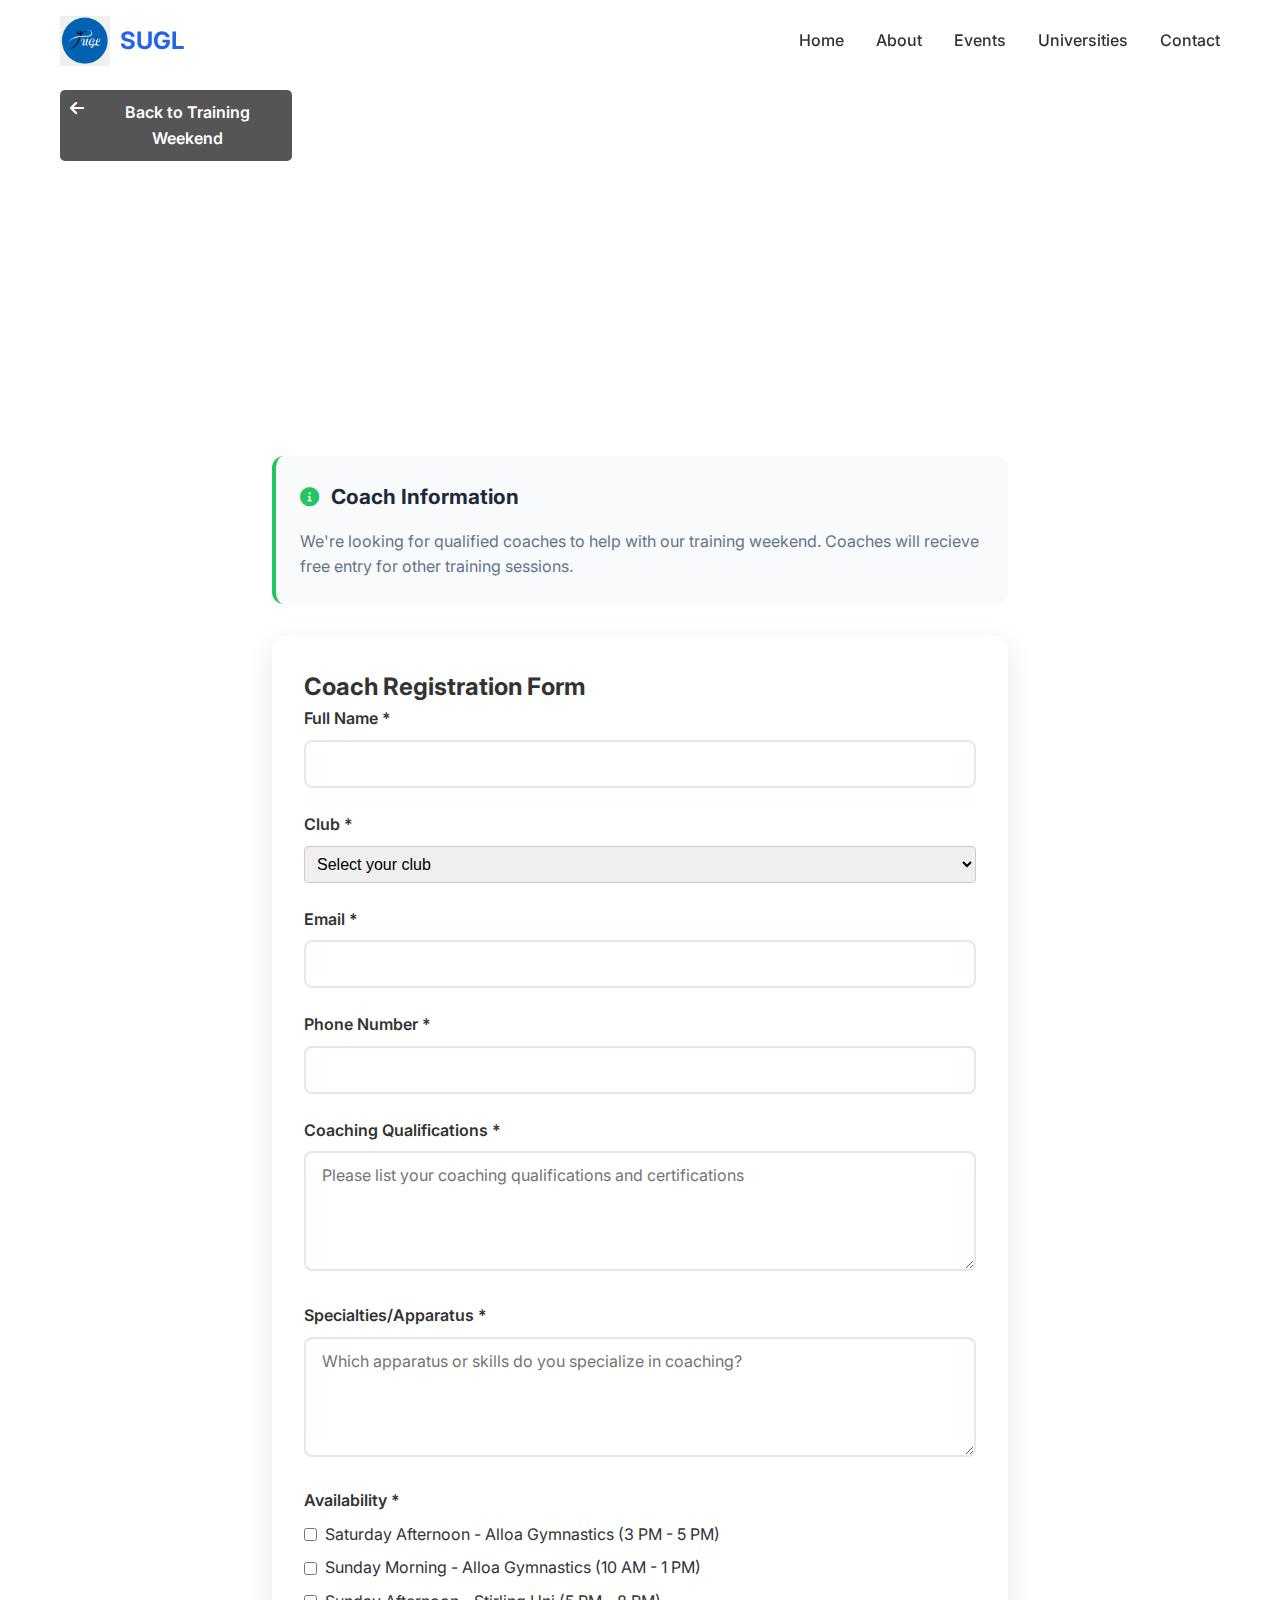
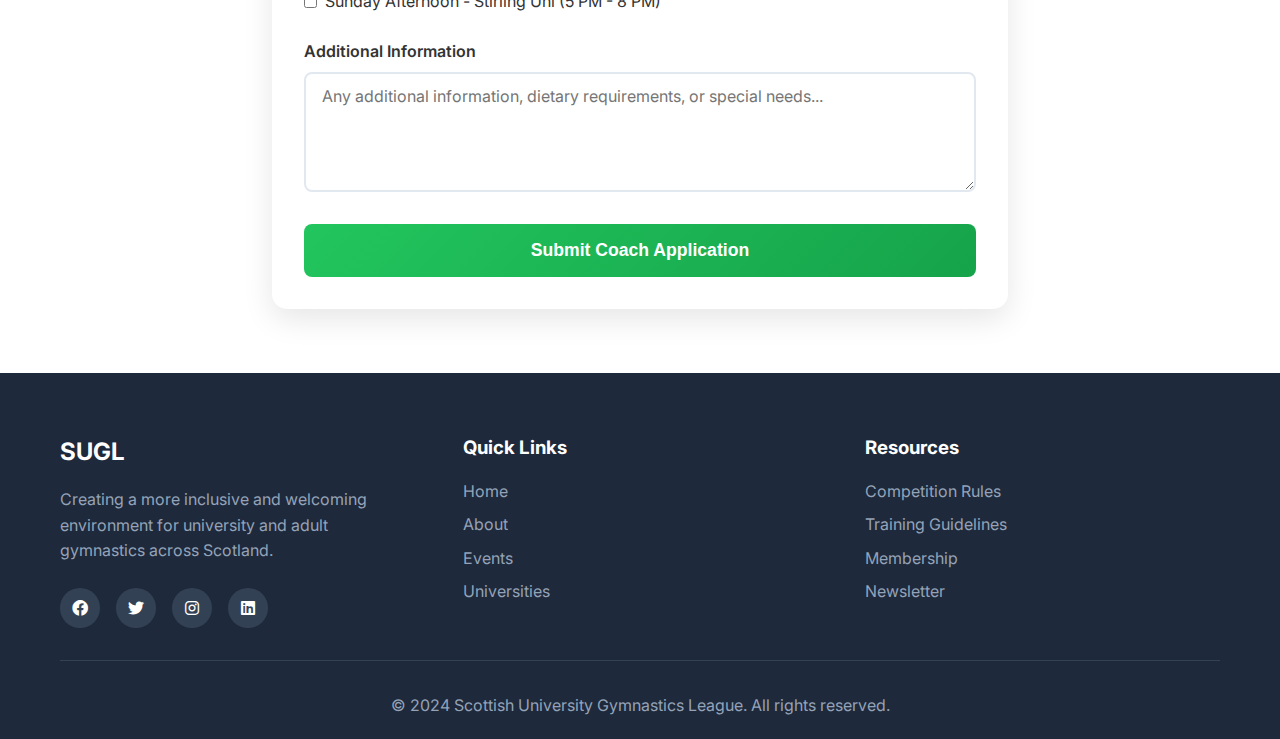
<file: events/coaches-signup.html>
<!DOCTYPE html>
<html lang="en">
<head>
    <meta charset="UTF-8">
    <meta name="viewport" content="width=device-width, initial-scale=1.0">
    <title>Coaches Signup - Training Weekend - SUGL Events</title>
    <link rel="stylesheet" href="../styles.css">
    <link href="https://fonts.googleapis.com/css2?family=Inter:wght@300;400;500;600;700&display=swap" rel="stylesheet">
    <link rel="stylesheet" href="https://cdnjs.cloudflare.com/ajax/libs/font-awesome/6.0.0/css/all.min.css">
    <style>
        .event-hero {
            background-image: url("https://pxl-v6-stiracuk.terminalfour.net/fit-in/1900x689/filters:quality(88)/filters:format(webp)/prod01/cdn/media/stirling/global-assets/homepage-banner-images/homepage.jpg");
            background-size: cover;
            background-position: center;
            background-repeat: no-repeat;
            color: white;
            padding: 80px 0;
            text-align: center;
        }
        
        .event-hero h1 {
            font-size: 3rem;
            margin-bottom: 1rem;
        }
        
        .back-link {
            display: inline-flex;
            margin-right: 80%;
            margin-top: 10px;
            gap: 0.5rem;
            color: #fff;
            text-decoration: none;
            background-color: #000a;
            padding: 10px;
            border-radius: 5px;
            font-weight: 600;
            margin-bottom: 2rem;
            transition: color 0.3s ease;
        }
        
        .back-link:hover {
            color: #16a34a;
        }
        
        .coaches-form-container {
            max-width: 800px;
            margin: 4rem auto;
            padding: 0 2rem;
        }
        
        .registration-form {
            background: white;
            padding: 2rem;
            border-radius: 15px;
            box-shadow: 0 10px 30px rgba(0, 0, 0, 0.1);
        }
        
        .form-group {
            margin-bottom: 1.5rem;
        }
        
        .form-group label {
            display: block;
            margin-bottom: 0.5rem;
            font-weight: 600;
            color: #333;
        }

        .form-group select {
            width: 100%;
            padding: 0.5rem;
            border: 1px solid #ccc;
            border-radius: 4px;
            font-size: 1rem;
        }
        .form-group input:focus,
        .form-group select:focus,
        .form-group textarea:focus {
            outline: none;
            border-color: #22c55e;
        }
        
        .btn-register {
            background: linear-gradient(135deg, #22c55e 0%, #16a34a 100%);
            color: white;
            padding: 1rem 2rem;
            border: none;
            border-radius: 8px;
            font-size: 1.1rem;
            font-weight: 600;
            cursor: pointer;
            transition: transform 0.3s ease;
            width: 100%;
        }
        
        .btn-register:hover {
            transform: translateY(-2px);
        }
        
        .btn-register:disabled {
            opacity: 0.7;
            cursor: not-allowed;
            transform: none;
        }
        
        .btn-loading {
            display: flex;
            align-items: center;
            justify-content: center;
            gap: 0.5rem;
        }
        
        .fa-spinner {
            animation: spin 1s linear infinite;
        }
        
        @keyframes spin {
            0% { transform: rotate(0deg); }
            100% { transform: rotate(360deg); }
        }
        
        #form-messages {
            animation: fadeIn 0.3s ease-in;
        }
        
        @keyframes fadeIn {
            from { opacity: 0; transform: translateY(-10px); }
            to { opacity: 1; transform: translateY(0); }
        }
        
        .info-section {
            background: #f8fafc;
            padding: 1.5rem;
            border-radius: 12px;
            margin-bottom: 2rem;
            border-left: 4px solid #22c55e;
        }
        
        .info-section h3 {
            color: #1e293b;
            font-size: 1.3rem;
            margin-bottom: 1rem;
            display: flex;
            align-items: center;
            gap: 0.75rem;
        }
        
        .info-section h3 i {
            color: #22c55e;
            font-size: 1.2rem;
        }
        
        .info-section p {
            color: #64748b;
            line-height: 1.6;
            margin: 0;
        }
    </style>
</head>
<body>
    <!-- Navigation -->
    <nav class="navbar">
        <div class="nav-container">
            <div class="nav-logo">
                <img src="../img/LOGO.jpg" alt="SUGL Logo" class="logo-image" style="width: 50px; height: 50px;">
                <span>SUGL</span>
            </div>
            <ul class="nav-menu">
                <li><a href="../index.html#home" class="nav-link">Home</a></li>
                <li><a href="../index.html#about" class="nav-link">About</a></li>
                <li><a href="../index.html#events" class="nav-link">Events</a></li>
                <li><a href="../index.html#universities" class="nav-link">Universities</a></li>
                <li><a href="../index.html#contact" class="nav-link">Contact</a></li>
            </ul>
            <div class="hamburger">
                <span class="bar"></span>
                <span class="bar"></span>
                <span class="bar"></span>
            </div>
        </div>
    </nav>

    <!-- Event Hero -->
    <section class="event-hero">
        <div class="container">
            <a href="training-weekend.html" class="back-link">
                <i class="fas fa-arrow-left"></i>
                Back to Training Weekend
            </a>
            <h1>Coaches Signup</h1>
            <p>Training Weekend - October 4-5, 2025</p>
        </div>
    </section>

    <!-- Coaches Form -->
    <section class="coaches-form-container">
        <div class="info-section">
            <h3><i class="fas fa-info-circle"></i> Coach Information</h3>
            <p>We're looking for qualified coaches to help with our training weekend. Coaches will recieve free entry for other training sessions.</p>
        </div>
        
        <div class="registration-form">
            <h2>Coach Registration Form</h2>
            <form action="https://formspree.io/f/xwpnjevv" method="POST" id="coaches-form">
                <div class="form-group">
                    <label for="name">Full Name *</label>
                    <input type="text" id="name" name="name" required>
                </div>
                
                <div class="form-group">
                    <label for="club">Club *</label>
                    <select id="club" name="club" required>
                        <option value="">Select your club</option>
                        <option value="stirling">University of Stirling</option>
                        <option value="edinburgh">University of Edinburgh</option>
                        <option value="glasgow">University of Glasgow</option>
                        <option value="gcu">Glasgow Caledonian University</option>
                        <option value="st-andrews">University of St Andrews</option>
                        <option value="aberdeen">University of Aberdeen</option>
                        <option value="rgu">Robert Gordon University</option>
                        <option value="dundee">University of Dundee</option>
                        <option value="heriot-watt">Heriot-Watt University</option>
                        <option value="other">Other (Specify Below)</option>
                    </select>
                    <input type="text" id="club_other" name="club_other" placeholder="Other club name" required style="display:none;">
                    <script>
                        document.addEventListener('DOMContentLoaded', function() {
                            const clubSelect = document.getElementById('club');
                            const clubOtherInput = document.getElementById('club_other');
                            
                            clubSelect.addEventListener('change', function() {
                                if (this.value === 'other') {
                                    clubOtherInput.style.display = 'block';
                                    clubOtherInput.required = true;
                                } else {
                                    clubOtherInput.style.display = 'none';
                                    clubOtherInput.required = false;
                                    clubOtherInput.value = '';
                                }
                            });
                        });
                    </script>
                </div>
                
                <div class="form-group">
                    <label for="email">Email *</label>
                    <input type="email" id="email" name="email" required>
                </div>
                
                <div class="form-group">
                    <label for="phone">Phone Number *</label>
                    <input type="tel" id="phone" name="phone" required>
                </div>
                
                <div class="form-group">
                    <label for="qualifications">Coaching Qualifications *</label>
                    <textarea id="qualifications" name="qualifications" rows="3" required placeholder="Please list your coaching qualifications and certifications"></textarea>
                </div>
                
                <div class="form-group">
                    <label for="specialties">Specialties/Apparatus *</label>
                    <textarea id="specialties" name="specialties" rows="2" required placeholder="Which apparatus or skills do you specialize in coaching?"></textarea>
                </div>
                
                <div class="form-group">
                    <label>Availability *</label>
                    <div style="margin-bottom: 0.5rem;">
                        <label style="font-weight: normal; display: flex; align-items: center; gap: 0.5rem; margin-bottom: 0.5rem;">
                            <input type="checkbox" name="availability" value="saturday_alloa" required>
                            Saturday Afternoon - Alloa Gymnastics (3 PM - 5 PM)
                        </label>
                        <label style="font-weight: normal; display: flex; align-items: center; gap: 0.5rem; margin-bottom: 0.5rem;">
                            <input type="checkbox" name="availability" value="sunday_alloa" required>
                            Sunday Morning - Alloa Gymnastics (10 AM - 1 PM)
                        </label>
                        <label style="font-weight: normal; display: flex; align-items: center; gap: 0.5rem; margin-bottom: 0.5rem;">
                            <input type="checkbox" name="availability" value="sunday_stirling" required>
                            Sunday Afternoon - Stirling Uni (5 PM - 8 PM)
                        </label>
                    </div>
                </div>
                
                <div class="form-group">
                    <label for="notes">Additional Information</label>
                    <textarea id="notes" name="notes" rows="3" placeholder="Any additional information, dietary requirements, or special needs..."></textarea>
                </div>
                
                <!-- Hidden field to identify the form -->
                <input type="hidden" name="_subject" value="Training Weekend Coach Registration">
                <input type="hidden" name="_next" value="?success=true">
                
                <button type="submit" class="btn-register" id="submit-btn">
                    <span class="btn-text">Submit Coach Application</span>
                    <span class="btn-loading" style="display: none;">
                        <i class="fas fa-spinner fa-spin"></i> Submitting...
                    </span>
                </button>
                
                <!-- Success/Error Messages -->
                <div id="form-messages" style="display: none; margin-top: 1rem; padding: 1rem; border-radius: 8px; text-align: center;">
                    <div id="success-message" style="display: none; background: #d4edda; color: #155724; border: 1px solid #c3e6cb;">
                        <i class="fas fa-check-circle"></i> Thank you! Your coach application has been submitted successfully. We'll be in touch soon.
                    </div>
                    <div id="error-message" style="display: none; background: #f8d7da; color: #721c24; border: 1px solid #f5c6cb;">
                        <i class="fas fa-exclamation-triangle"></i> Sorry, there was an error submitting your application. Please try again or contact us directly.
                    </div>
                </div>
            </form>
        </div>
    </section>

    <!-- Footer -->
    <footer class="footer">
        <div class="container">
            <div class="footer-content">
                <div class="footer-section">
                    <div class="footer-logo">
                        <span>SUGL</span>
                    </div>
                    <p>Creating a more inclusive and welcoming environment for university and adult gymnastics across Scotland.</p>
                    <div class="social-links">
                        <a href="#"><i class="fab fa-facebook"></i></a>
                        <a href="#"><i class="fab fa-twitter"></i></a>
                        <a href="#"><i class="fab fa-instagram"></i></a>
                        <a href="#"><i class="fab fa-linkedin"></i></a>
                    </div>
                </div>
                <div class="footer-section">
                    <h3>Quick Links</h3>
                    <ul>
                        <li><a href="../index.html#home">Home</a></li>
                        <li><a href="../index.html#about">About</a></li>
                        <li><a href="../index.html#events">Events</a></li>
                        <li><a href="../index.html#universities">Universities</a></li>
                    </ul>
                </div>
                <div class="footer-section">
                    <h3>Resources</h3>
                    <ul>
                        <li><a href="#">Competition Rules</a></li>
                        <li><a href="#">Training Guidelines</a></li>
                        <li><a href="#">Membership</a></li>
                        <li><a href="#">Newsletter</a></li>
                    </ul>
                </div>
            </div>
            <div class="footer-bottom">
                <p>&copy; 2024 Scottish University Gymnastics League. All rights reserved.</p>
            </div>
        </div>
    </footer>

    <script src="../script.js"></script>
    <script>
        // Form submission handling
        document.addEventListener('DOMContentLoaded', function() {
            const form = document.getElementById('coaches-form');
            const submitBtn = document.getElementById('submit-btn');
            const btnText = submitBtn.querySelector('.btn-text');
            const btnLoading = submitBtn.querySelector('.btn-loading');
            const formMessages = document.getElementById('form-messages');
            const successMessage = document.getElementById('success-message');
            const errorMessage = document.getElementById('error-message');

            // Check for success parameter in URL
            const urlParams = new URLSearchParams(window.location.search);
            if (urlParams.get('success') === 'true') {
                showSuccessMessage();
            }

            form.addEventListener('submit', function(e) {
                e.preventDefault();
                
                // Show loading state
                submitBtn.disabled = true;
                btnText.style.display = 'none';
                btnLoading.style.display = 'inline';
                
                // Hide any previous messages
                formMessages.style.display = 'none';
                successMessage.style.display = 'none';
                errorMessage.style.display = 'none';

                // Submit form data
                const formData = new FormData(form);
                
                fetch(form.action, {
                    method: 'POST',
                    body: formData,
                    headers: {
                        'Accept': 'application/json'
                    }
                })
                .then(response => {
                    if (response.ok) {
                        showSuccessMessage();
                        form.reset();
                    } else {
                        throw new Error('Form submission failed');
                    }
                })
                .catch(error => {
                    console.error('Error:', error);
                    showErrorMessage();
                })
                .finally(() => {
                    // Reset button state
                    submitBtn.disabled = false;
                    btnText.style.display = 'inline';
                    btnLoading.style.display = 'none';
                });
            });

            function showSuccessMessage() {
                formMessages.style.display = 'block';
                successMessage.style.display = 'block';
                errorMessage.style.display = 'none';
                
                // Scroll to message
                formMessages.scrollIntoView({ behavior: 'smooth', block: 'center' });
            }

            function showErrorMessage() {
                formMessages.style.display = 'block';
                successMessage.style.display = 'none';
                errorMessage.style.display = 'block';
                
                // Scroll to message
                formMessages.scrollIntoView({ behavior: 'smooth', block: 'center' });
            }
        });
    </script>
</body>
</html>
</file>
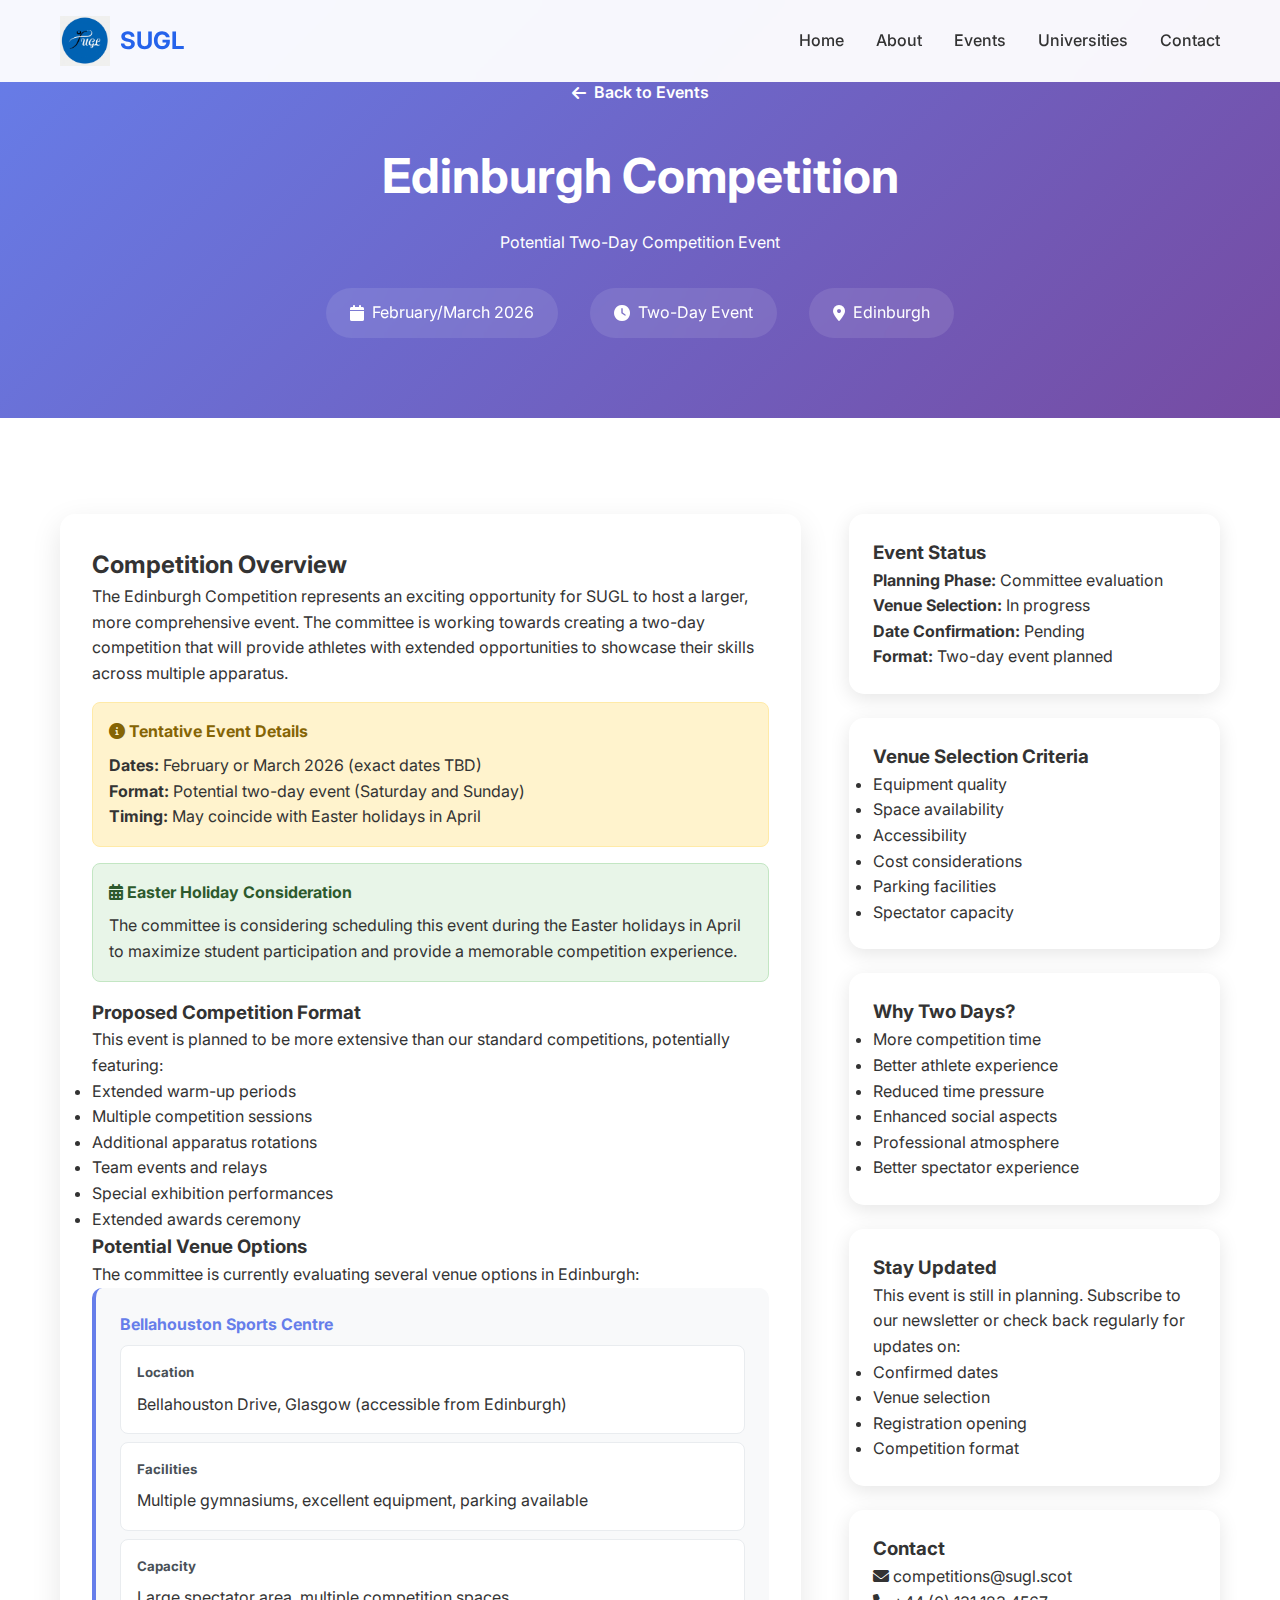
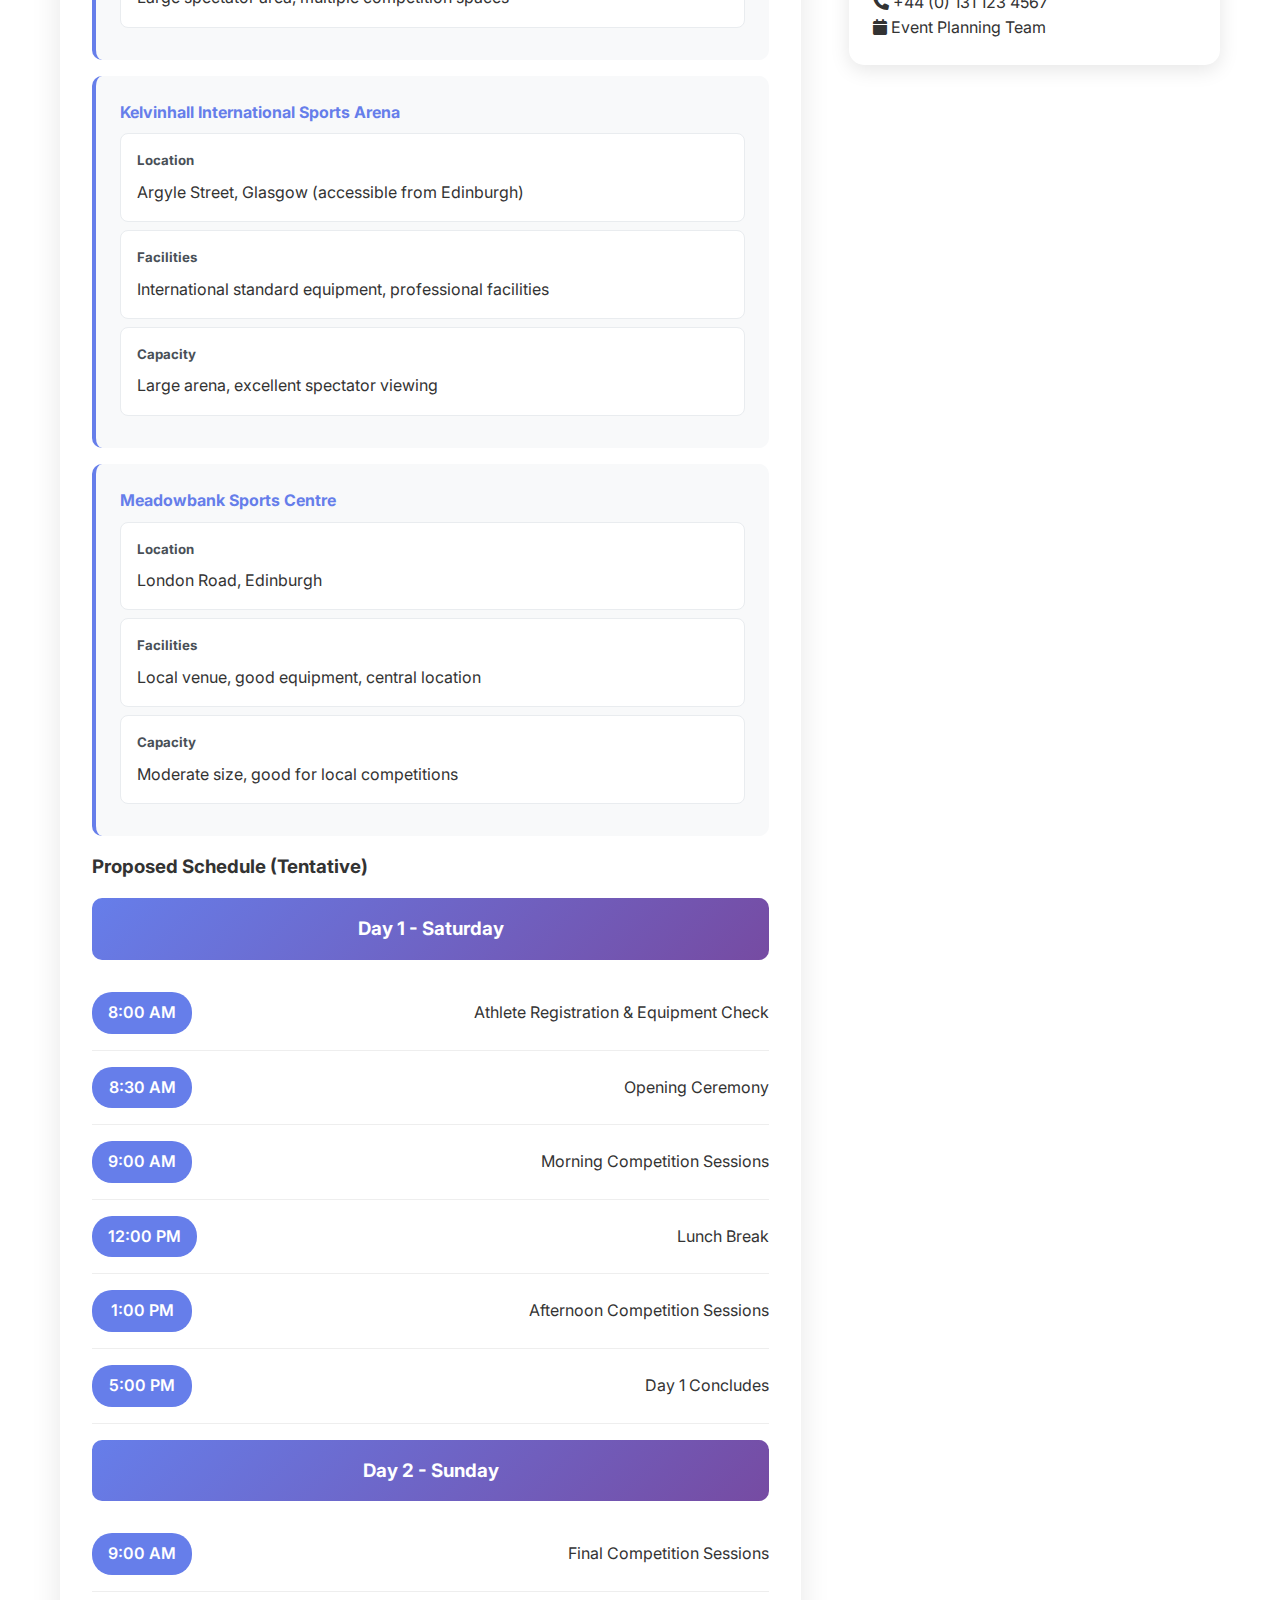
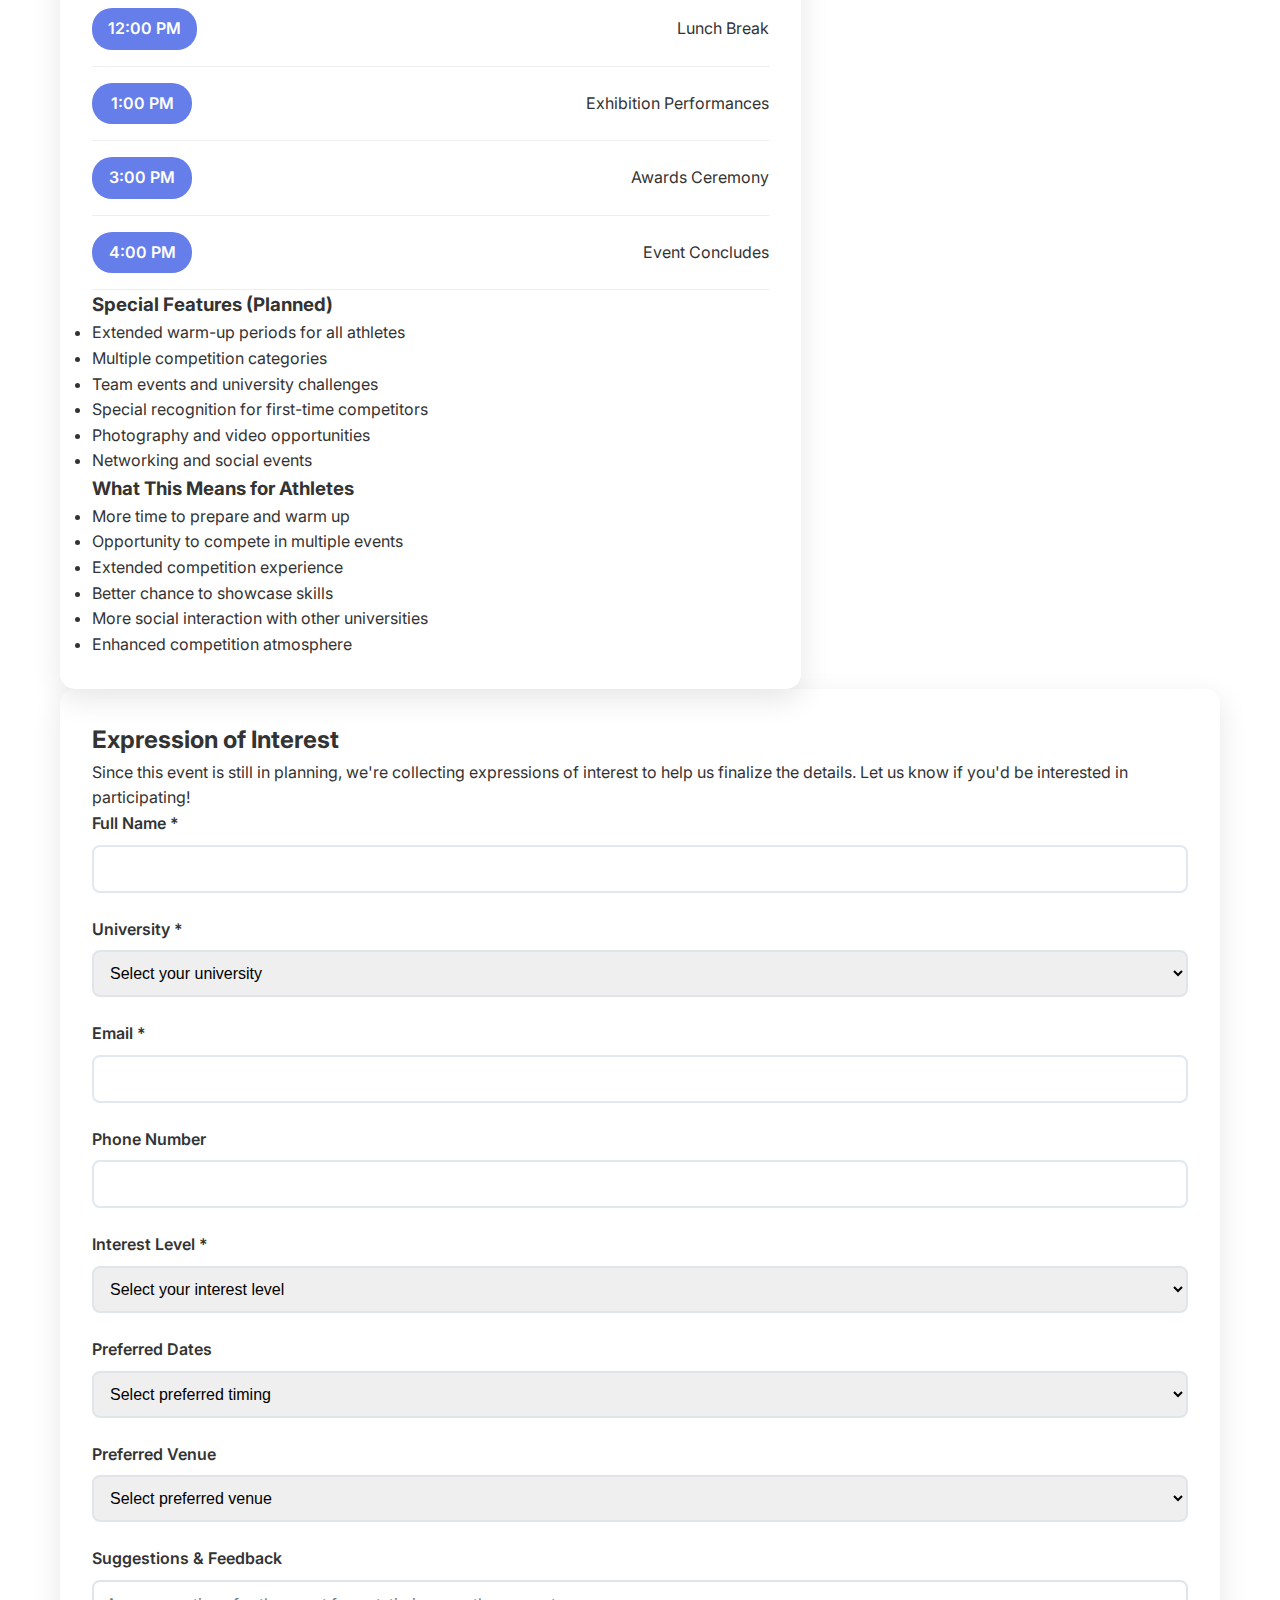
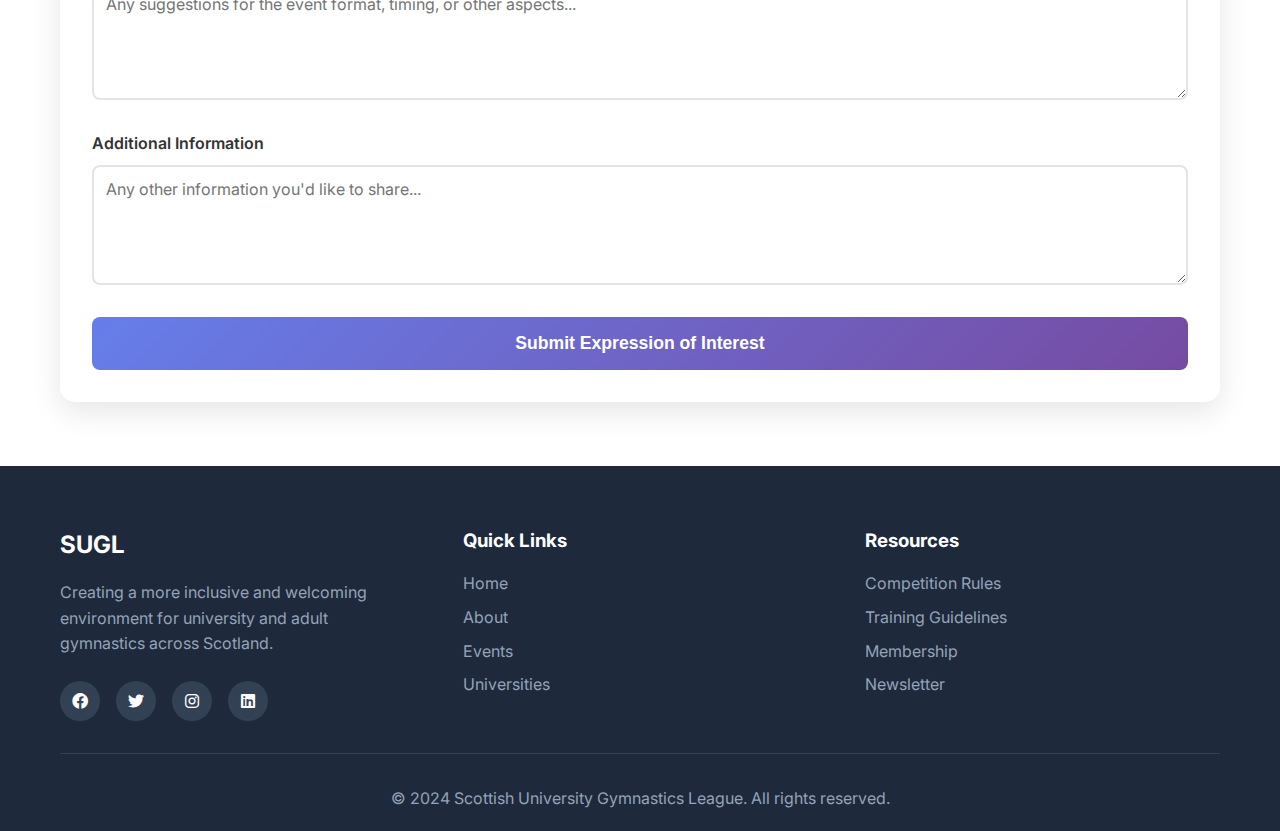
<file: events/edinburgh-competition.html>
<!DOCTYPE html>
<html lang="en">
<head>
    <meta charset="UTF-8">
    <meta name="viewport" content="width=device-width, initial-scale=1.0">
    <title>Edinburgh Competition - SUGL Events</title>
    <link rel="stylesheet" href="../styles.css">
    <link href="https://fonts.googleapis.com/css2?family=Inter:wght@300;400;500;600;700&display=swap" rel="stylesheet">
    <link rel="stylesheet" href="https://cdnjs.cloudflare.com/ajax/libs/font-awesome/6.0.0/css/all.min.css">
    <style>
        .event-hero {
            background: linear-gradient(135deg, #667eea 0%, #764ba2 100%);
            color: white;
            padding: 80px 0;
            text-align: center;
        }
        
        .event-hero h1 {
            font-size: 3rem;
            margin-bottom: 1rem;
        }
        
        .event-hero .event-meta {
            display: flex;
            justify-content: center;
            gap: 2rem;
            margin-top: 2rem;
            flex-wrap: wrap;
        }
        
        .event-meta-item {
            display: flex;
            align-items: center;
            gap: 0.5rem;
            background: rgba(255, 255, 255, 0.1);
            padding: 0.75rem 1.5rem;
            border-radius: 25px;
            backdrop-filter: blur(10px);
        }
        
        .event-content {
            padding: 4rem 0;
        }
        
        .event-grid {
            display: grid;
            grid-template-columns: 2fr 1fr;
            gap: 3rem;
            margin-top: 2rem;
        }
        
        .event-details-card {
            background: white;
            padding: 2rem;
            border-radius: 15px;
            box-shadow: 0 10px 30px rgba(0, 0, 0, 0.1);
        }
        
        .event-sidebar {
            display: flex;
            flex-direction: column;
            gap: 1.5rem;
        }
        
        .sidebar-card {
            background: white;
            padding: 1.5rem;
            border-radius: 15px;
            box-shadow: 0 5px 20px rgba(0, 0, 0, 0.1);
        }
        
        .venue-options {
            background: #f8f9fa;
            padding: 1.5rem;
            border-radius: 10px;
            margin-bottom: 1rem;
            border-left: 4px solid #667eea;
        }
        
        .venue-options h4 {
            color: #667eea;
            margin-bottom: 0.5rem;
        }
        
        .venue-option {
            background: white;
            padding: 1rem;
            border-radius: 8px;
            margin: 0.5rem 0;
            border: 1px solid #e9ecef;
        }
        
        .venue-option h5 {
            color: #495057;
            margin-bottom: 0.5rem;
        }
        
        .tentative-info {
            background: #fff3cd;
            border: 1px solid #ffeaa7;
            border-radius: 8px;
            padding: 1rem;
            margin: 1rem 0;
        }
        
        .tentative-info h4 {
            color: #856404;
            margin-bottom: 0.5rem;
        }
        
        .schedule-item {
            display: flex;
            justify-content: space-between;
            align-items: center;
            padding: 1rem 0;
            border-bottom: 1px solid #eee;
        }
        
        .schedule-item:last-child {
            border-bottom: none;
        }
        
        .time-slot {
            background: #667eea;
            color: white;
            padding: 0.5rem 1rem;
            border-radius: 20px;
            font-weight: 600;
            min-width: 100px;
            text-align: center;
        }
        
        .day-header {
            background: linear-gradient(135deg, #667eea 0%, #764ba2 100%);
            color: white;
            padding: 1rem;
            border-radius: 10px;
            margin: 1rem 0;
            text-align: center;
        }
        
        .registration-form {
            background: white;
            padding: 2rem;
            border-radius: 15px;
            box-shadow: 0 10px 30px rgba(0, 0, 0, 0.1);
        }
        
        .form-group {
            margin-bottom: 1.5rem;
        }
        
        .form-group label {
            display: block;
            margin-bottom: 0.5rem;
            font-weight: 600;
            color: #333;
        }
        
        .form-group input,
        .form-group select,
        .form-group textarea {
            width: 100%;
            padding: 0.75rem;
            border: 2px solid #e1e5e9;
            border-radius: 8px;
            font-size: 1rem;
            transition: border-color 0.3s ease;
        }
        
        .form-group input:focus,
        .form-group select:focus,
        .form-group textarea:focus {
            outline: none;
            border-color: #667eea;
        }
        
        .btn-register {
            background: linear-gradient(135deg, #667eea 0%, #764ba2 100%);
            color: white;
            padding: 1rem 2rem;
            border: none;
            border-radius: 8px;
            font-size: 1.1rem;
            font-weight: 600;
            cursor: pointer;
            transition: transform 0.3s ease;
            width: 100%;
        }
        
        .btn-register:hover {
            transform: translateY(-2px);
        }
        
        .back-link {
            display: inline-flex;
            align-items: center;
            gap: 0.5rem;
            color: white;
            text-decoration: none;
            font-weight: 600;
            margin-bottom: 2rem;
            transition: opacity 0.3s ease;
        }
        
        .back-link:hover {
            opacity: 0.8;
        }
        
        .easter-note {
            background: #e8f5e8;
            border: 1px solid #c3e6c3;
            border-radius: 8px;
            padding: 1rem;
            margin: 1rem 0;
        }
        
        .easter-note h4 {
            color: #2d5a2d;
            margin-bottom: 0.5rem;
        }
        
        @media (max-width: 768px) {
            .event-grid {
                grid-template-columns: 1fr;
            }
            
            .event-hero h1 {
                font-size: 2rem;
            }
            
            .event-meta {
                flex-direction: column;
                align-items: center;
            }
        }
    </style>
</head>
<body>
    <!-- Navigation -->
    <nav class="navbar">
        <div class="nav-container">
            <div class="nav-logo">
                <img src="../img/LOGO.jpg" alt="SUGL Logo" class="logo-image" style="width: 50px; height: 50px;">
                <span>SUGL</span>
            </div>
            <ul class="nav-menu">
                <li><a href="../index.html#home" class="nav-link">Home</a></li>
                <li><a href="../index.html#about" class="nav-link">About</a></li>
                <li><a href="../index.html#events" class="nav-link">Events</a></li>
                <li><a href="../index.html#universities" class="nav-link">Universities</a></li>
                <li><a href="../index.html#contact" class="nav-link">Contact</a></li>
            </ul>
            <div class="hamburger">
                <span class="bar"></span>
                <span class="bar"></span>
                <span class="bar"></span>
            </div>
        </div>
    </nav>

    <!-- Event Hero -->
    <section class="event-hero">
        <div class="container">
            <a href="../index.html#events" class="back-link">
                <i class="fas fa-arrow-left"></i>
                Back to Events
            </a>
            <h1>Edinburgh Competition</h1>
            <p>Potential Two-Day Competition Event</p>
            <div class="event-meta">
                <div class="event-meta-item">
                    <i class="fas fa-calendar"></i>
                    <span>February/March 2026</span>
                </div>
                <div class="event-meta-item">
                    <i class="fas fa-clock"></i>
                    <span>Two-Day Event</span>
                </div>
                <div class="event-meta-item">
                    <i class="fas fa-map-marker-alt"></i>
                    <span>Edinburgh</span>
                </div>
            </div>
        </div>
    </section>

    <!-- Event Content -->
    <section class="event-content">
        <div class="container">
            <div class="event-grid">
                <div class="event-details-card">
                    <h2>Competition Overview</h2>
                    <p>The Edinburgh Competition represents an exciting opportunity for SUGL to host a larger, more comprehensive event. The committee is working towards creating a two-day competition that will provide athletes with extended opportunities to showcase their skills across multiple apparatus.</p>
                    
                    <div class="tentative-info">
                        <h4><i class="fas fa-info-circle"></i> Tentative Event Details</h4>
                        <p><strong>Dates:</strong> February or March 2026 (exact dates TBD)<br>
                        <strong>Format:</strong> Potential two-day event (Saturday and Sunday)<br>
                        <strong>Timing:</strong> May coincide with Easter holidays in April</p>
                    </div>
                    
                    <div class="easter-note">
                        <h4><i class="fas fa-calendar-alt"></i> Easter Holiday Consideration</h4>
                        <p>The committee is considering scheduling this event during the Easter holidays in April to maximize student participation and provide a memorable competition experience.</p>
                    </div>
                    
                    <h3>Proposed Competition Format</h3>
                    <p>This event is planned to be more extensive than our standard competitions, potentially featuring:</p>
                    <ul>
                        <li>Extended warm-up periods</li>
                        <li>Multiple competition sessions</li>
                        <li>Additional apparatus rotations</li>
                        <li>Team events and relays</li>
                        <li>Special exhibition performances</li>
                        <li>Extended awards ceremony</li>
                    </ul>
                    
                    <h3>Potential Venue Options</h3>
                    <p>The committee is currently evaluating several venue options in Edinburgh:</p>
                    
                    <div class="venue-options">
                        <h4>Bellahouston Sports Centre</h4>
                        <div class="venue-option">
                            <h5>Location</h5>
                            <p>Bellahouston Drive, Glasgow (accessible from Edinburgh)</p>
                        </div>
                        <div class="venue-option">
                            <h5>Facilities</h5>
                            <p>Multiple gymnasiums, excellent equipment, parking available</p>
                        </div>
                        <div class="venue-option">
                            <h5>Capacity</h5>
                            <p>Large spectator area, multiple competition spaces</p>
                        </div>
                    </div>
                    
                    <div class="venue-options">
                        <h4>Kelvinhall International Sports Arena</h4>
                        <div class="venue-option">
                            <h5>Location</h5>
                            <p>Argyle Street, Glasgow (accessible from Edinburgh)</p>
                        </div>
                        <div class="venue-option">
                            <h5>Facilities</h5>
                            <p>International standard equipment, professional facilities</p>
                        </div>
                        <div class="venue-option">
                            <h5>Capacity</h5>
                            <p>Large arena, excellent spectator viewing</p>
                        </div>
                    </div>
                    
                    <div class="venue-options">
                        <h4>Meadowbank Sports Centre</h4>
                        <div class="venue-option">
                            <h5>Location</h5>
                            <p>London Road, Edinburgh</p>
                        </div>
                        <div class="venue-option">
                            <h5>Facilities</h5>
                            <p>Local venue, good equipment, central location</p>
                        </div>
                        <div class="venue-option">
                            <h5>Capacity</h5>
                            <p>Moderate size, good for local competitions</p>
                        </div>
                    </div>
                    
                    <h3>Proposed Schedule (Tentative)</h3>
                    
                    <div class="day-header">
                        <h3>Day 1 - Saturday</h3>
                    </div>
                    
                    <div class="schedule-item">
                        <span class="time-slot">8:00 AM</span>
                        <span>Athlete Registration & Equipment Check</span>
                    </div>
                    <div class="schedule-item">
                        <span class="time-slot">8:30 AM</span>
                        <span>Opening Ceremony</span>
                    </div>
                    <div class="schedule-item">
                        <span class="time-slot">9:00 AM</span>
                        <span>Morning Competition Sessions</span>
                    </div>
                    <div class="schedule-item">
                        <span class="time-slot">12:00 PM</span>
                        <span>Lunch Break</span>
                    </div>
                    <div class="schedule-item">
                        <span class="time-slot">1:00 PM</span>
                        <span>Afternoon Competition Sessions</span>
                    </div>
                    <div class="schedule-item">
                        <span class="time-slot">5:00 PM</span>
                        <span>Day 1 Concludes</span>
                    </div>
                    
                    <div class="day-header">
                        <h3>Day 2 - Sunday</h3>
                    </div>
                    
                    <div class="schedule-item">
                        <span class="time-slot">9:00 AM</span>
                        <span>Final Competition Sessions</span>
                    </div>
                    <div class="schedule-item">
                        <span class="time-slot">12:00 PM</span>
                        <span>Lunch Break</span>
                    </div>
                    <div class="schedule-item">
                        <span class="time-slot">1:00 PM</span>
                        <span>Exhibition Performances</span>
                    </div>
                    <div class="schedule-item">
                        <span class="time-slot">3:00 PM</span>
                        <span>Awards Ceremony</span>
                    </div>
                    <div class="schedule-item">
                        <span class="time-slot">4:00 PM</span>
                        <span>Event Concludes</span>
                    </div>
                    
                    <h3>Special Features (Planned)</h3>
                    <ul>
                        <li>Extended warm-up periods for all athletes</li>
                        <li>Multiple competition categories</li>
                        <li>Team events and university challenges</li>
                        <li>Special recognition for first-time competitors</li>
                        <li>Photography and video opportunities</li>
                        <li>Networking and social events</li>
                    </ul>
                    
                    <h3>What This Means for Athletes</h3>
                    <ul>
                        <li>More time to prepare and warm up</li>
                        <li>Opportunity to compete in multiple events</li>
                        <li>Extended competition experience</li>
                        <li>Better chance to showcase skills</li>
                        <li>More social interaction with other universities</li>
                        <li>Enhanced competition atmosphere</li>
                    </ul>
                </div>
                
                <div class="event-sidebar">
                    <div class="sidebar-card">
                        <h3>Event Status</h3>
                        <p><strong>Planning Phase:</strong> Committee evaluation</p>
                        <p><strong>Venue Selection:</strong> In progress</p>
                        <p><strong>Date Confirmation:</strong> Pending</p>
                        <p><strong>Format:</strong> Two-day event planned</p>
                    </div>
                    
                    <div class="sidebar-card">
                        <h3>Venue Selection Criteria</h3>
                        <ul>
                            <li>Equipment quality</li>
                            <li>Space availability</li>
                            <li>Accessibility</li>
                            <li>Cost considerations</li>
                            <li>Parking facilities</li>
                            <li>Spectator capacity</li>
                        </ul>
                    </div>
                    
                    <div class="sidebar-card">
                        <h3>Why Two Days?</h3>
                        <ul>
                            <li>More competition time</li>
                            <li>Better athlete experience</li>
                            <li>Reduced time pressure</li>
                            <li>Enhanced social aspects</li>
                            <li>Professional atmosphere</li>
                            <li>Better spectator experience</li>
                        </ul>
                    </div>
                    
                    <div class="sidebar-card">
                        <h3>Stay Updated</h3>
                        <p>This event is still in planning. Subscribe to our newsletter or check back regularly for updates on:</p>
                        <ul>
                            <li>Confirmed dates</li>
                            <li>Venue selection</li>
                            <li>Registration opening</li>
                            <li>Competition format</li>
                        </ul>
                    </div>
                    
                    <div class="sidebar-card">
                        <h3>Contact</h3>
                        <p><i class="fas fa-envelope"></i> competitions@sugl.scot</p>
                        <p><i class="fas fa-phone"></i> +44 (0) 131 123 4567</p>
                        <p><i class="fas fa-calendar"></i> Event Planning Team</p>
                    </div>
                </div>
            </div>
            
            <!-- Expression of Interest Form -->
            <div class="registration-form">
                <h2>Expression of Interest</h2>
                <p>Since this event is still in planning, we're collecting expressions of interest to help us finalize the details. Let us know if you'd be interested in participating!</p>
                
                <form>
                    <div class="form-group">
                        <label for="name">Full Name *</label>
                        <input type="text" id="name" name="name" required>
                    </div>
                    
                    <div class="form-group">
                        <label for="university">University *</label>
                        <select id="university" name="university" required>
                            <option value="">Select your university</option>
                            <option value="edinburgh">University of Edinburgh</option>
                            <option value="glasgow">University of Glasgow</option>
                            <option value="st-andrews">University of St Andrews</option>
                            <option value="aberdeen">University of Aberdeen</option>
                            <option value="dundee">University of Dundee</option>
                            <option value="heriot-watt">Heriot-Watt University</option>
                        </select>
                    </div>
                    
                    <div class="form-group">
                        <label for="email">Email *</label>
                        <input type="email" id="email" name="email" required>
                    </div>
                    
                    <div class="form-group">
                        <label for="phone">Phone Number</label>
                        <input type="tel" id="phone" name="phone">
                    </div>
                    
                    <div class="form-group">
                        <label for="interest-level">Interest Level *</label>
                        <select id="interest-level" name="interest-level" required>
                            <option value="">Select your interest level</option>
                            <option value="definitely">Definitely interested</option>
                            <option value="probably">Probably interested</option>
                            <option value="maybe">Maybe interested</option>
                            <option value="not-sure">Not sure yet</option>
                        </select>
                    </div>
                    
                    <div class="form-group">
                        <label for="preferred-dates">Preferred Dates</label>
                        <select id="preferred-dates" name="preferred-dates">
                            <option value="">Select preferred timing</option>
                            <option value="february">February 2026</option>
                            <option value="march">March 2026</option>
                            <option value="easter">Easter holidays (April)</option>
                            <option value="no-preference">No preference</option>
                        </select>
                    </div>
                    
                    <div class="form-group">
                        <label for="preferred-venue">Preferred Venue</label>
                        <select id="preferred-venue" name="preferred-venue">
                            <option value="">Select preferred venue</option>
                            <option value="bellahouston">Bellahouston Sports Centre</option>
                            <option value="kelvinhall">Kelvinhall International Sports Arena</option>
                            <option value="meadowbank">Meadowbank Sports Centre</option>
                            <option value="no-preference">No preference</option>
                        </select>
                    </div>
                    
                    <div class="form-group">
                        <label for="suggestions">Suggestions & Feedback</label>
                        <textarea id="suggestions" name="suggestions" rows="3" placeholder="Any suggestions for the event format, timing, or other aspects..."></textarea>
                    </div>
                    
                    <div class="form-group">
                        <label for="additional-info">Additional Information</label>
                        <textarea id="additional-info" name="additional-info" rows="3" placeholder="Any other information you'd like to share..."></textarea>
                    </div>
                    
                    <button type="submit" class="btn-register">Submit Expression of Interest</button>
                </form>
            </div>
        </div>
    </section>

    <!-- Footer -->
    <footer class="footer">
        <div class="container">
            <div class="footer-content">
                <div class="footer-section">
                    <div class="footer-logo">
                        <span>SUGL</span>
                    </div>
                    <p>Creating a more inclusive and welcoming environment for university and adult gymnastics across Scotland.</p>
                    <div class="social-links">
                        <a href="#"><i class="fab fa-facebook"></i></a>
                        <a href="#"><i class="fab fa-twitter"></i></a>
                        <a href="#"><i class="fab fa-instagram"></i></a>
                        <a href="#"><i class="fab fa-linkedin"></i></a>
                    </div>
                </div>
                <div class="footer-section">
                    <h3>Quick Links</h3>
                    <ul>
                        <li><a href="../index.html#home">Home</a></li>
                        <li><a href="../index.html#about">About</a></li>
                        <li><a href="../index.html#events">Events</a></li>
                        <li><a href="../index.html#universities">Universities</a></li>
                    </ul>
                </div>
                <div class="footer-section">
                    <h3>Resources</h3>
                    <ul>
                        <li><a href="#">Competition Rules</a></li>
                        <li><a href="#">Training Guidelines</a></li>
                        <li><a href="#">Membership</a></li>
                        <li><a href="#">Newsletter</a></li>
                    </ul>
                </div>
            </div>
            <div class="footer-bottom">
                <p>&copy; 2024 Scottish University Gymnastics League. All rights reserved.</p>
            </div>
        </div>
    </footer>

    <script src="../script.js"></script>
</body>
</html>
</file>
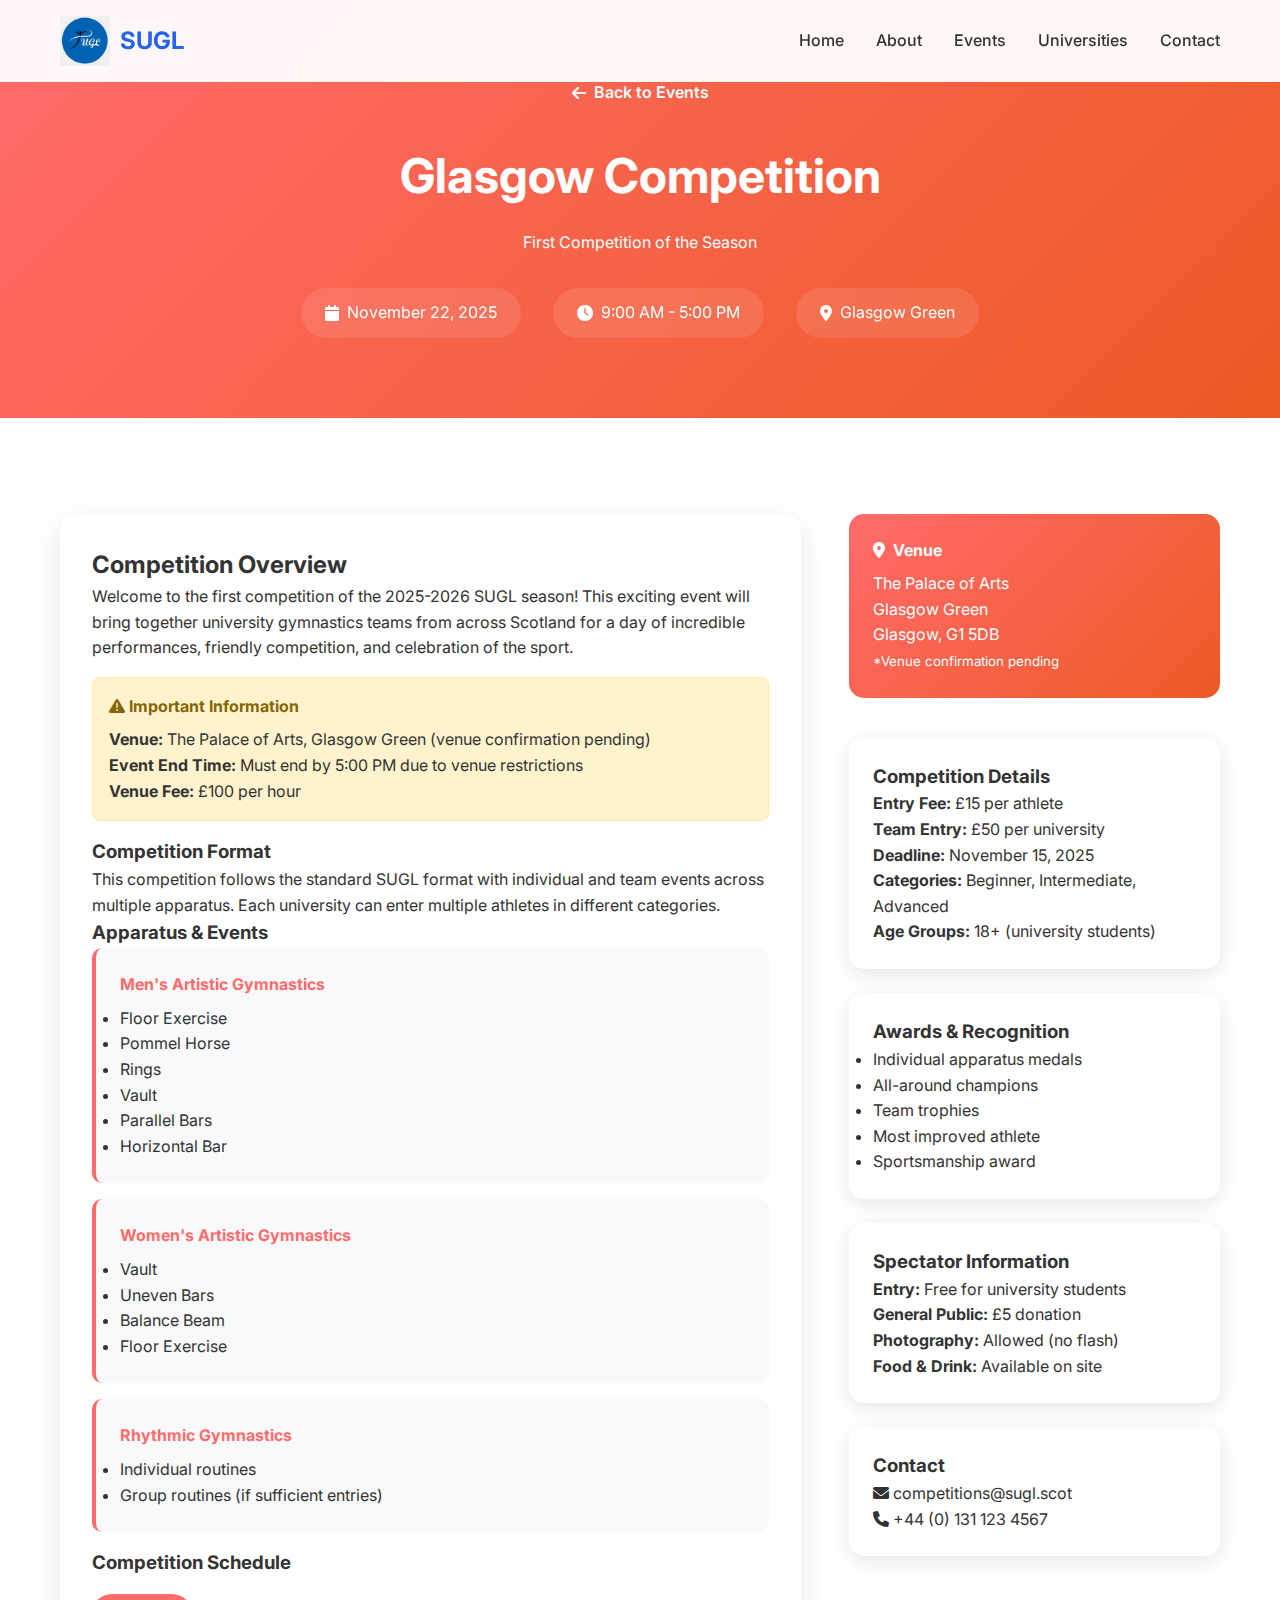
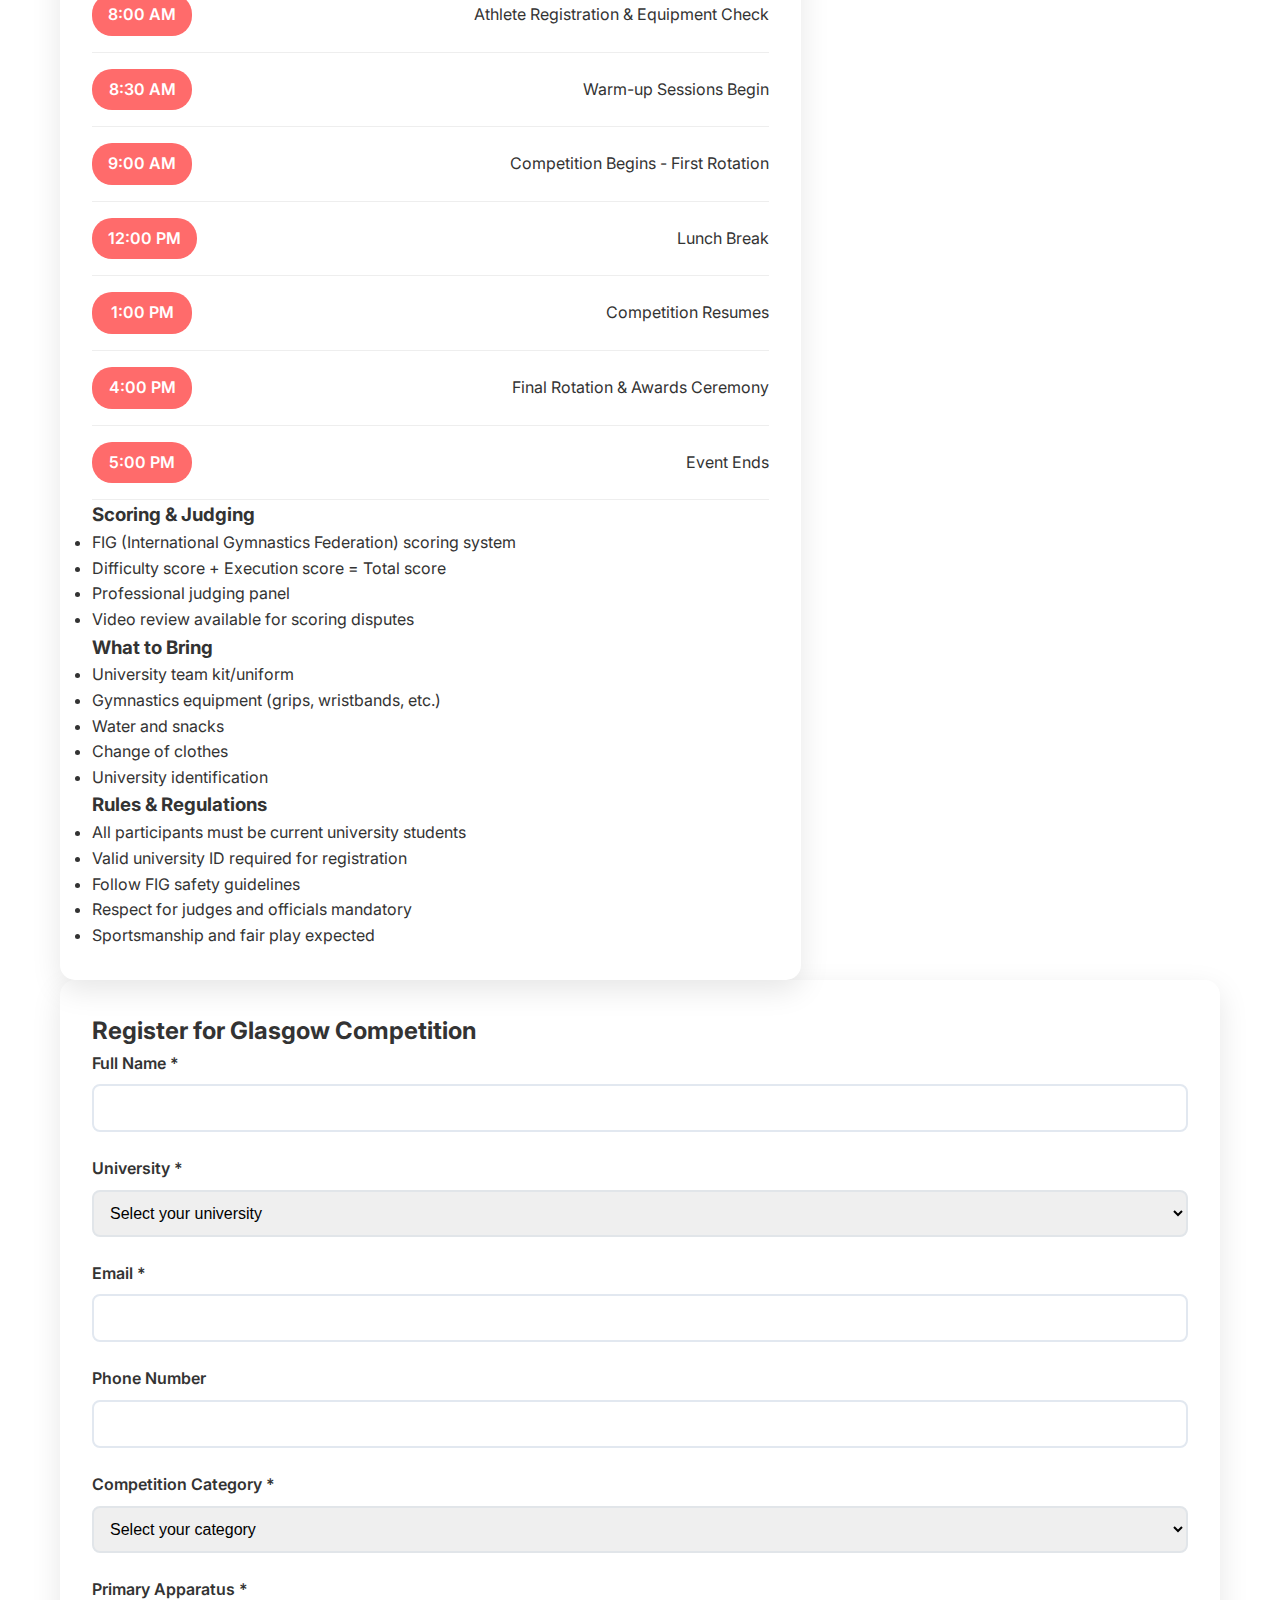
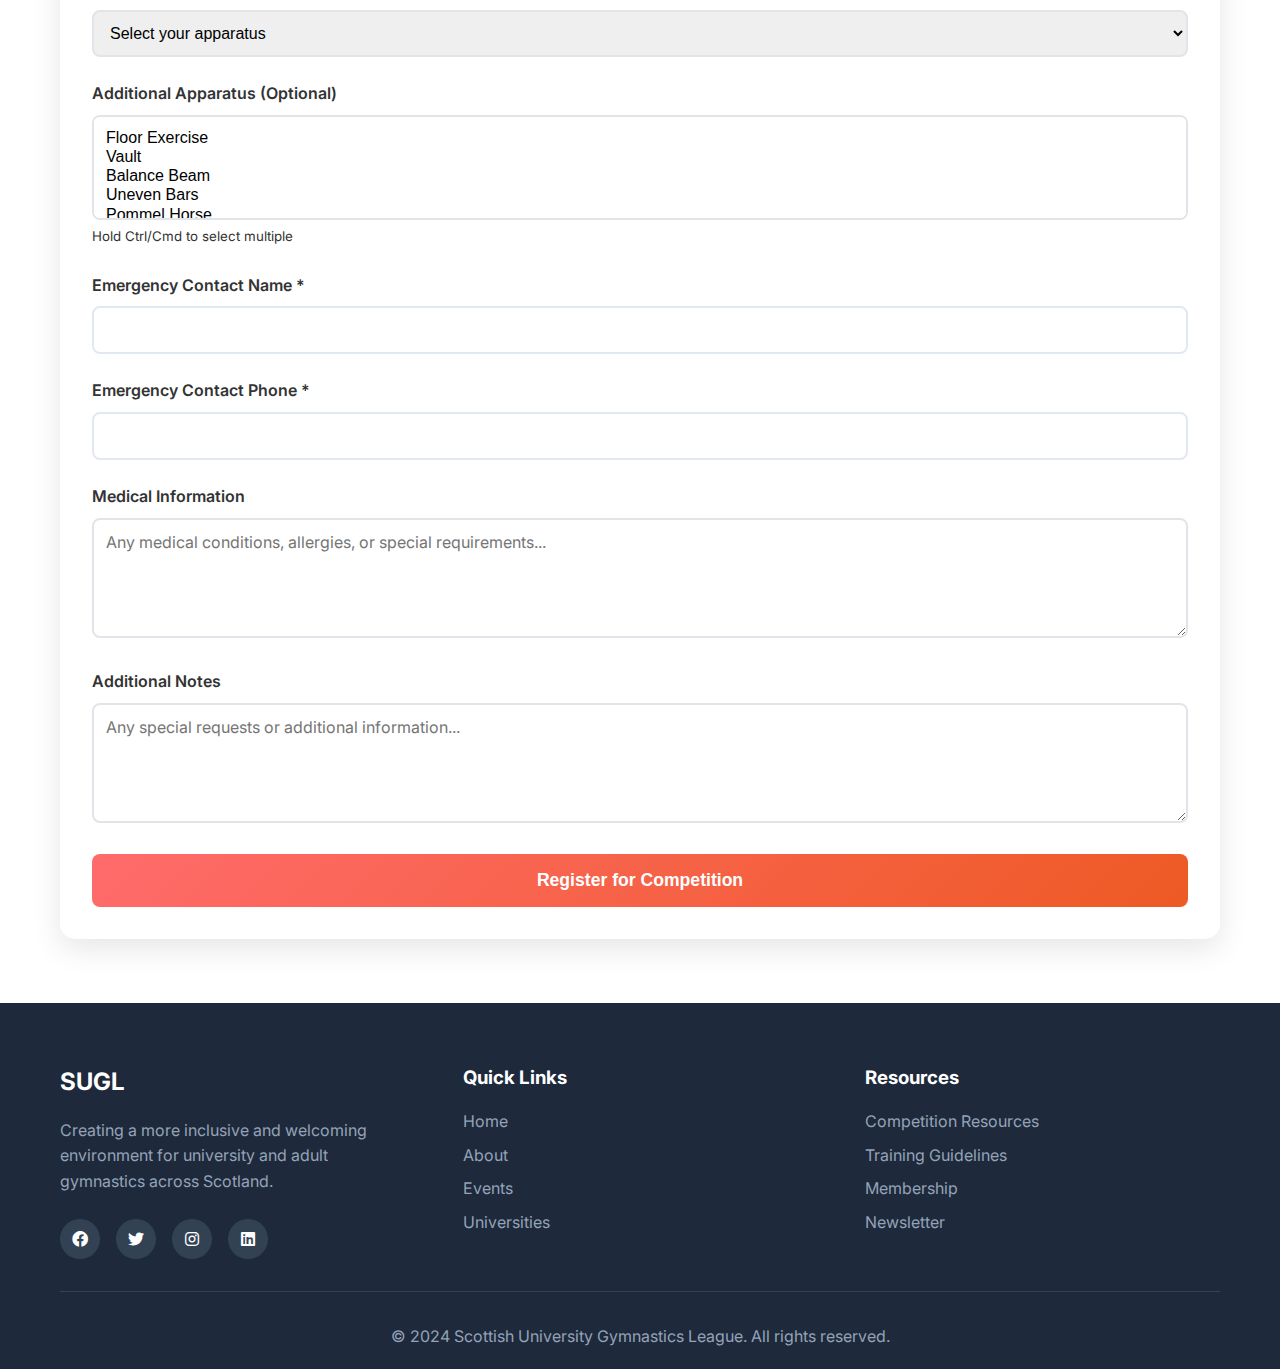
<file: events/glasgow-competition.html>
<!DOCTYPE html>
<html lang="en">
<head>
    <meta charset="UTF-8">
    <meta name="viewport" content="width=device-width, initial-scale=1.0">
    <title>Glasgow Competition - SUGL Events</title>
    <link rel="stylesheet" href="../styles.css">
    <link href="https://fonts.googleapis.com/css2?family=Inter:wght@300;400;500;600;700&display=swap" rel="stylesheet">
    <link rel="stylesheet" href="https://cdnjs.cloudflare.com/ajax/libs/font-awesome/6.0.0/css/all.min.css">
    <style>
        .event-hero {
            background: linear-gradient(135deg, #ff6b6b 0%, #ee5a24 100%);
            color: white;
            padding: 80px 0;
            text-align: center;
        }
        
        .event-hero h1 {
            font-size: 3rem;
            margin-bottom: 1rem;
        }
        
        .event-hero .event-meta {
            display: flex;
            justify-content: center;
            gap: 2rem;
            margin-top: 2rem;
            flex-wrap: wrap;
        }
        
        .event-meta-item {
            display: flex;
            align-items: center;
            gap: 0.5rem;
            background: rgba(255, 255, 255, 0.1);
            padding: 0.75rem 1.5rem;
            border-radius: 25px;
            backdrop-filter: blur(10px);
        }
        
        .event-content {
            padding: 4rem 0;
        }
        
        .event-grid {
            display: grid;
            grid-template-columns: 2fr 1fr;
            gap: 3rem;
            margin-top: 2rem;
        }
        
        .event-details-card {
            background: white;
            padding: 2rem;
            border-radius: 15px;
            box-shadow: 0 10px 30px rgba(0, 0, 0, 0.1);
        }
        
        .event-sidebar {
            display: flex;
            flex-direction: column;
            gap: 1.5rem;
        }
        
        .sidebar-card {
            background: white;
            padding: 1.5rem;
            border-radius: 15px;
            box-shadow: 0 5px 20px rgba(0, 0, 0, 0.1);
        }
        
        .competition-info {
            background: #fff5f5;
            border: 1px solid #fed7d7;
            border-radius: 8px;
            padding: 1rem;
            margin: 1rem 0;
        }
        
        .competition-info h4 {
            color: #c53030;
            margin-bottom: 0.5rem;
        }
        
        .apparatus-section {
            background: #f8f9fa;
            padding: 1.5rem;
            border-radius: 10px;
            margin-bottom: 1rem;
            border-left: 4px solid #ff6b6b;
        }
        
        .apparatus-section h4 {
            color: #ff6b6b;
            margin-bottom: 0.5rem;
        }
        
        .schedule-item {
            display: flex;
            justify-content: space-between;
            align-items: center;
            padding: 1rem 0;
            border-bottom: 1px solid #eee;
        }
        
        .schedule-item:last-child {
            border-bottom: none;
        }
        
        .time-slot {
            background: #ff6b6b;
            color: white;
            padding: 0.5rem 1rem;
            border-radius: 20px;
            font-weight: 600;
            min-width: 100px;
            text-align: center;
        }
        
        .venue-card {
            background: linear-gradient(135deg, #ff6b6b 0%, #ee5a24 100%);
            color: white;
            padding: 1.5rem;
            border-radius: 15px;
            margin-bottom: 1rem;
        }
        
        .venue-card h4 {
            margin-bottom: 0.5rem;
            display: flex;
            align-items: center;
            gap: 0.5rem;
        }
        
        .registration-form {
            background: white;
            padding: 2rem;
            border-radius: 15px;
            box-shadow: 0 10px 30px rgba(0, 0, 0, 0.1);
        }
        
        .form-group {
            margin-bottom: 1.5rem;
        }
        
        .form-group label {
            display: block;
            margin-bottom: 0.5rem;
            font-weight: 600;
            color: #333;
        }
        
        .form-group input,
        .form-group select,
        .form-group textarea {
            width: 100%;
            padding: 0.75rem;
            border: 2px solid #e1e5e9;
            border-radius: 8px;
            font-size: 1rem;
            transition: border-color 0.3s ease;
        }
        
        .form-group input:focus,
        .form-group select:focus,
        .form-group textarea:focus {
            outline: none;
            border-color: #ff6b6b;
        }
        
        .btn-register {
            background: linear-gradient(135deg, #ff6b6b 0%, #ee5a24 100%);
            color: white;
            padding: 1rem 2rem;
            border: none;
            border-radius: 8px;
            font-size: 1.1rem;
            font-weight: 600;
            cursor: pointer;
            transition: transform 0.3s ease;
            width: 100%;
        }
        
        .btn-register:hover {
            transform: translateY(-2px);
        }
        
        .back-link {
            display: inline-flex;
            align-items: center;
            gap: 0.5rem;
            color: white;
            text-decoration: none;
            font-weight: 600;
            margin-bottom: 2rem;
            transition: opacity 0.3s ease;
        }
        
        .back-link:hover {
            opacity: 0.8;
        }
        
        .important-note {
            background: #fff3cd;
            border: 1px solid #ffeaa7;
            border-radius: 8px;
            padding: 1rem;
            margin: 1rem 0;
        }
        
        .important-note h4 {
            color: #856404;
            margin-bottom: 0.5rem;
        }
        
        @media (max-width: 768px) {
            .event-grid {
                grid-template-columns: 1fr;
            }
            
            .event-hero h1 {
                font-size: 2rem;
            }
            
            .event-meta {
                flex-direction: column;
                align-items: center;
            }
        }
    </style>
</head>
<body>
    <!-- Navigation -->
    <nav class="navbar">
        <div class="nav-container">
            <div class="nav-logo">
                <img src="../img/LOGO.jpg" alt="SUGL Logo" class="logo-image" style="width: 50px; height: 50px;">
                <span>SUGL</span>
            </div>
            <ul class="nav-menu">
                <li><a href="../index.html#home" class="nav-link">Home</a></li>
                <li><a href="../index.html#about" class="nav-link">About</a></li>
                <li><a href="../index.html#events" class="nav-link">Events</a></li>
                <li><a href="../index.html#universities" class="nav-link">Universities</a></li>
                <li><a href="../index.html#contact" class="nav-link">Contact</a></li>
            </ul>
            <div class="hamburger">
                <span class="bar"></span>
                <span class="bar"></span>
                <span class="bar"></span>
            </div>
        </div>
    </nav>

    <!-- Event Hero -->
    <section class="event-hero">
        <div class="container">
            <a href="../index.html#events" class="back-link">
                <i class="fas fa-arrow-left"></i>
                Back to Events
            </a>
            <h1>Glasgow Competition</h1>
            <p>First Competition of the Season</p>
            <div class="event-meta">
                <div class="event-meta-item">
                    <i class="fas fa-calendar"></i>
                    <span>November 22, 2025</span>
                </div>
                <div class="event-meta-item">
                    <i class="fas fa-clock"></i>
                    <span>9:00 AM - 5:00 PM</span>
                </div>
                <div class="event-meta-item">
                    <i class="fas fa-map-marker-alt"></i>
                    <span>Glasgow Green</span>
                </div>
            </div>
        </div>
    </section>

    <!-- Event Content -->
    <section class="event-content">
        <div class="container">
            <div class="event-grid">
                <div class="event-details-card">
                    <h2>Competition Overview</h2>
                    <p>Welcome to the first competition of the 2025-2026 SUGL season! This exciting event will bring together university gymnastics teams from across Scotland for a day of incredible performances, friendly competition, and celebration of the sport.</p>
                    
                    <div class="important-note">
                        <h4><i class="fas fa-exclamation-triangle"></i> Important Information</h4>
                        <p><strong>Venue:</strong> The Palace of Arts, Glasgow Green (venue confirmation pending)<br>
                        <strong>Event End Time:</strong> Must end by 5:00 PM due to venue restrictions<br>
                        <strong>Venue Fee:</strong> £100 per hour</p>
                    </div>
                    
                    <h3>Competition Format</h3>
                    <p>This competition follows the standard SUGL format with individual and team events across multiple apparatus. Each university can enter multiple athletes in different categories.</p>
                    
                    <h3>Apparatus & Events</h3>
                    
                    <div class="apparatus-section">
                        <h4>Men's Artistic Gymnastics</h4>
                        <ul>
                            <li>Floor Exercise</li>
                            <li>Pommel Horse</li>
                            <li>Rings</li>
                            <li>Vault</li>
                            <li>Parallel Bars</li>
                            <li>Horizontal Bar</li>
                        </ul>
                    </div>
                    
                    <div class="apparatus-section">
                        <h4>Women's Artistic Gymnastics</h4>
                        <ul>
                            <li>Vault</li>
                            <li>Uneven Bars</li>
                            <li>Balance Beam</li>
                            <li>Floor Exercise</li>
                        </ul>
                    </div>
                    
                    <div class="apparatus-section">
                        <h4>Rhythmic Gymnastics</h4>
                        <ul>
                            <li>Individual routines</li>
                            <li>Group routines (if sufficient entries)</li>
                        </ul>
                    </div>
                    
                    <h3>Competition Schedule</h3>
                    <div class="schedule-item">
                        <span class="time-slot">8:00 AM</span>
                        <span>Athlete Registration & Equipment Check</span>
                    </div>
                    <div class="schedule-item">
                        <span class="time-slot">8:30 AM</span>
                        <span>Warm-up Sessions Begin</span>
                    </div>
                    <div class="schedule-item">
                        <span class="time-slot">9:00 AM</span>
                        <span>Competition Begins - First Rotation</span>
                    </div>
                    <div class="schedule-item">
                        <span class="time-slot">12:00 PM</span>
                        <span>Lunch Break</span>
                    </div>
                    <div class="schedule-item">
                        <span class="time-slot">1:00 PM</span>
                        <span>Competition Resumes</span>
                    </div>
                    <div class="schedule-item">
                        <span class="time-slot">4:00 PM</span>
                        <span>Final Rotation & Awards Ceremony</span>
                    </div>
                    <div class="schedule-item">
                        <span class="time-slot">5:00 PM</span>
                        <span>Event Ends</span>
                    </div>
                    
                    <h3>Scoring & Judging</h3>
                    <ul>
                        <li>FIG (International Gymnastics Federation) scoring system</li>
                        <li>Difficulty score + Execution score = Total score</li>
                        <li>Professional judging panel</li>
                        <li>Video review available for scoring disputes</li>
                    </ul>
                    
                    <h3>What to Bring</h3>
                    <ul>
                        <li>University team kit/uniform</li>
                        <li>Gymnastics equipment (grips, wristbands, etc.)</li>
                        <li>Water and snacks</li>
                        <li>Change of clothes</li>
                        <li>University identification</li>
                    </ul>
                    
                    <h3>Rules & Regulations</h3>
                    <ul>
                        <li>All participants must be current university students</li>
                        <li>Valid university ID required for registration</li>
                        <li>Follow FIG safety guidelines</li>
                        <li>Respect for judges and officials mandatory</li>
                        <li>Sportsmanship and fair play expected</li>
                    </ul>
                </div>
                
                <div class="event-sidebar">
                    <div class="venue-card">
                        <h4><i class="fas fa-map-marker-alt"></i> Venue</h4>
                        <p>The Palace of Arts<br>
                        Glasgow Green<br>
                        Glasgow, G1 5DB</p>
                        <small>*Venue confirmation pending</small>
                    </div>
                    
                    <div class="sidebar-card">
                        <h3>Competition Details</h3>
                        <p><strong>Entry Fee:</strong> £15 per athlete</p>
                        <p><strong>Team Entry:</strong> £50 per university</p>
                        <p><strong>Deadline:</strong> November 15, 2025</p>
                        <p><strong>Categories:</strong> Beginner, Intermediate, Advanced</p>
                        <p><strong>Age Groups:</strong> 18+ (university students)</p>
                    </div>
                    
                    <div class="sidebar-card">
                        <h3>Awards & Recognition</h3>
                        <ul>
                            <li>Individual apparatus medals</li>
                            <li>All-around champions</li>
                            <li>Team trophies</li>
                            <li>Most improved athlete</li>
                            <li>Sportsmanship award</li>
                        </ul>
                    </div>
                    
                    <div class="sidebar-card">
                        <h3>Spectator Information</h3>
                        <p><strong>Entry:</strong> Free for university students</p>
                        <p><strong>General Public:</strong> £5 donation</p>
                        <p><strong>Photography:</strong> Allowed (no flash)</p>
                        <p><strong>Food & Drink:</strong> Available on site</p>
                    </div>
                    
                    <div class="sidebar-card">
                        <h3>Contact</h3>
                        <p><i class="fas fa-envelope"></i> competitions@sugl.scot</p>
                        <p><i class="fas fa-phone"></i> +44 (0) 131 123 4567</p>
                    </div>
                </div>
            </div>
            
            <!-- Registration Form -->
            <div class="registration-form">
                <h2>Register for Glasgow Competition</h2>
                <form>
                    <div class="form-group">
                        <label for="name">Full Name *</label>
                        <input type="text" id="name" name="name" required>
                    </div>
                    
                    <div class="form-group">
                        <label for="university">University *</label>
                        <select id="university" name="university" required>
                            <option value="">Select your university</option>
                            <option value="edinburgh">University of Edinburgh</option>
                            <option value="glasgow">University of Glasgow</option>
                            <option value="st-andrews">University of St Andrews</option>
                            <option value="aberdeen">University of Aberdeen</option>
                            <option value="dundee">University of Dundee</option>
                            <option value="heriot-watt">Heriot-Watt University</option>
                        </select>
                    </div>
                    
                    <div class="form-group">
                        <label for="email">Email *</label>
                        <input type="email" id="email" name="email" required>
                    </div>
                    
                    <div class="form-group">
                        <label for="phone">Phone Number</label>
                        <input type="tel" id="phone" name="phone">
                    </div>
                    
                    <div class="form-group">
                        <label for="category">Competition Category *</label>
                        <select id="category" name="category" required>
                            <option value="">Select your category</option>
                            <option value="beginner">Beginner</option>
                            <option value="intermediate">Intermediate</option>
                            <option value="advanced">Advanced</option>
                        </select>
                    </div>
                    
                    <div class="form-group">
                        <label for="apparatus">Primary Apparatus *</label>
                        <select id="apparatus" name="apparatus" required>
                            <option value="">Select your apparatus</option>
                            <option value="floor">Floor Exercise</option>
                            <option value="vault">Vault</option>
                            <option value="beam">Balance Beam</option>
                            <option value="bars">Uneven Bars</option>
                            <option value="pommel">Pommel Horse</option>
                            <option value="rings">Rings</option>
                            <option value="parallel">Parallel Bars</option>
                            <option value="highbar">Horizontal Bar</option>
                            <option value="rhythmic">Rhythmic Gymnastics</option>
                        </select>
                    </div>
                    
                    <div class="form-group">
                        <label for="additional-apparatus">Additional Apparatus (Optional)</label>
                        <select id="additional-apparatus" name="additional-apparatus" multiple>
                            <option value="floor">Floor Exercise</option>
                            <option value="vault">Vault</option>
                            <option value="beam">Balance Beam</option>
                            <option value="bars">Uneven Bars</option>
                            <option value="pommel">Pommel Horse</option>
                            <option value="rings">Rings</option>
                            <option value="parallel">Parallel Bars</option>
                            <option value="highbar">Horizontal Bar</option>
                            <option value="rhythmic">Rhythmic Gymnastics</option>
                        </select>
                        <small>Hold Ctrl/Cmd to select multiple</small>
                    </div>
                    
                    <div class="form-group">
                        <label for="emergency-contact">Emergency Contact Name *</label>
                        <input type="text" id="emergency-contact" name="emergency-contact" required>
                    </div>
                    
                    <div class="form-group">
                        <label for="emergency-phone">Emergency Contact Phone *</label>
                        <input type="tel" id="emergency-phone" name="emergency-phone" required>
                    </div>
                    
                    <div class="form-group">
                        <label for="medical-info">Medical Information</label>
                        <textarea id="medical-info" name="medical-info" rows="3" placeholder="Any medical conditions, allergies, or special requirements..."></textarea>
                    </div>
                    
                    <div class="form-group">
                        <label for="notes">Additional Notes</label>
                        <textarea id="notes" name="notes" rows="3" placeholder="Any special requests or additional information..."></textarea>
                    </div>
                    
                    <button type="submit" class="btn-register">Register for Competition</button>
                </form>
            </div>
        </div>
    </section>

    <!-- Footer -->
    <footer class="footer">
        <div class="container">
            <div class="footer-content">
                <div class="footer-section">
                    <div class="footer-logo">
                        <span>SUGL</span>
                    </div>
                    <p>Creating a more inclusive and welcoming environment for university and adult gymnastics across Scotland.</p>
                    <div class="social-links">
                        <a href="#"><i class="fab fa-facebook"></i></a>
                        <a href="#"><i class="fab fa-twitter"></i></a>
                        <a href="#"><i class="fab fa-instagram"></i></a>
                        <a href="#"><i class="fab fa-linkedin"></i></a>
                    </div>
                </div>
                <div class="footer-section">
                    <h3>Quick Links</h3>
                    <ul>
                        <li><a href="../index.html#home">Home</a></li>
                        <li><a href="../index.html#about">About</a></li>
                        <li><a href="../index.html#events">Events</a></li>
                        <li><a href="../index.html#universities">Universities</a></li>
                    </ul>
                </div>
                <div class="footer-section">
                    <h3>Resources</h3>
                    <ul>
                        <li><a href="..\resources\competition-resources.html">Competition Resources</a></li>
                        <li><a href="#">Training Guidelines</a></li>
                        <li><a href="#">Membership</a></li>
                        <li><a href="#">Newsletter</a></li>
                    </ul>
                </div>
            </div>
            <div class="footer-bottom">
                <p>&copy; 2024 Scottish University Gymnastics League. All rights reserved.</p>
            </div>
        </div>
    </footer>

    <script src="../script.js"></script>
</body>
</html>
</file>
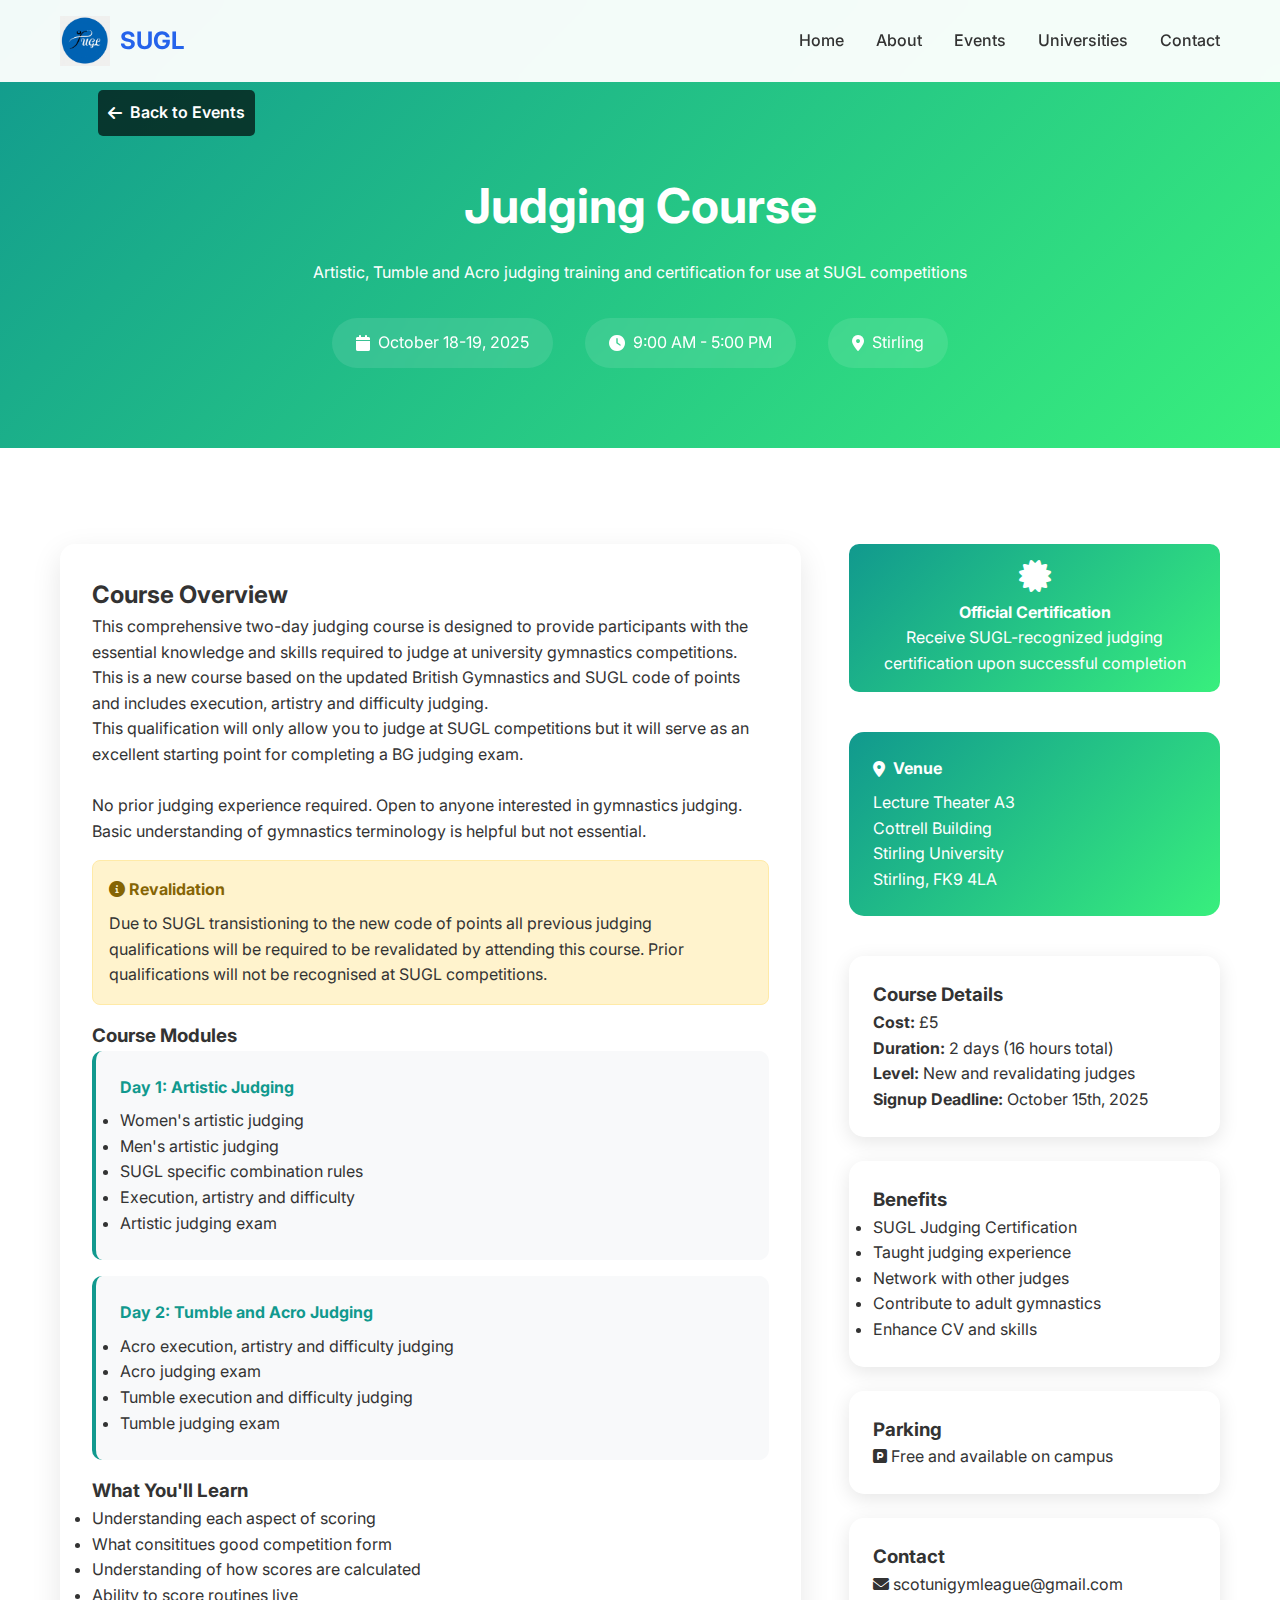
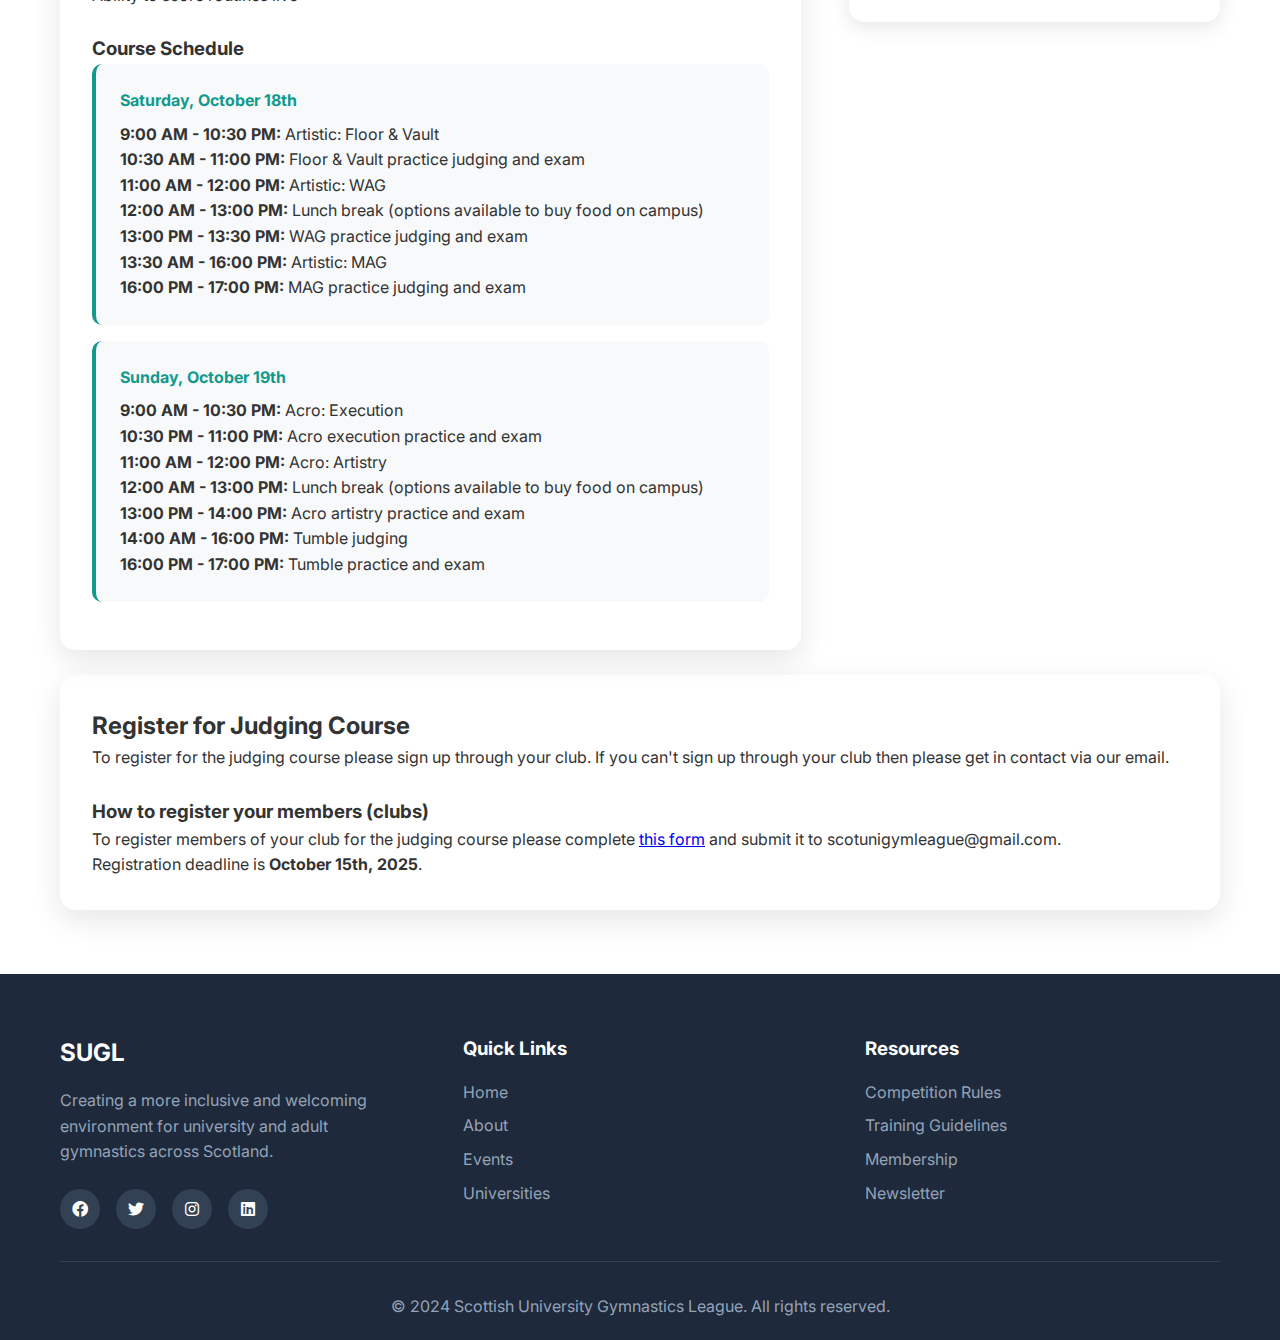
<file: events/judging-course.html>
<!DOCTYPE html>
<html lang="en">
<head>
    <meta charset="UTF-8">
    <meta name="viewport" content="width=device-width, initial-scale=1.0">
    <title>Judging Course - SUGL Events</title>
    <link rel="stylesheet" href="../styles.css">
    <link href="https://fonts.googleapis.com/css2?family=Inter:wght@300;400;500;600;700&display=swap" rel="stylesheet">
    <link rel="stylesheet" href="https://cdnjs.cloudflare.com/ajax/libs/font-awesome/6.0.0/css/all.min.css">
    <style>
        .event-hero {
            background: linear-gradient(135deg, #11998e 0%, #38ef7d 100%);
            color: white;
            padding: 80px 0;
            text-align: center;
        }
        
        .event-hero h1 {
            font-size: 3rem;
            margin-bottom: 1rem;
        }
        
        .event-hero .event-meta {
            display: flex;
            justify-content: center;
            gap: 2rem;
            margin-top: 2rem;
            flex-wrap: wrap;
        }
        
        .event-meta-item {
            display: flex;
            align-items: center;
            gap: 0.5rem;
            background: rgba(255, 255, 255, 0.1);
            padding: 0.75rem 1.5rem;
            border-radius: 25px;
            backdrop-filter: blur(10px);
        }
        
        .event-content {
            padding: 4rem 0;
        }
        
        .event-grid {
            display: grid;
            grid-template-columns: 2fr 1fr;
            gap: 3rem;
            margin-top: 2rem;
        }
        
        .event-details-card {
            background: white;
            padding: 2rem;
            border-radius: 15px;
            box-shadow: 0 10px 30px rgba(0, 0, 0, 0.1);
        }
        
        .event-sidebar {
            display: flex;
            flex-direction: column;
            gap: 1.5rem;
        }
        
        .sidebar-card {
            background: white;
            padding: 1.5rem;
            border-radius: 15px;
            box-shadow: 0 5px 20px rgba(0, 0, 0, 0.1);
        }
        
        .course-module {
            background: #f8f9fa;
            padding: 1.5rem;
            border-radius: 10px;
            margin-bottom: 1rem;
            border-left: 4px solid #11998e;
        }
        
        .course-module h4 {
            color: #11998e;
            margin-bottom: 0.5rem;
        }
        
        .certification-badge {
            background: linear-gradient(135deg, #11998e 0%, #38ef7d 100%);
            color: white;
            padding: 1rem;
            border-radius: 10px;
            text-align: center;
            margin-bottom: 1rem;
        }
        
        .certification-badge i {
            font-size: 2rem;
            margin-bottom: 0.5rem;
        }
        
        .venue-card {
            background: linear-gradient(135deg, #11998e 0%, #38ef7d 100%);
            color: white;
            padding: 1.5rem;
            border-radius: 15px;
            margin-bottom: 1rem;
        }
        
        .venue-card h4 {
            margin-bottom: 0.5rem;
            display: flex;
            align-items: center;
            gap: 0.5rem;
        }
        
        .registration-form {
            background: white;
            padding: 2rem;
            border-radius: 15px;
            box-shadow: 0 10px 30px rgba(0, 0, 0, 0.1);
        }
        
        .form-group {
            margin-bottom: 1.5rem;
        }
        
        .form-group label {
            display: block;
            margin-bottom: 0.5rem;
            font-weight: 600;
            color: #333;
        }
        
        .form-group input,
        .form-group select,
        .form-group textarea {
            width: 100%;
            padding: 0.75rem;
            border: 2px solid #e1e5e9;
            border-radius: 8px;
            font-size: 1rem;
            transition: border-color 0.3s ease;
        }
        
        .form-group input:focus,
        .form-group select:focus,
        .form-group textarea:focus {
            outline: none;
            border-color: #11998e;
        }
        
        .btn-register {
            background: linear-gradient(135deg, #11998e 0%, #38ef7d 100%);
            color: white;
            padding: 1rem 2rem;
            border: none;
            border-radius: 8px;
            font-size: 1.1rem;
            font-weight: 600;
            cursor: pointer;
            transition: transform 0.3s ease;
            width: 100%;
        }
        
        .btn-register:hover {
            transform: translateY(-2px);
        }
        
        .back-link {
            display: inline-flex;
            /* width: 100%; */
            margin-right: 80%;
            margin-top: 10px;
            gap: 0.5rem;
            color: #fff;
            text-decoration: none;
            background-color: #000a;
            padding: 10px;
            border-radius: 5px;
            font-weight: 600;
            margin-bottom: 2rem;
            transition: color 0.3s ease;
        }
        
        .back-link:hover {
            color: #16a34a;
        }
        
        .prerequisites {
            background: #fff3cd;
            border: 1px solid #ffeaa7;
            border-radius: 8px;
            padding: 1rem;
            margin: 1rem 0;
        }
        
        .prerequisites h4 {
            color: #856404;
            margin-bottom: 0.5rem;
        }
        
        @media (max-width: 768px) {
            .event-grid {
                grid-template-columns: 1fr;
            }
            
            .event-hero h1 {
                font-size: 2rem;
            }
            
            .event-meta {
                flex-direction: column;
                align-items: center;
            }
        }
    </style>
</head>
<body>
    <!-- Navigation -->
    <nav class="navbar">
        <div class="nav-container">
            <div class="nav-logo">
                <img src="../img/LOGO.jpg" alt="SUGL Logo" class="logo-image" style="width: 50px; height: 50px;">
                <span>SUGL</span>
            </div>
            <ul class="nav-menu">
                <li><a href="../index.html#home" class="nav-link">Home</a></li>
                <li><a href="../index.html#about" class="nav-link">About</a></li>
                <li><a href="../index.html#events" class="nav-link">Events</a></li>
                <li><a href="../index.html#universities" class="nav-link">Universities</a></li>
                <li><a href="../index.html#contact" class="nav-link">Contact</a></li>
            </ul>
            <div class="hamburger">
                <span class="bar"></span>
                <span class="bar"></span>
                <span class="bar"></span>
            </div>
        </div>
    </nav>

    <!-- Event Hero -->
    <section class="event-hero">
        <div class="container">
            <a href="../index.html#events" class="back-link">
                <i class="fas fa-arrow-left" style="margin: auto;"></i>
                Back to Events
            </a>
            <h1>Judging Course</h1>
            <p>Artistic, Tumble and Acro judging training and certification for use at SUGL competitions</p>
            <div class="event-meta">
                <div class="event-meta-item">
                    <i class="fas fa-calendar"></i>
                    <span>October 18-19, 2025</span>
                </div>
                <div class="event-meta-item">
                    <i class="fas fa-clock"></i>
                    <span>9:00 AM - 5:00 PM</span>
                </div>
                <div class="event-meta-item">
                    <i class="fas fa-map-marker-alt"></i>
                    <span>Stirling</span>
                </div>
            </div>
        </div>
    </section>

    <!-- Event Content -->
    <section class="event-content">
        <div class="container">
            <div class="event-grid">
                <div class="event-details-card">
                    <h2>Course Overview</h2>
                    <p>This comprehensive two-day judging course is designed to provide participants with the essential knowledge and skills required to judge at university gymnastics competitions. This is a new course based on the updated British Gymnastics and SUGL code of points and includes execution, artistry and difficulty judging.</p>
                    <p>This qualification will only allow you to judge at SUGL competitions but it will serve as an excellent starting point for completing a BG judging exam.</p>
                    <br>
                    <p>No prior judging experience required. Open to anyone interested in gymnastics judging. Basic understanding of gymnastics terminology is helpful but not essential.</p>
                    
                    <div class="prerequisites">
                        <h4><i class="fas fa-info-circle"></i> Revalidation</h4>
                        <p>Due to SUGL transistioning to the new code of points all previous judging qualifications will be required to be revalidated by attending this course. Prior qualifications will not be recognised at SUGL competitions.</p>
                    </div>
                    
                    <h3>Course Modules</h3>
                    
                    <div class="course-module">
                        <h4>Day 1: Artistic Judging</h4>
                        <ul>
                            <li>Women's artistic judging</li>
                            <li>Men's artistic judging</li>
                            <li>SUGL specific combination rules</li>
                            <li>Execution, artistry and difficulty</li>
                            <li>Artistic judging exam</li>
                        </ul>
                    </div>
                    
                    <div class="course-module">
                        <h4>Day 2: Tumble and Acro Judging</h4>
                        <ul>
                            <li>Acro execution, artistry and difficulty judging</li>
                            <li>Acro judging exam</li>
                            <li>Tumble execution and difficulty judging</li>
                            <li>Tumble judging exam</li>
                        </ul>
                    </div>
                    
                    <h3>What You'll Learn</h3>
                    <ul>
                        <li>Understanding each aspect of scoring</li>
                        <li>What consititues good competition form</li>
                        <li>Understanding of how scores are calculated</li>
                        <li>Ability to score routines live</li>
                    </ul>

                    <br>
                    
                    <h3>Course Schedule</h3>
                    <div class="course-module">
                        <h4>Saturday, October 18th</h4>
                        <p><strong>9:00 AM - 10:30 PM:</strong> Artistic: Floor & Vault<br>
                        <p><strong>10:30 AM - 11:00 PM:</strong> Floor & Vault practice judging and exam<br>
                        <p><strong>11:00 AM - 12:00 PM:</strong> Artistic: WAG<br>
                        <strong>12:00 AM - 13:00 PM:</strong> Lunch break (options available to buy food on campus)<br>
                        <strong>13:00 PM - 13:30 PM:</strong> WAG practice judging and exam</p>
                        <strong>13:30 AM - 16:00 PM:</strong> Artistic: MAG<br>
                        <strong>16:00 PM - 17:00 PM:</strong> MAG practice judging and exam</p>
                    </div>
                    
                    <div class="course-module">
                        <h4>Sunday, October 19th</h4>
                        <p><strong>9:00 AM - 10:30 PM:</strong> Acro: Execution<br>
                        <strong>10:30 PM - 11:00 PM:</strong> Acro execution practice and exam<br>
                        <p><strong>11:00 AM - 12:00 PM:</strong> Acro: Artistry<br>
                        <strong>12:00 AM - 13:00 PM:</strong> Lunch break (options available to buy food on campus)<br>
                        <strong>13:00 PM - 14:00 PM:</strong> Acro artistry practice and exam<br>
                        <strong>14:00 AM - 16:00 PM:</strong> Tumble judging<br>
                        <strong>16:00 PM - 17:00 PM:</strong> Tumble practice and exam</p>
                    </div>
                </div>
                
                <div class="event-sidebar">
                    <div class="certification-badge">
                        <i class="fas fa-certificate"></i>
                        <h4>Official Certification</h4>
                        <p>Receive SUGL-recognized judging certification upon successful completion</p>
                    </div>
                    
                    <div class="venue-card">
                        <h4><i class="fas fa-map-marker-alt"></i> Venue</h4>
                        <p> Lecture Theater A3<br>
                        Cottrell Building<br>
                        Stirling University<br>
                        Stirling, FK9 4LA</p>
                    </div>
                    
                    <div class="sidebar-card">
                        <h3>Course Details</h3>
                        <p><strong>Cost:</strong> £5</p>
                        <p><strong>Duration:</strong> 2 days (16 hours total)</p>
                        <p><strong>Level:</strong> New and revalidating judges </p>
                         <p><strong>Signup Deadline:</strong> October 15th, 2025 </p>
                    </div>
                    
                    <div class="sidebar-card">
                        <h3>Benefits</h3>
                        <ul>
                            <li>SUGL Judging Certification</li>
                            <li>Taught judging experience</li>
                            <li>Network with other judges</li>
                            <li>Contribute to adult gymnastics</li>
                            <li>Enhance CV and skills</li>
                        </ul>
                    </div>

                    <div class="sidebar-card">
                        <h3>Parking</h3>
                        <p><i class="fas fa-square-parking"></i> Free and available on campus</p>
                    </div>
                    
                    <div class="sidebar-card">
                        <h3>Contact</h3>
                        <p><i class="fas fa-envelope"></i> scotunigymleague@gmail.com</p>
                    </div>
                </div>
            </div>

            <br>
            
            <!-- Registration Form -->
            <div class="registration-form">
                <h2>Register for Judging Course</h2>
                <p> To register for the judging course please sign up through your club. If you can't sign up through your club then please get in contact via our email.</p>
                <br>

                <h3>How to register your members (clubs)</h3>
                <p>To register members of your club for the judging course please complete <a href="https://docs.google.com/spreadsheets/d/1PUGrYMdoZWymWFeMYHNmjz-32LgSJpOakA-3iqkCR4g/edit?usp=sharing">this form</a> and submit it to scotunigymleague@gmail.com.
                    <br>
                    Registration deadline is <strong>October 15th, 2025</strong>.
                </p>
            </div>
        </div>
    </section>

    <!-- Footer -->
    <footer class="footer">
        <div class="container">
            <div class="footer-content">
                <div class="footer-section">
                    <div class="footer-logo">
                        <span>SUGL</span>
                    </div>
                    <p>Creating a more inclusive and welcoming environment for university and adult gymnastics across Scotland.</p>
                    <div class="social-links">
                        <a href="#"><i class="fab fa-facebook"></i></a>
                        <a href="#"><i class="fab fa-twitter"></i></a>
                        <a href="#"><i class="fab fa-instagram"></i></a>
                        <a href="#"><i class="fab fa-linkedin"></i></a>
                    </div>
                </div>
                <div class="footer-section">
                    <h3>Quick Links</h3>
                    <ul>
                        <li><a href="../index.html#home">Home</a></li>
                        <li><a href="../index.html#about">About</a></li>
                        <li><a href="../index.html#events">Events</a></li>
                        <li><a href="../index.html#universities">Universities</a></li>
                    </ul>
                </div>
                <div class="footer-section">
                    <h3>Resources</h3>
                    <ul>
                        <li><a href="#">Competition Rules</a></li>
                        <li><a href="#">Training Guidelines</a></li>
                        <li><a href="#">Membership</a></li>
                        <li><a href="#">Newsletter</a></li>
                    </ul>
                </div>
            </div>
            <div class="footer-bottom">
                <p>&copy; 2024 Scottish University Gymnastics League. All rights reserved.</p>
            </div>
        </div>
    </footer>

    <script src="../script.js"></script>
</body>
</html>
</file>
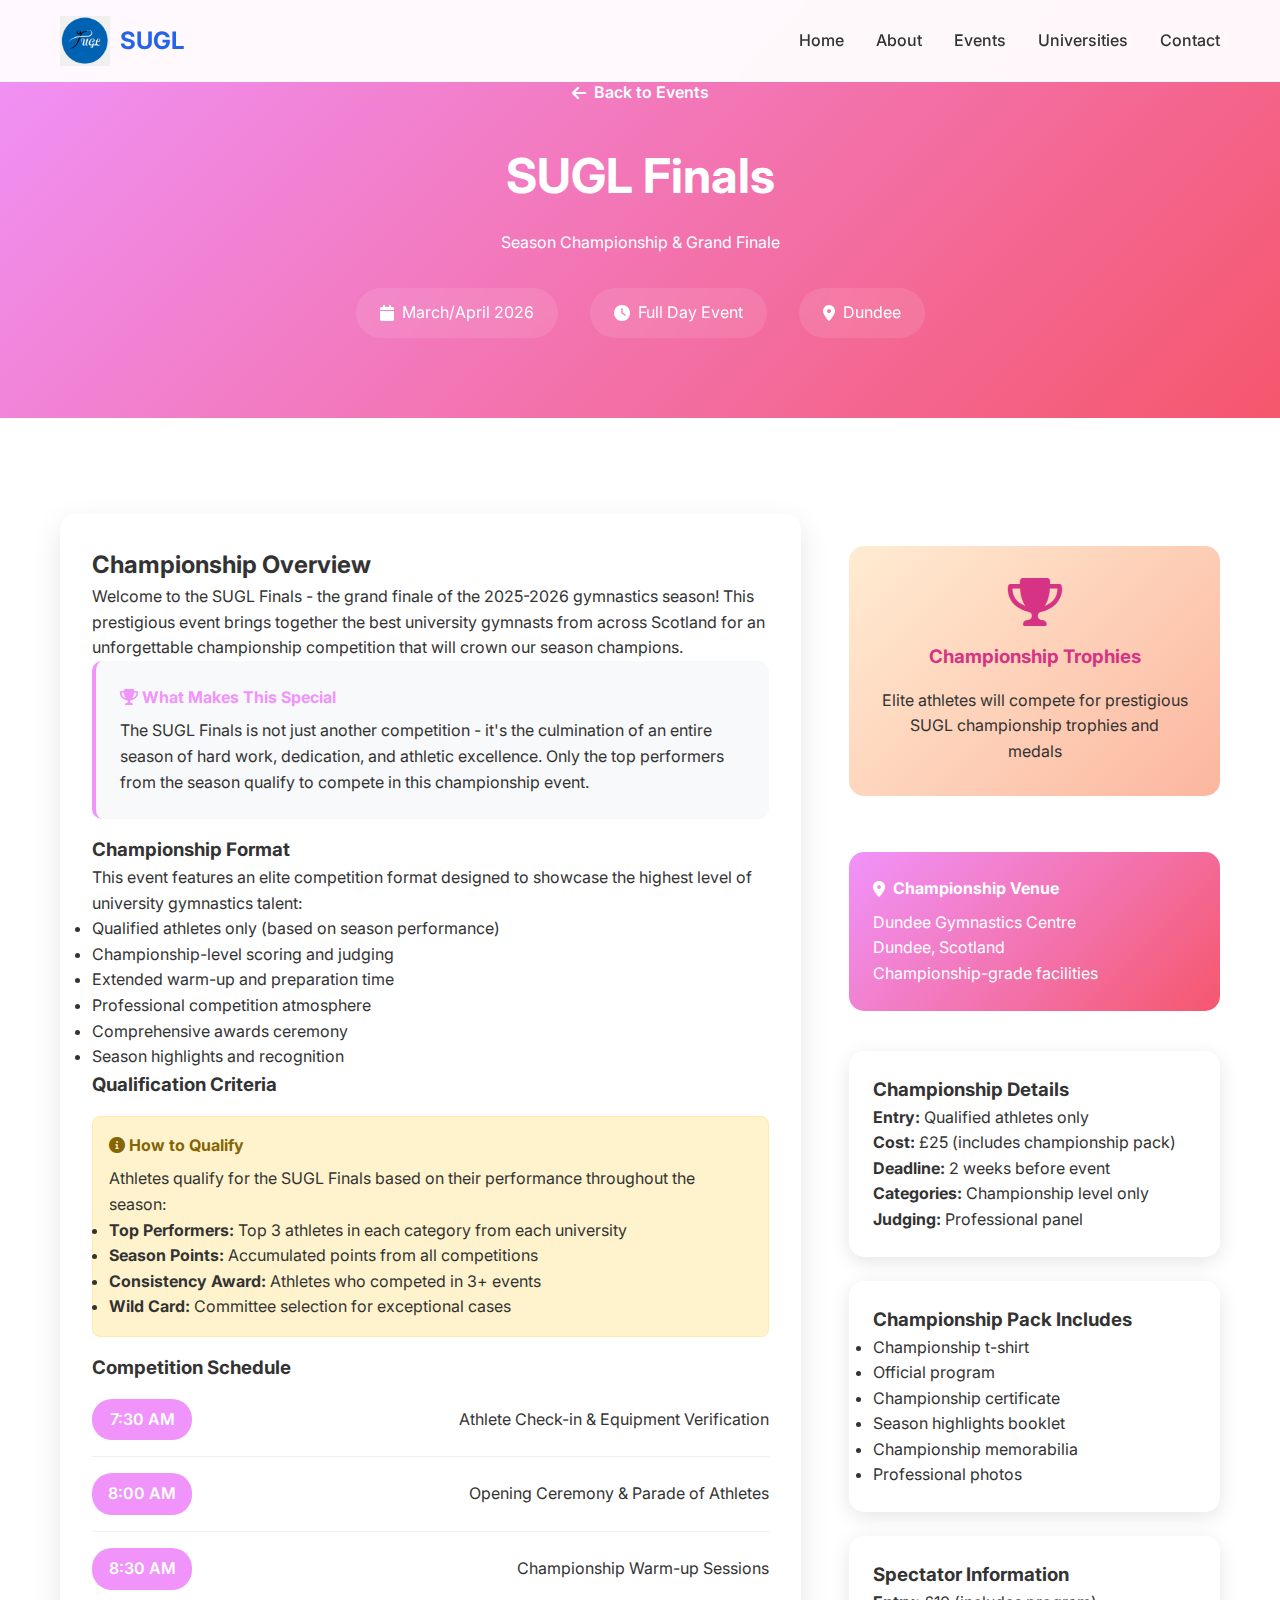
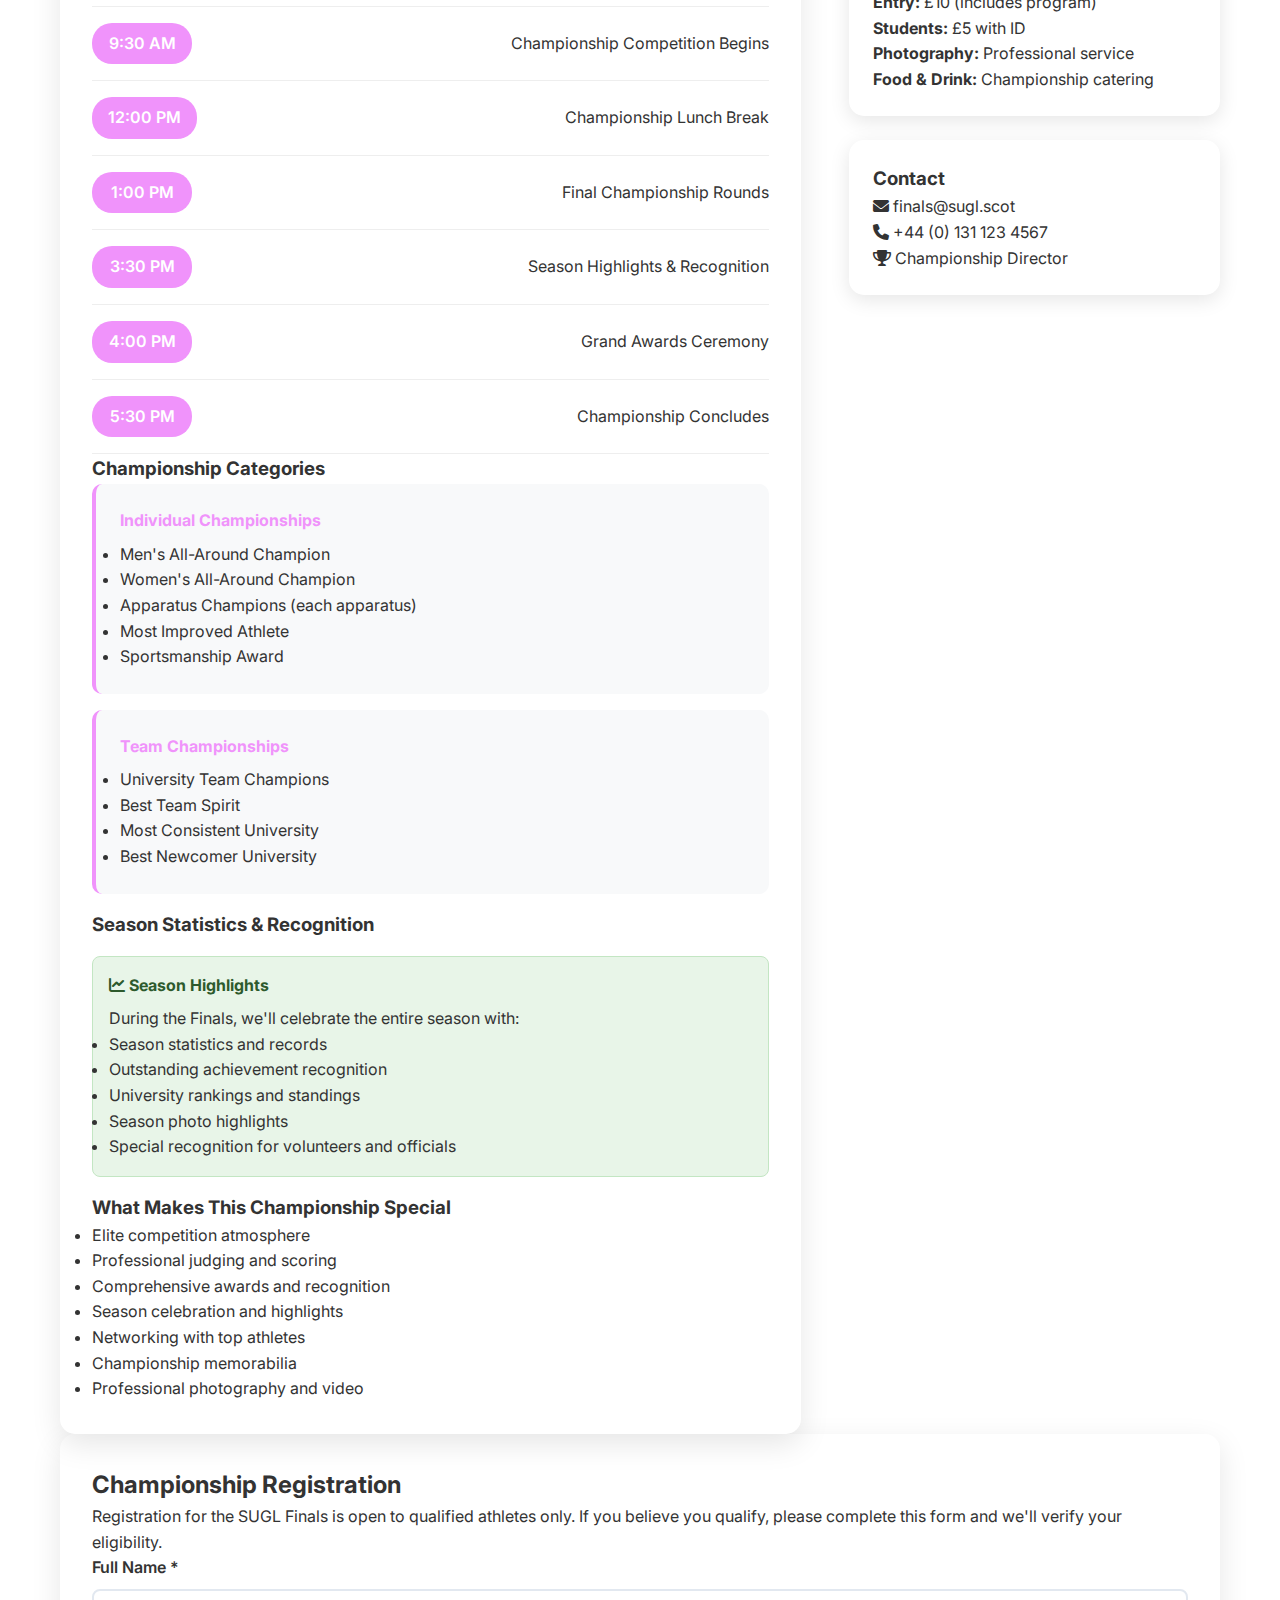
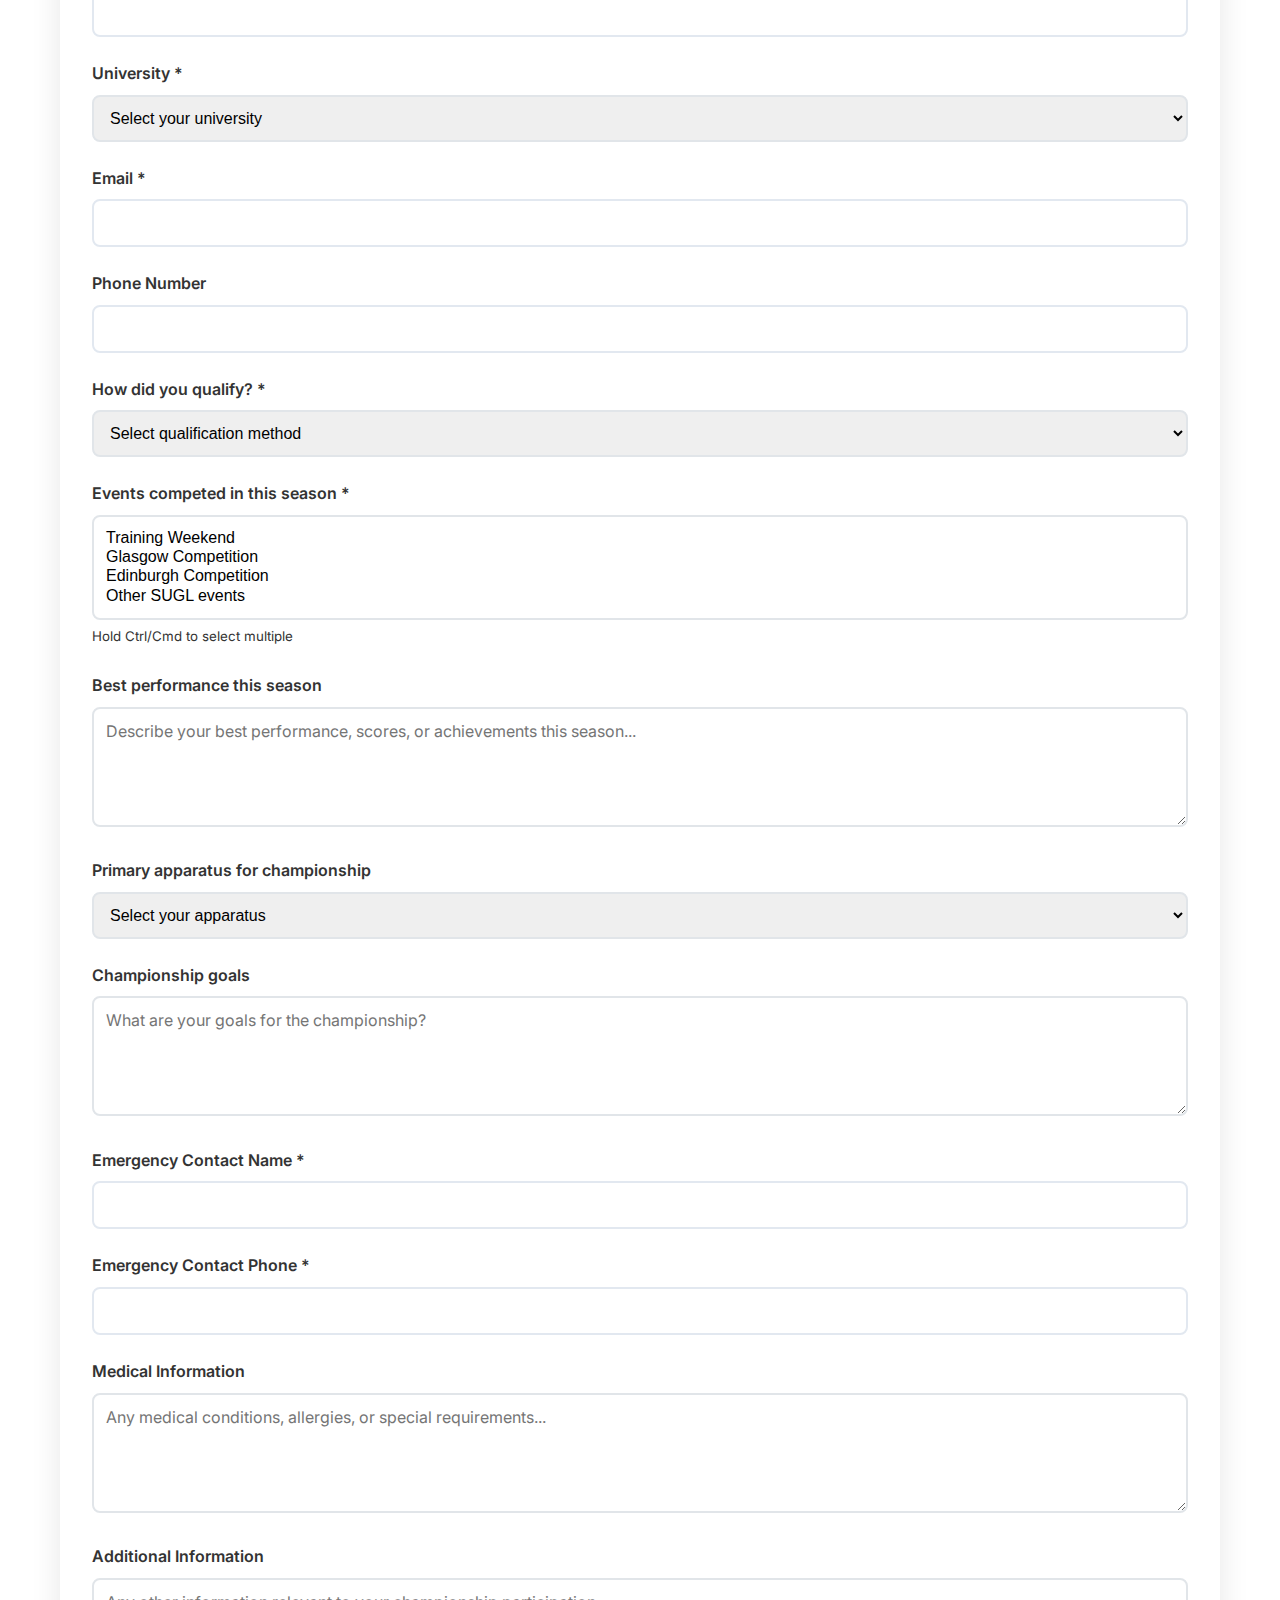
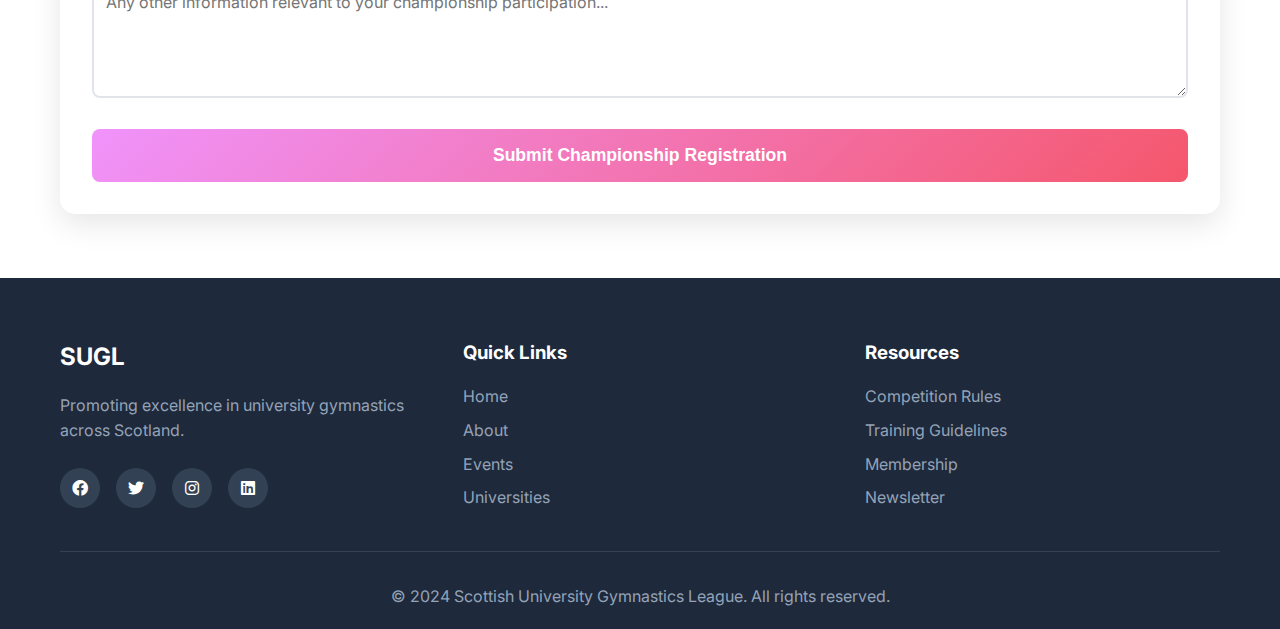
<file: events/sugl-finals.html>
<!DOCTYPE html>
<html lang="en">
<head>
    <meta charset="UTF-8">
    <meta name="viewport" content="width=device-width, initial-scale=1.0">
    <title>SUGL Finals - SUGL Events</title>
    <link rel="stylesheet" href="../styles.css">
    <link href="https://fonts.googleapis.com/css2?family=Inter:wght@300;400;500;600;700&display=swap" rel="stylesheet">
    <link rel="stylesheet" href="https://cdnjs.cloudflare.com/ajax/libs/font-awesome/6.0.0/css/all.min.css">
    <style>
        .event-hero {
            background: linear-gradient(135deg, #f093fb 0%, #f5576c 100%);
            color: white;
            padding: 80px 0;
            text-align: center;
        }
        
        .event-hero h1 {
            font-size: 3rem;
            margin-bottom: 1rem;
        }
        
        .event-hero .event-meta {
            display: flex;
            justify-content: center;
            gap: 2rem;
            margin-top: 2rem;
            flex-wrap: wrap;
        }
        
        .event-meta-item {
            display: flex;
            align-items: center;
            gap: 0.5rem;
            background: rgba(255, 255, 255, 0.1);
            padding: 0.75rem 1.5rem;
            border-radius: 25px;
            backdrop-filter: blur(10px);
        }
        
        .event-content {
            padding: 4rem 0;
        }
        
        .event-grid {
            display: grid;
            grid-template-columns: 2fr 1fr;
            gap: 3rem;
            margin-top: 2rem;
        }
        
        .event-details-card {
            background: white;
            padding: 2rem;
            border-radius: 15px;
            box-shadow: 0 10px 30px rgba(0, 0, 0, 0.1);
        }
        
        .event-sidebar {
            display: flex;
            flex-direction: column;
            gap: 1.5rem;
        }
        
        .sidebar-card {
            background: white;
            padding: 1.5rem;
            border-radius: 15px;
            box-shadow: 0 5px 20px rgba(0, 0, 0, 0.1);
        }
        
        .championship-info {
            background: #f8f9fa;
            padding: 1.5rem;
            border-radius: 10px;
            margin-bottom: 1rem;
            border-left: 4px solid #f093fb;
        }
        
        .championship-info h4 {
            color: #f093fb;
            margin-bottom: 0.5rem;
        }
        
        .qualification-criteria {
            background: #fff3cd;
            border: 1px solid #ffeaa7;
            border-radius: 8px;
            padding: 1rem;
            margin: 1rem 0;
        }
        
        .qualification-criteria h4 {
            color: #856404;
            margin-bottom: 0.5rem;
        }
        
        .schedule-item {
            display: flex;
            justify-content: space-between;
            align-items: center;
            padding: 1rem 0;
            border-bottom: 1px solid #eee;
        }
        
        .schedule-item:last-child {
            border-bottom: none;
        }
        
        .time-slot {
            background: #f093fb;
            color: white;
            padding: 0.5rem 1rem;
            border-radius: 20px;
            font-weight: 600;
            min-width: 100px;
            text-align: center;
        }
        
        .venue-card {
            background: linear-gradient(135deg, #f093fb 0%, #f5576c 100%);
            color: white;
            padding: 1.5rem;
            border-radius: 15px;
            margin-bottom: 1rem;
        }
        
        .venue-card h4 {
            margin-bottom: 0.5rem;
            display: flex;
            align-items: center;
            gap: 0.5rem;
        }
        
        .trophy-section {
            background: linear-gradient(135deg, #ffecd2 0%, #fcb69f 100%);
            padding: 2rem;
            border-radius: 15px;
            margin: 2rem 0;
            text-align: center;
        }
        
        .trophy-section h3 {
            color: #d63384;
            margin-bottom: 1rem;
        }
        
        .trophy-section i {
            font-size: 3rem;
            color: #d63384;
            margin-bottom: 1rem;
        }
        
        .registration-form {
            background: white;
            padding: 2rem;
            border-radius: 15px;
            box-shadow: 0 10px 30px rgba(0, 0, 0, 0.1);
        }
        
        .form-group {
            margin-bottom: 1.5rem;
        }
        
        .form-group label {
            display: block;
            margin-bottom: 0.5rem;
            font-weight: 600;
            color: #333;
        }
        
        .form-group input,
        .form-group select,
        .form-group textarea {
            width: 100%;
            padding: 0.75rem;
            border: 2px solid #e1e5e9;
            border-radius: 8px;
            font-size: 1rem;
            transition: border-color 0.3s ease;
        }
        
        .form-group input:focus,
        .form-group select:focus,
        .form-group textarea:focus {
            outline: none;
            border-color: #f093fb;
        }
        
        .btn-register {
            background: linear-gradient(135deg, #f093fb 0%, #f5576c 100%);
            color: white;
            padding: 1rem 2rem;
            border: none;
            border-radius: 8px;
            font-size: 1.1rem;
            font-weight: 600;
            cursor: pointer;
            transition: transform 0.3s ease;
            width: 100%;
        }
        
        .btn-register:hover {
            transform: translateY(-2px);
        }
        
        .back-link {
            display: inline-flex;
            align-items: center;
            gap: 0.5rem;
            color: white;
            text-decoration: none;
            font-weight: 600;
            margin-bottom: 2rem;
            transition: opacity 0.3s ease;
        }
        
        .back-link:hover {
            opacity: 0.8;
        }
        
        .season-stats {
            background: #e8f5e8;
            border: 1px solid #c3e6c3;
            border-radius: 8px;
            padding: 1rem;
            margin: 1rem 0;
        }
        
        .season-stats h4 {
            color: #2d5a2d;
            margin-bottom: 0.5rem;
        }
        
        @media (max-width: 768px) {
            .event-grid {
                grid-template-columns: 1fr;
            }
            
            .event-hero h1 {
                font-size: 2rem;
            }
            
            .event-meta {
                flex-direction: column;
                align-items: center;
            }
        }
    </style>
</head>
<body>
    <!-- Navigation -->
    <nav class="navbar">
        <div class="nav-container">
            <div class="nav-logo">
                <img src="../img/LOGO.jpg" alt="SUGL Logo" class="logo-image" style="width: 50px; height: 50px;">
                <span>SUGL</span>
            </div>
            <ul class="nav-menu">
                <li><a href="../index.html#home" class="nav-link">Home</a></li>
                <li><a href="../index.html#about" class="nav-link">About</a></li>
                <li><a href="../index.html#events" class="nav-link">Events</a></li>
                <li><a href="../index.html#universities" class="nav-link">Universities</a></li>
                <li><a href="../index.html#contact" class="nav-link">Contact</a></li>
            </ul>
            <div class="hamburger">
                <span class="bar"></span>
                <span class="bar"></span>
                <span class="bar"></span>
            </div>
        </div>
    </nav>

    <!-- Event Hero -->
    <section class="event-hero">
        <div class="container">
            <a href="../index.html#events" class="back-link">
                <i class="fas fa-arrow-left"></i>
                Back to Events
            </a>
            <h1>SUGL Finals</h1>
            <p>Season Championship & Grand Finale</p>
            <div class="event-meta">
                <div class="event-meta-item">
                    <i class="fas fa-calendar"></i>
                    <span>March/April 2026</span>
                </div>
                <div class="event-meta-item">
                    <i class="fas fa-clock"></i>
                    <span>Full Day Event</span>
                </div>
                <div class="event-meta-item">
                    <i class="fas fa-map-marker-alt"></i>
                    <span>Dundee</span>
                </div>
            </div>
        </div>
    </section>

    <!-- Event Content -->
    <section class="event-content">
        <div class="container">
            <div class="event-grid">
                <div class="event-details-card">
                    <h2>Championship Overview</h2>
                    <p>Welcome to the SUGL Finals - the grand finale of the 2025-2026 gymnastics season! This prestigious event brings together the best university gymnasts from across Scotland for an unforgettable championship competition that will crown our season champions.</p>
                    
                    <div class="championship-info">
                        <h4><i class="fas fa-trophy"></i> What Makes This Special</h4>
                        <p>The SUGL Finals is not just another competition - it's the culmination of an entire season of hard work, dedication, and athletic excellence. Only the top performers from the season qualify to compete in this championship event.</p>
                    </div>
                    
                    <h3>Championship Format</h3>
                    <p>This event features an elite competition format designed to showcase the highest level of university gymnastics talent:</p>
                    <ul>
                        <li>Qualified athletes only (based on season performance)</li>
                        <li>Championship-level scoring and judging</li>
                        <li>Extended warm-up and preparation time</li>
                        <li>Professional competition atmosphere</li>
                        <li>Comprehensive awards ceremony</li>
                        <li>Season highlights and recognition</li>
                    </ul>
                    
                    <h3>Qualification Criteria</h3>
                    <div class="qualification-criteria">
                        <h4><i class="fas fa-info-circle"></i> How to Qualify</h4>
                        <p>Athletes qualify for the SUGL Finals based on their performance throughout the season:</p>
                        <ul>
                            <li><strong>Top Performers:</strong> Top 3 athletes in each category from each university</li>
                            <li><strong>Season Points:</strong> Accumulated points from all competitions</li>
                            <li><strong>Consistency Award:</strong> Athletes who competed in 3+ events</li>
                            <li><strong>Wild Card:</strong> Committee selection for exceptional cases</li>
                        </ul>
                    </div>
                    
                    <h3>Competition Schedule</h3>
                    <div class="schedule-item">
                        <span class="time-slot">7:30 AM</span>
                        <span>Athlete Check-in & Equipment Verification</span>
                    </div>
                    <div class="schedule-item">
                        <span class="time-slot">8:00 AM</span>
                        <span>Opening Ceremony & Parade of Athletes</span>
                    </div>
                    <div class="schedule-item">
                        <span class="time-slot">8:30 AM</span>
                        <span>Championship Warm-up Sessions</span>
                    </div>
                    <div class="schedule-item">
                        <span class="time-slot">9:30 AM</span>
                        <span>Championship Competition Begins</span>
                    </div>
                    <div class="schedule-item">
                        <span class="time-slot">12:00 PM</span>
                        <span>Championship Lunch Break</span>
                    </div>
                    <div class="schedule-item">
                        <span class="time-slot">1:00 PM</span>
                        <span>Final Championship Rounds</span>
                    </div>
                    <div class="schedule-item">
                        <span class="time-slot">3:30 PM</span>
                        <span>Season Highlights & Recognition</span>
                    </div>
                    <div class="schedule-item">
                        <span class="time-slot">4:00 PM</span>
                        <span>Grand Awards Ceremony</span>
                    </div>
                    <div class="schedule-item">
                        <span class="time-slot">5:30 PM</span>
                        <span>Championship Concludes</span>
                    </div>
                    
                    <h3>Championship Categories</h3>
                    <div class="championship-info">
                        <h4>Individual Championships</h4>
                        <ul>
                            <li>Men's All-Around Champion</li>
                            <li>Women's All-Around Champion</li>
                            <li>Apparatus Champions (each apparatus)</li>
                            <li>Most Improved Athlete</li>
                            <li>Sportsmanship Award</li>
                        </ul>
                    </div>
                    
                    <div class="championship-info">
                        <h4>Team Championships</h4>
                        <ul>
                            <li>University Team Champions</li>
                            <li>Best Team Spirit</li>
                            <li>Most Consistent University</li>
                            <li>Best Newcomer University</li>
                        </ul>
                    </div>
                    
                    <h3>Season Statistics & Recognition</h3>
                    <div class="season-stats">
                        <h4><i class="fas fa-chart-line"></i> Season Highlights</h4>
                        <p>During the Finals, we'll celebrate the entire season with:</p>
                        <ul>
                            <li>Season statistics and records</li>
                            <li>Outstanding achievement recognition</li>
                            <li>University rankings and standings</li>
                            <li>Season photo highlights</li>
                            <li>Special recognition for volunteers and officials</li>
                        </ul>
                    </div>
                    
                    <h3>What Makes This Championship Special</h3>
                    <ul>
                        <li>Elite competition atmosphere</li>
                        <li>Professional judging and scoring</li>
                        <li>Comprehensive awards and recognition</li>
                        <li>Season celebration and highlights</li>
                        <li>Networking with top athletes</li>
                        <li>Championship memorabilia</li>
                        <li>Professional photography and video</li>
                    </ul>
                </div>
                
                <div class="event-sidebar">
                    <div class="trophy-section">
                        <i class="fas fa-trophy"></i>
                        <h3>Championship Trophies</h3>
                        <p>Elite athletes will compete for prestigious SUGL championship trophies and medals</p>
                    </div>
                    
                    <div class="venue-card">
                        <h4><i class="fas fa-map-marker-alt"></i> Championship Venue</h4>
                        <p>Dundee Gymnastics Centre<br>
                        Dundee, Scotland<br>
                        Championship-grade facilities</p>
                    </div>
                    
                    <div class="sidebar-card">
                        <h3>Championship Details</h3>
                        <p><strong>Entry:</strong> Qualified athletes only</p>
                        <p><strong>Cost:</strong> £25 (includes championship pack)</p>
                        <p><strong>Deadline:</strong> 2 weeks before event</p>
                        <p><strong>Categories:</strong> Championship level only</p>
                        <p><strong>Judging:</strong> Professional panel</p>
                    </div>
                    
                    <div class="sidebar-card">
                        <h3>Championship Pack Includes</h3>
                        <ul>
                            <li>Championship t-shirt</li>
                            <li>Official program</li>
                            <li>Championship certificate</li>
                            <li>Season highlights booklet</li>
                            <li>Championship memorabilia</li>
                            <li>Professional photos</li>
                        </ul>
                    </div>
                    
                    <div class="sidebar-card">
                        <h3>Spectator Information</h3>
                        <p><strong>Entry:</strong> £10 (includes program)</p>
                        <p><strong>Students:</strong> £5 with ID</p>
                        <p><strong>Photography:</strong> Professional service</p>
                        <p><strong>Food & Drink:</strong> Championship catering</p>
                    </div>
                    
                    <div class="sidebar-card">
                        <h3>Contact</h3>
                        <p><i class="fas fa-envelope"></i> finals@sugl.scot</p>
                        <p><i class="fas fa-phone"></i> +44 (0) 131 123 4567</p>
                        <p><i class="fas fa-trophy"></i> Championship Director</p>
                    </div>
                </div>
            </div>
            
            <!-- Registration Form -->
            <div class="registration-form">
                <h2>Championship Registration</h2>
                <p>Registration for the SUGL Finals is open to qualified athletes only. If you believe you qualify, please complete this form and we'll verify your eligibility.</p>
                
                <form>
                    <div class="form-group">
                        <label for="name">Full Name *</label>
                        <input type="text" id="name" name="name" required>
                    </div>
                    
                    <div class="form-group">
                        <label for="university">University *</label>
                        <select id="university" name="university" required>
                            <option value="">Select your university</option>
                            <option value="edinburgh">University of Edinburgh</option>
                            <option value="glasgow">University of Glasgow</option>
                            <option value="st-andrews">University of St Andrews</option>
                            <option value="aberdeen">University of Aberdeen</option>
                            <option value="dundee">University of Dundee</option>
                            <option value="heriot-watt">Heriot-Watt University</option>
                        </select>
                    </div>
                    
                    <div class="form-group">
                        <label for="email">Email *</label>
                        <input type="email" id="email" name="email" required>
                    </div>
                    
                    <div class="form-group">
                        <label for="phone">Phone Number</label>
                        <input type="tel" id="phone" name="phone">
                    </div>
                    
                    <div class="form-group">
                        <label for="qualification-method">How did you qualify? *</label>
                        <select id="qualification-method" name="qualification-method" required>
                            <option value="">Select qualification method</option>
                            <option value="top-performer">Top 3 in category from university</option>
                            <option value="season-points">High season points total</option>
                            <option value="consistency">Competed in 3+ events</option>
                            <option value="wild-card">Committee selection</option>
                            <option value="other">Other (please specify)</option>
                        </select>
                    </div>
                    
                    <div class="form-group">
                        <label for="season-events">Events competed in this season *</label>
                        <select id="season-events" name="season-events" multiple required>
                            <option value="training-weekend">Training Weekend</option>
                            <option value="glasgow-competition">Glasgow Competition</option>
                            <option value="edinburgh-competition">Edinburgh Competition</option>
                            <option value="other-events">Other SUGL events</option>
                        </select>
                        <small>Hold Ctrl/Cmd to select multiple</small>
                    </div>
                    
                    <div class="form-group">
                        <label for="best-performance">Best performance this season</label>
                        <textarea id="best-performance" name="best-performance" rows="3" placeholder="Describe your best performance, scores, or achievements this season..."></textarea>
                    </div>
                    
                    <div class="form-group">
                        <label for="apparatus">Primary apparatus for championship</label>
                        <select id="apparatus" name="apparatus">
                            <option value="">Select your apparatus</option>
                            <option value="floor">Floor Exercise</option>
                            <option value="vault">Vault</option>
                            <option value="beam">Balance Beam</option>
                            <option value="bars">Uneven Bars</option>
                            <option value="pommel">Pommel Horse</option>
                            <option value="rings">Rings</option>
                            <option value="parallel">Parallel Bars</option>
                            <option value="highbar">Horizontal Bar</option>
                            <option value="rhythmic">Rhythmic Gymnastics</option>
                        </select>
                    </div>
                    
                    <div class="form-group">
                        <label for="championship-goals">Championship goals</label>
                        <textarea id="championship-goals" name="championship-goals" rows="3" placeholder="What are your goals for the championship?"></textarea>
                    </div>
                    
                    <div class="form-group">
                        <label for="emergency-contact">Emergency Contact Name *</label>
                        <input type="text" id="emergency-contact" name="emergency-contact" required>
                    </div>
                    
                    <div class="form-group">
                        <label for="emergency-phone">Emergency Contact Phone *</label>
                        <input type="tel" id="emergency-phone" name="emergency-phone" required>
                    </div>
                    
                    <div class="form-group">
                        <label for="medical-info">Medical Information</label>
                        <textarea id="medical-info" name="medical-info" rows="3" placeholder="Any medical conditions, allergies, or special requirements..."></textarea>
                    </div>
                    
                    <div class="form-group">
                        <label for="additional-info">Additional Information</label>
                        <textarea id="additional-info" name="additional-info" rows="3" placeholder="Any other information relevant to your championship participation..."></textarea>
                    </div>
                    
                    <button type="submit" class="btn-register">Submit Championship Registration</button>
                </form>
            </div>
        </div>
    </section>

    <!-- Footer -->
    <footer class="footer">
        <div class="container">
            <div class="footer-content">
                <div class="footer-section">
                    <div class="footer-logo">
                        <span>SUGL</span>
                    </div>
                    <p>Promoting excellence in university gymnastics across Scotland.</p>
                    <div class="social-links">
                        <a href="#"><i class="fab fa-facebook"></i></a>
                        <a href="#"><i class="fab fa-twitter"></i></a>
                        <a href="#"><i class="fab fa-instagram"></i></a>
                        <a href="#"><i class="fab fa-linkedin"></i></a>
                    </div>
                </div>
                <div class="footer-section">
                    <h3>Quick Links</h3>
                    <ul>
                        <li><a href="../index.html#home">Home</a></li>
                        <li><a href="../index.html#about">About</a></li>
                        <li><a href="../index.html#events">Events</a></li>
                        <li><a href="../index.html#universities">Universities</a></li>
                    </ul>
                </div>
                <div class="footer-section">
                    <h3>Resources</h3>
                    <ul>
                        <li><a href="#">Competition Rules</a></li>
                        <li><a href="#">Training Guidelines</a></li>
                        <li><a href="#">Membership</a></li>
                        <li><a href="#">Newsletter</a></li>
                    </ul>
                </div>
            </div>
            <div class="footer-bottom">
                <p>&copy; 2024 Scottish University Gymnastics League. All rights reserved.</p>
            </div>
        </div>
    </footer>

    <script src="../script.js"></script>
</body>
</html>
</file>
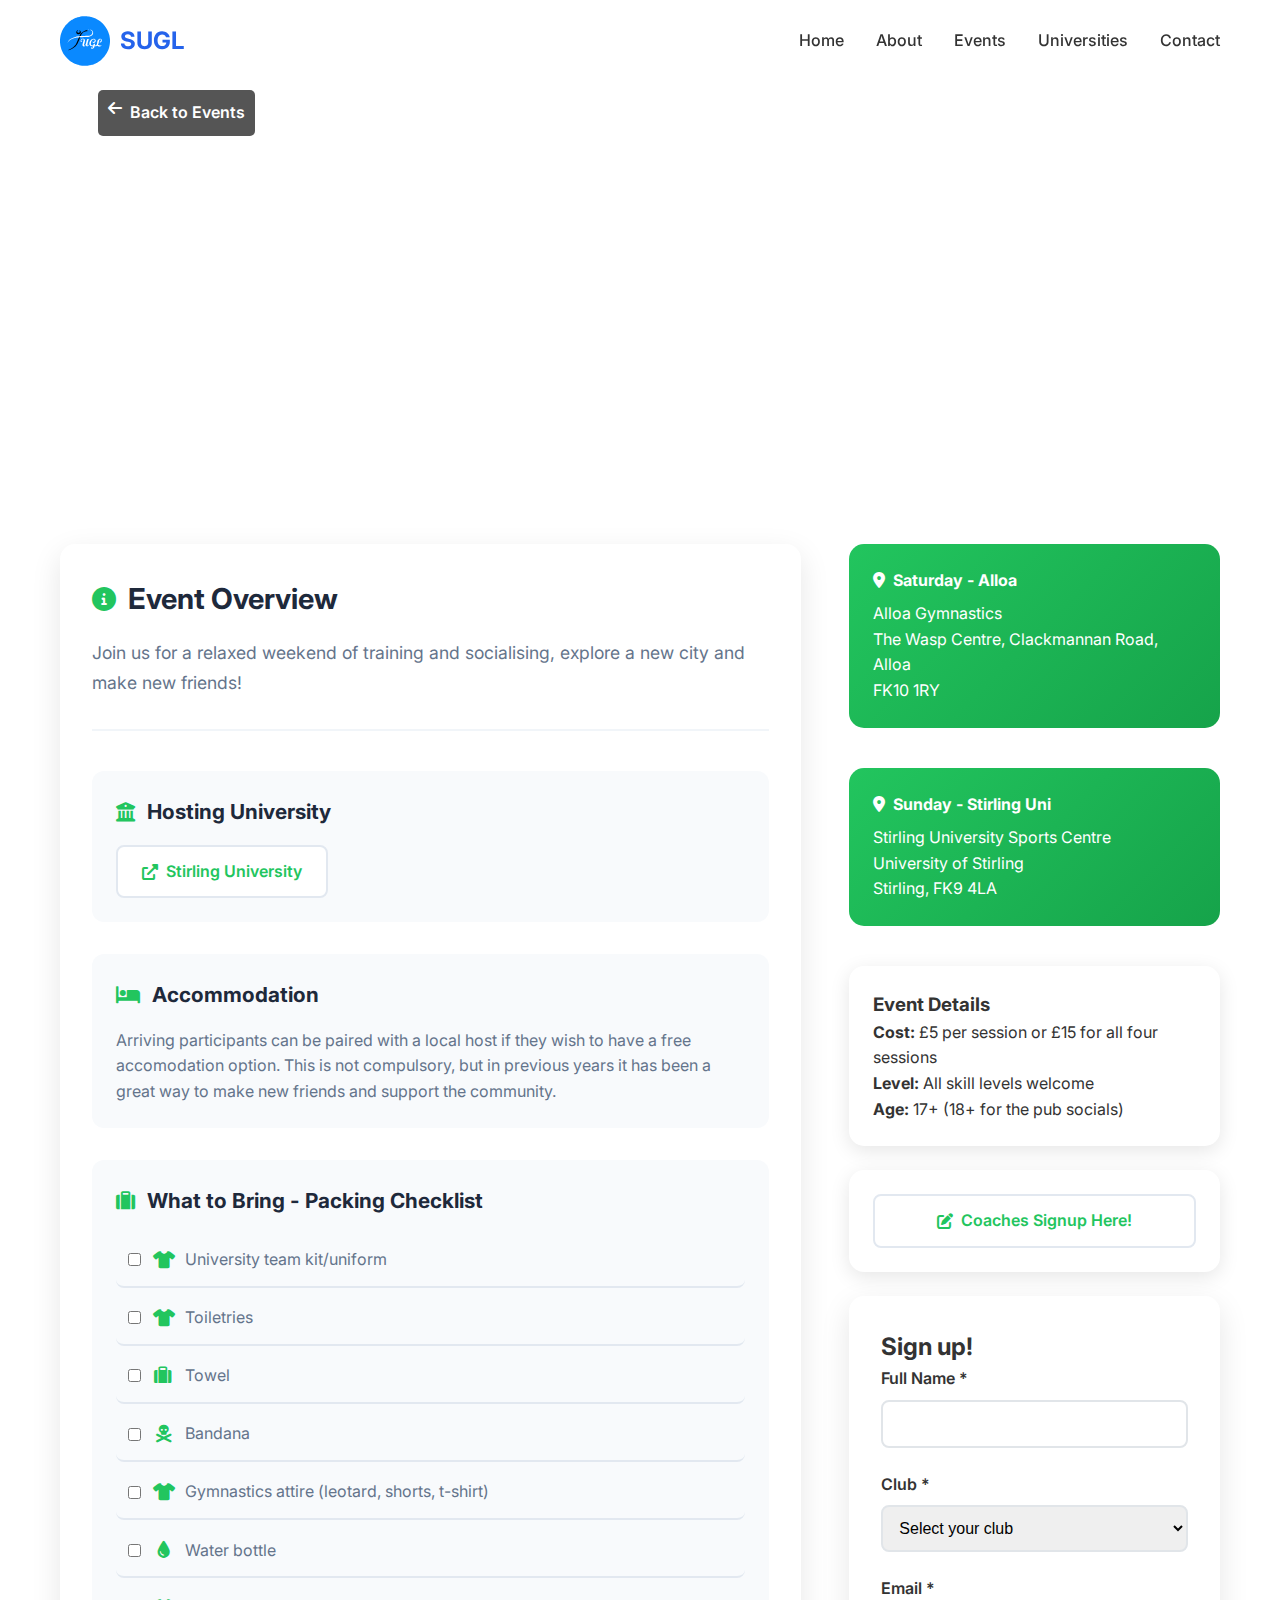
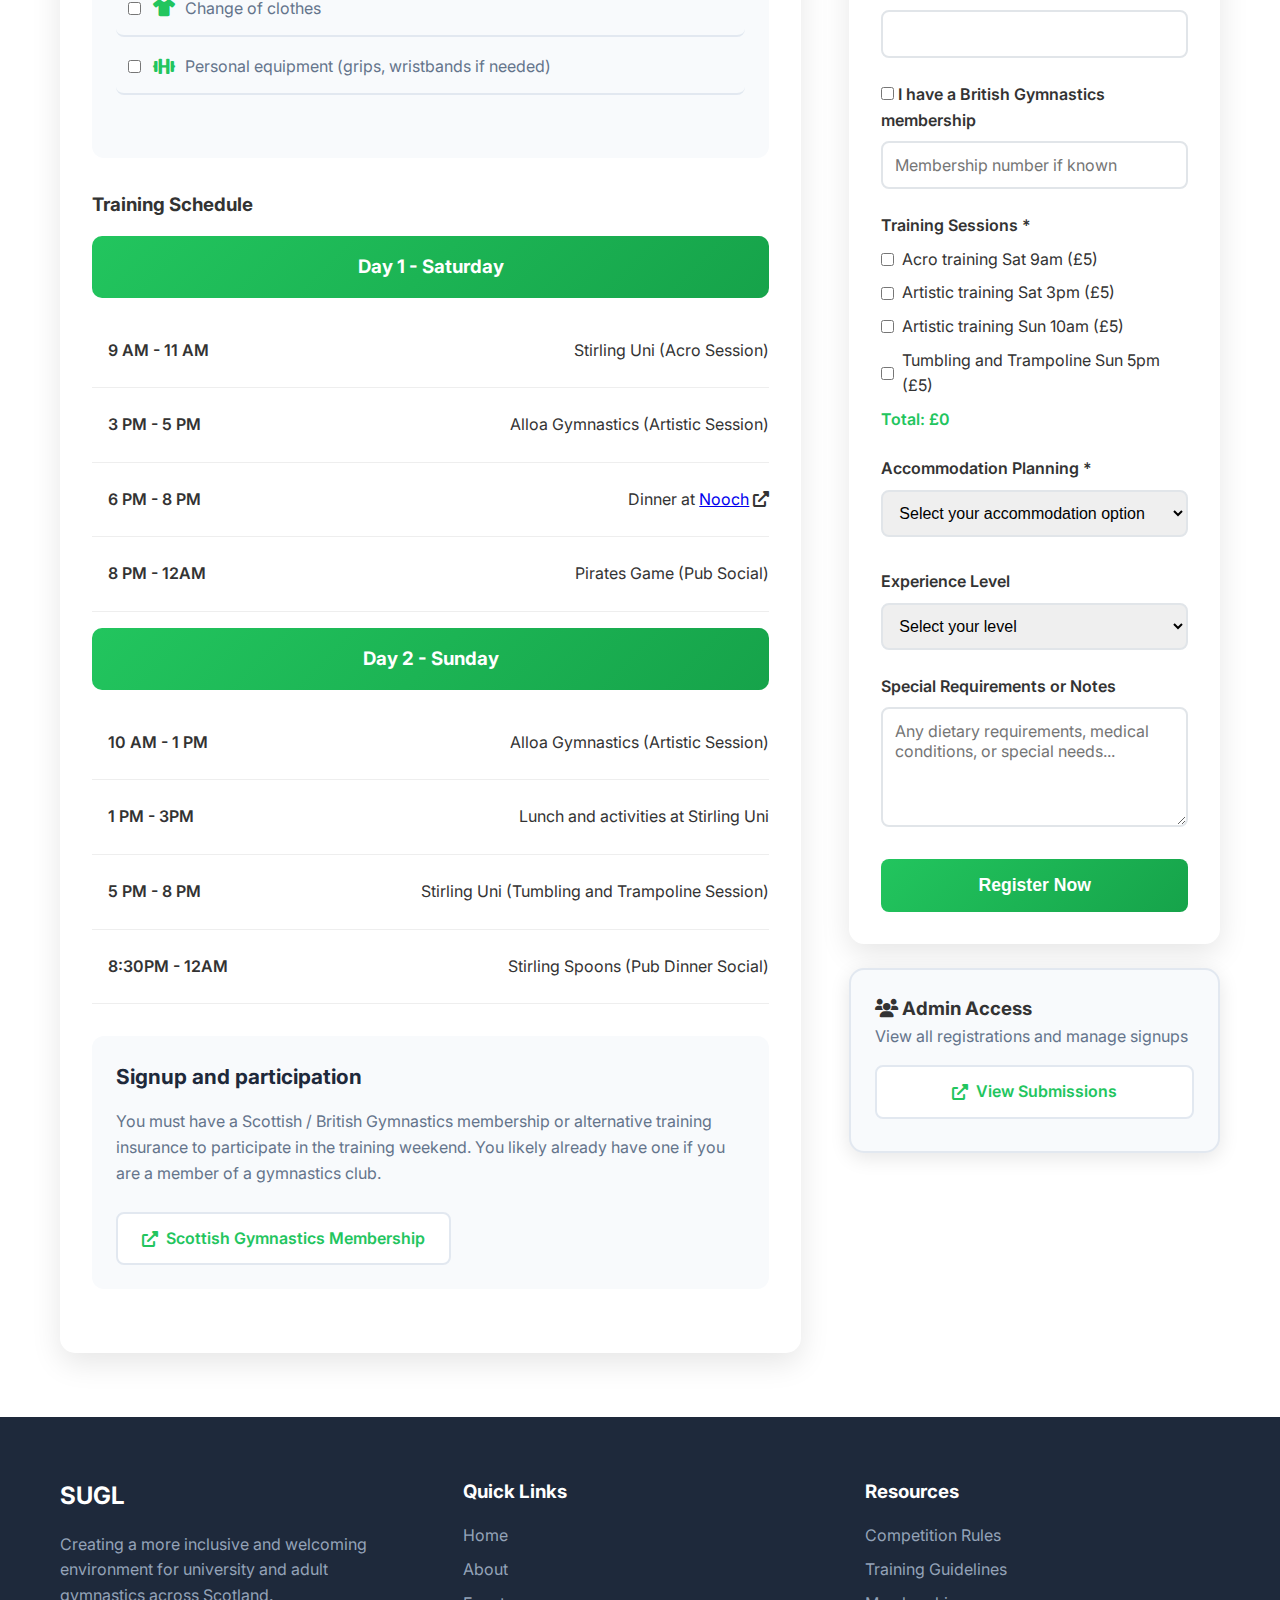
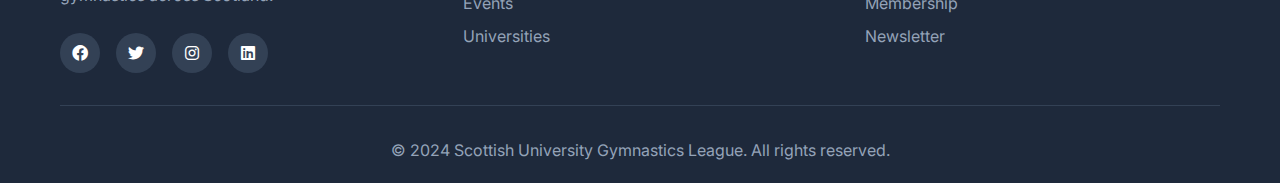
<file: events/training-weekend.html>
<!DOCTYPE html>
<html lang="en">
<head>
    <meta charset="UTF-8">
    <meta name="viewport" content="width=device-width, initial-scale=1.0">
    <title>Training Weekend - SUGL Events</title>
    <link rel="stylesheet" href="../styles.css">
    <link href="https://fonts.googleapis.com/css2?family=Inter:wght@300;400;500;600;700&display=swap" rel="stylesheet">
    <link rel="stylesheet" href="https://cdnjs.cloudflare.com/ajax/libs/font-awesome/6.0.0/css/all.min.css">
    <style>
        .event-hero {
            background-image: url("https://pxl-v6-stiracuk.terminalfour.net/fit-in/1900x689/filters:quality(88)/filters:format(webp)/prod01/cdn/media/stirling/global-assets/homepage-banner-images/homepage.jpg");
            background-size: cover;
            background-position: center;
            background-repeat: no-repeat;
            color: white;
            padding: 80px 0;
            text-align: center;
        }
        
        .event-hero h1 {
            font-size: 3rem;
            margin-bottom: 1rem;
        }
        
        .event-hero .event-meta {
            display: flex;
            justify-content: center;
            gap: 2rem;
            margin-top: 2rem;
            flex-wrap: wrap;
        }
        
        .event-hero img {
            width: 100%;
            height: 100%;
            object-fit: cover;
        }

        .event-meta-item {
            display: flex;
            align-items: center;
            gap: 0.5rem;
            background: rgba(255, 255, 255, 0.1);
            padding: 0.75rem 1.5rem;
            border-radius: 25px;
            backdrop-filter: blur(10px);
        }
        
        .event-content {
            padding: 4rem 0;
        }
        
        .event-grid {
            display: grid;
            grid-template-columns: 2fr 1fr;
            gap: 3rem;
            margin-top: 2rem;
        }
        
        .event-details-card {
            background: white;
            padding: 2rem;
            border-radius: 15px;
            box-shadow: 0 10px 30px rgba(0, 0, 0, 0.1);
        }
        
        .overview-section {
            margin-bottom: 2.5rem;
            padding-bottom: 2rem;
            border-bottom: 2px solid #f1f5f9;
        }
        
        .overview-section h2 {
            color: #1e293b;
            font-size: 1.8rem;
            margin-bottom: 1rem;
            display: flex;
            align-items: center;
            gap: 0.75rem;
        }
        
        .overview-section h2 i {
            color: #22c55e;
            font-size: 1.5rem;
        }
        
        .overview-description {
            font-size: 1.1rem;
            color: #64748b;
            line-height: 1.7;
            margin: 0;
        }
        
        .info-section {
            margin-bottom: 2rem;
            padding: 1.5rem;
            background: #f8fafc;
            border-radius: 12px;
            /* border-left: 4px solid #667eea;   */
        }
        
        .info-section h3 {
            color: #1e293b;
            font-size: 1.3rem;
            margin-bottom: 1rem;
            display: flex;
            align-items: center;
            gap: 0.75rem;
        }
        
        .info-section h3 i {
            color: #22c55e;
            font-size: 1.2rem;
        }
        
        .info-section p {
            color: #64748b;
            line-height: 1.6;
            margin: 0;
        }
        
        .university-link {
            margin-top: 0.5rem;
        }
        
        .styled-link {
            display: inline-flex;
            align-items: center;
            gap: 0.5rem;
            color: #22c55e;
            text-decoration: none;
            font-weight: 600;
            padding: 0.75rem 1.5rem;
            background: white;
            border: 2px solid #e2e8f0;
            border-radius: 8px;
            transition: all 0.3s ease;
        }
        
        .styled-link:hover {
            background: #22c55e;
            color: white;
            border-color: #22c55e;
            transform: translateY(-2px);
            box-shadow: 0 5px 15px rgba(34, 197, 94, 0.3);
        }
        
        .equipment-list {
            list-style: none;
            padding: 0;
            margin: 0;
        }
        
        .equipment-list li {
            display: flex;
            align-items: center;
            gap: 0.75rem;
            padding: 0.75rem 0;
            color: #64748b;
            border-bottom: 1px solid #e2e8f0;
            transition: all 0.3s ease;
        }
        
        .equipment-list li:last-child {
            border-bottom: none;
        }
        
        .equipment-list li:hover {
            color: #1e293b;
            padding-left: 0.5rem;
        }
        
        .equipment-list li i {
            color: #22c55e;
            font-size: 1.1rem;
            width: 20px;
            text-align: center;
        }

        /* Interactive Checklist Styles */
        .equipment-checklist {
            margin: 0;
            padding: 0;
        }

        .checklist-item {
            margin-bottom: 0.25rem;
        }


        .checklist-label {
            display: flex;
            align-items: center;
            gap: 0.75rem;
            padding: 0.75rem;
            background: #f8fafc;
            border-bottom: 2px solid #e2e8f0;
            border-radius: 8px;
            cursor: pointer;
            transition: all 0.3s ease;
            position: relative;
        }

        .checklist-label:hover {
            background: #f1f5f9;
            border-color: #cbd5e1;
            transform: translateY(-1px);
        }

        .input[type="checkbox"] {
            width: 18px;
            height: 18px;
            margin: 0;
            cursor: pointer;
            accent-color: #22c55e;
            color: #fff
        }

        .checklist-icon {
            color: #22c55e;
            font-size: 1.1rem;
            width: 20px;
            text-align: center;
            transition: all 0.3s ease;
        }

        .checklist-text {
            color: #64748b;
            font-size: 1rem;
            flex: 1;
            transition: all 0.3s ease;
        }

        /* Checked state styling */
        .checklist-label:has(.checklist-checkbox:checked) {
            background: #f0fdf4;
            border-color: #22c55e;
            box-shadow: 0 2px 8px rgba(34, 197, 94, 0.1);
        }


        .info-section #packing-checklist {
            transition: height 0.3s ease;
            height: 500px;
        }

        
        /* Hide the checklist when all items are checked with selector magic*/
        #packing-checklist:not(:has(.checklist-checkbox:not(:checked))) {
            height: 0;
        }

        
        #packing-checklist .checklist-item {
            transition: opacity 0.3s ease;
        }

        #packing-checklist:not(:has(.checklist-checkbox:not(:checked))) .checklist-item {
            opacity: 0;
        }


        .day-header {
            background: linear-gradient(135deg, #22c55e 0%, #16a34a 100%);
            color: white;
            padding: 1rem;
            border-radius: 10px;
            margin: 1rem 0;
            text-align: center;
        }
        
        .event-sidebar {
            display: flex;
            flex-direction: column;
            gap: 1.5rem;
        }
        
        .sidebar-card {
            background: white;
            padding: 1.5rem;
            border-radius: 15px;
            box-shadow: 0 5px 20px rgba(0, 0, 0, 0.1);
        }
        
        .schedule-item {
            display: flex;
            justify-content: space-between;
            align-items: center;
            padding: 1rem 0;
            border-bottom: 1px solid #eee;
        }
        
        .schedule-item:last-child {
            border-bottom: none;
        }
        
        .time-slot {
            /* background: #667eea;
            color: white; */
            padding: 0.5rem 1rem;
            /* border-radius: 20px; */
            font-weight: 600;
            min-width: 100px;
            text-align: center;
        }
        
        .venue-card {
            background: linear-gradient(135deg, #22c55e 0%, #16a34a 100%);
            color: white;
            padding: 1.5rem;
            border-radius: 15px;
            margin-bottom: 1rem;
        }
        
        .venue-card h4 {
            margin-bottom: 0.5rem;
            display: flex;
            align-items: center;
            gap: 0.5rem;
        }
        
        .registration-form {
            background: white;
            padding: 2rem;
            border-radius: 15px;
            box-shadow: 0 10px 30px rgba(0, 0, 0, 0.1);
        }
        
        .form-group {
            margin-bottom: 1.5rem;
        }
        
        .form-group label {
            display: block;
            margin-bottom: 0.5rem;
            font-weight: 600;
            color: #333;
        }
        
        .form-group input:not([type="checkbox"]),
        .form-group select,
        .form-group textarea {
            width: 100%;
            padding: 0.75rem;
            border: 2px solid #e1e5e9;
            border-radius: 8px;
            font-size: 1rem;
            transition: border-color 0.3s ease;
        }
        
        .form-group input:focus,
        .form-group select:focus,
        .form-group textarea:focus {
            outline: none;
            border-color: #22c55e;
        }
        
        .btn-register {
            background: linear-gradient(135deg, #22c55e 0%, #16a34a 100%);
            color: white;
            padding: 1rem 2rem;
            border: none;
            border-radius: 8px;
            font-size: 1.1rem;
            font-weight: 600;
            cursor: pointer;
            transition: transform 0.3s ease;
            width: 100%;
        }
        
        .btn-register:hover {
            transform: translateY(-2px);
        }
        
        .btn-register:disabled {
            opacity: 0.7;
            cursor: not-allowed;
            transform: none;
        }
        
        .btn-loading {
            display: flex;
            align-items: center;
            justify-content: center;
            gap: 0.5rem;
        }
        
        .fa-spinner {
            animation: spin 1s linear infinite;
        }
        
        @keyframes spin {
            0% { transform: rotate(0deg); }
            100% { transform: rotate(360deg); }
        }
        
        #form-messages {
            animation: fadeIn 0.3s ease-in;
        }
        
        @keyframes fadeIn {
            from { opacity: 0; transform: translateY(-10px); }
            to { opacity: 1; transform: translateY(0); }
        }
        
        .back-link {
            display: inline-flex;
            /* width: 100%; */
            margin-right: 80%;
            margin-top: 10px;
            gap: 0.5rem;
            color: #fff;
            text-decoration: none;
            background-color: #000a;
            padding: 10px;
            border-radius: 5px;
            font-weight: 600;
            margin-bottom: 2rem;
            transition: color 0.3s ease;
        }
        
        .back-link:hover {
            color: #16a34a;
        }
        
        @media (max-width: 768px) {
            .event-grid {
                grid-template-columns: 1fr;
            }
            
            .event-hero h1 {
                font-size: 2rem;
            }
            
            .event-meta {
                flex-direction: column;
                align-items: center;
            }
        }
    </style>
</head>
<body>
    <!-- Navigation -->
    <nav class="navbar">
        <div class="nav-container">
            <div class="nav-logo">
                <img src="../img/logo.svg" alt="SUGL Logo" class="logo-image" style="width: 50px; height: 50px;">
                <span>SUGL</span>
            </div>
            <ul class="nav-menu">
                <li><a href="../index.html#home" class="nav-link">Home</a></li>
                <li><a href="../index.html#about" class="nav-link">About</a></li>
                <li><a href="../index.html#events" class="nav-link">Events</a></li>
                <li><a href="../index.html#universities" class="nav-link">Universities</a></li>
                <li><a href="../index.html#contact" class="nav-link">Contact</a></li>
            </ul>
            <div class="hamburger">
                <span class="bar"></span>
                <span class="bar"></span>
                <span class="bar"></span>
            </div>
        </div>
    </nav>

    <!-- Event Hero -->
    <section class="event-hero">
        <div class="container">
            <a href="../index.html#events" class="back-link">
                <i class="fas fa-arrow-left"></i>
                Back to Events
            </a>
            <h1>Training Weekend</h1>
            <p>Two-day weekend of training and fun</p>
            <div class="event-meta">
                <div class="event-meta-item">
                    <i class="fas fa-calendar"></i>
                    <span>October 4-5, 2025</span>
                </div>
                <div class="event-meta-item">
                    <i class="fas fa-map-marker-alt"></i>
                    <span>Stirling</span>
                </div>
            </div>
        </div>
    </section>

    <!-- Event Content -->
    <section class="event-content">
        <div class="container">
            <div class="event-grid">
                <div class="event-details-card">
                    <div class="overview-section">
                        <h2><i class="fas fa-info-circle"></i> Event Overview</h2>
                        <p class="overview-description">Join us for a relaxed weekend of training and socialising, explore a new city and make new friends!</p>
                    </div>
                    
                    <div class="info-section">
                        <h3><i class="fas fa-university"></i> Hosting University</h3>
                        <div class="university-link">
                            <a href="https://www.stirlingstudentsunion.com/sports-union/6596/" target="_blank" class="styled-link">
                                <i class="fas fa-external-link-alt"></i>
                                Stirling University
                            </a>
                        </div>
                    </div>

                    <div class="info-section">
                        <h3><i class="fas fa-bed"></i> Accommodation</h3>
                        <p>Arriving participants can be paired with a local host if they wish to have a free accomodation option. This is not compulsory, but in previous years it has been a great way to make new friends and support the community.</p>
                    </div>
                        
                    <div class="info-section">
                        <h3><i class="fas fa-suitcase"></i> What to Bring - Packing Checklist</h3>
                        <form class="equipment-checklist" id="packing-checklist">
                            <div class="checklist-item">
                                <label class="checklist-label">
                                    <input type="checkbox" class="checklist-checkbox" data-item="university-kit">
                                    <span class="checklist-icon"><i class="fas fa-tshirt"></i></span>
                                    <span class="checklist-text">University team kit/uniform</span>
                                </label>
                            </div>
                            <div class="checklist-item">
                                <label class="checklist-label">
                                    <input type="checkbox" class="checklist-checkbox" data-item="toiletries">
                                    <span class="checklist-icon"><i class="fas fa-tshirt"></i></span>
                                    <span class="checklist-text">Toiletries</span>
                                </label>
                            </div>
                            <div class="checklist-item">
                                <label class="checklist-label">
                                    <input type="checkbox" class="checklist-checkbox" data-item="towel">
                                    <span class="checklist-icon"><i class="fas fa-suitcase"></i></span>
                                    <span class="checklist-text">Towel</span>
                                </label>
                            </div>
                            <div class="checklist-item">
                                <label class="checklist-label">
                                    <input type="checkbox" class="checklist-checkbox" data-item="bandana">
                                    <span class="checklist-icon"><i class="fa-solid fa-skull-crossbones"></i></span>
                                    <span class="checklist-text">Bandana</span>
                                </label>
                            </div>
                            <div class="checklist-item">
                                <label class="checklist-label">
                                    <input type="checkbox" class="checklist-checkbox" data-item="gymnastics-attire">
                                    <span class="checklist-icon"><i class="fas fa-tshirt"></i></span>
                                    <span class="checklist-text">Gymnastics attire (leotard, shorts, t-shirt)</span>
                                </label>
                            </div>
                            <div class="checklist-item">
                                <label class="checklist-label">
                                    <input type="checkbox" class="checklist-checkbox" data-item="water-bottle">
                                    <span class="checklist-icon"><i class="fas fa-tint"></i></span>
                                    <span class="checklist-text">Water bottle</span>
                                </label>
                            </div>
                            <div class="checklist-item">
                                <label class="checklist-label">
                                    <input type="checkbox" class="checklist-checkbox" data-item="change-clothes">
                                    <span class="checklist-icon"><i class="fas fa-tshirt"></i></span>
                                    <span class="checklist-text">Change of clothes</span>
                                </label>
                            </div>
                            <div class="checklist-item">
                                <label class="checklist-label">
                                    <input type="checkbox" class="checklist-checkbox" data-item="personal-equipment">
                                    <span class="checklist-icon"><i class="fas fa-dumbbell"></i></span>
                                    <span class="checklist-text">Personal equipment (grips, wristbands if needed)</span>
                                </label>
                            </div>
                        </form>
                    </div>

                    <h3>Training Schedule</h3>
                    <div class="day-header">
                        <h3>Day 1 - Saturday</h3>
                    </div>
                    <div class="schedule-item">
                        <span class="time-slot">9 AM - 11 AM</span>
                        <span>Stirling Uni (Acro Session)</span>
                    </div>
                    <div class="schedule-item">
                        <span class="time-slot">3 PM - 5 PM</span>
                        <span>Alloa Gymnastics (Artistic Session)</span>
                    </div>
                    <div class="schedule-item">
                        <span class="time-slot">6 PM - 8 PM</span>
                        <span>Dinner at <a href="https://www.noochbk.co.uk/" target="_blank">Nooch</a> <i class="fas fa-external-link-alt"></i></span>
                    </div>
                    <div class="schedule-item">
                        <span class="time-slot">8 PM - 12AM</span>
                        <span>Pirates Game (Pub Social)</span>
                    </div>
                    <div class="day-header">
                        <h3>Day 2 - Sunday</h3>
                    </div>
                    <div class="schedule-item">
                        <span class="time-slot">10 AM - 1 PM</span>
                        <span>Alloa Gymnastics (Artistic Session)</span>
                    </div>
                    <div class="schedule-item">
                        <span class="time-slot">1 PM - 3PM</span>
                        <span>Lunch and activities at Stirling Uni</span>
                    </div>
                    <div class="schedule-item">
                        <span class="time-slot">5 PM - 8 PM</span>
                        <span>Stirling Uni (Tumbling and Trampoline Session)</span>
                    </div>
                    <div class="schedule-item">
                        <span class="time-slot"> 8:30PM - 12AM</span>
                        <span>Stirling Spoons (Pub Dinner Social)</span>
                    </div>

                    <div class="info-section" style="margin-top: 2rem;">
                    <h3>Signup and participation</h3>
                    <p>You must have a Scottish / British Gymnastics membership or alternative training insurance to participate in the training weekend. You likely already have one if you are a member of a gymnastics club.</p>
                    <br>
                    <a href="https://www.scottishgymnastics.org/experience/membership/" target="_blank" class="styled-link">
                        <i class="fas fa-external-link-alt"></i>
                        Scottish Gymnastics Membership
                    </a>
                    </div>
                </div>
                
                
                
                <div class="event-sidebar">
                    <div class="venue-card">
                        <h4><i class="fas fa-map-marker-alt"></i> Saturday - Alloa</h4>
                        <p>Alloa Gymnastics<br>
                        The Wasp Centre, Clackmannan Road, Alloa<br>
                        FK10 1RY</p>
                    </div>
                    
                    <div class="venue-card">
                        <h4><i class="fas fa-map-marker-alt"></i> Sunday - Stirling Uni</h4>
                        <p>Stirling University Sports Centre<br>
                        University of Stirling<br>
                        Stirling, FK9 4LA</p>
                    </div>
                    
                    <div class="sidebar-card">
                        <h3>Event Details</h3>
                        <p><strong>Cost:</strong> £5 per session or £15 for all four sessions</p>
                        <p><strong>Level:</strong> All skill levels welcome</p>
                        <p><strong>Age:</strong> 17+ (18+ for the pub socials)</p>
                    </div>
                    
                    

                <div class="sidebar-card">
                    <a href="coaches-signup.html" class="styled-link" style="width: 100%; text-align: center; justify-content: center;">
                        <i class="fas fa-pen-to-square"></i>
                        Coaches Signup Here!
                    </a>
                </div>

                    


                    
                <!-- Registration Form -->
                <div class="registration-form">
                    
                    <h2>Sign up!</h2>
                    <form action="https://formspree.io/f/xwpnjevv" method="POST" id="training-form">
                        <div class="form-group">
                            <label for="name">Full Name *</label>
                            <input type="text" id="name" name="name" required>
                        </div>
                        
                        <div class="form-group">
                            <label for="club">Club *</label>
                            <select id="club" name="club" required>
                                <option value="">Select your club</option>
                                <option value="stirling">University of Stirling</option>
                                <option value="edinburgh">University of Edinburgh</option>
                                <option value="glasgow">University of Glasgow</option>
                                <option value="gcu">Glasgow Caledonian University</option>
                                <option value="st-andrews">University of St Andrews</option>
                                <option value="aberdeen">University of Aberdeen</option>
                                <option value="rgu">Robert Gordon University</option>
                                <option value="dundee">University of Dundee</option>
                                <option value="other">Other (Specify Below)</option>
                            </select>
                            <input type="text" id="club_other" name="club_other" placeholder="Other club name" required style="display:none;">
                        </div>
                        
                        <div class="form-group">
                            <label for="email">Email *</label>
                            <input type="email" id="email" name="email" required>
                        </div>

                        <div class="form-group">
                            <label>
                                <input type="checkbox" id="bg_membership_check" name="bg_membership_check" required>
                                I have a British Gymnastics membership
                            </label>
                            <input type="text" id="bg_number" name="bg_number" placeholder="Membership number if known">
                        </div>



                        <div class="form-group" id="sessions-group">
                            <label for="sessions">Training Sessions *</label>
                            <div style="margin-bottom: 0.5rem;">
                                <label style="font-weight: normal; display: flex; align-items: center; gap: 0.5rem; margin-bottom: 0.5rem;">
                                    <input type="checkbox" name="sessions" value="acro_stirling" data-price="5">
                                    Acro training Sat 9am (£5)
                                </label>
                                <label style="font-weight: normal; display: flex; align-items: center; gap: 0.5rem; margin-bottom: 0.5rem;">
                                    <input type="checkbox" name="sessions" value="saturday_alloa" data-price="5">
                                    Artistic training Sat 3pm (£5)
                                </label>
                                <label style="font-weight: normal; display: flex; align-items: center; gap: 0.5rem; margin-bottom: 0.5rem;">
                                    <input type="checkbox" name="sessions" value="sunday_alloa" data-price="5">
                                    Artistic training Sun 10am (£5)
                                </label>
                                <label style="font-weight: normal; display: flex; align-items: center; gap: 0.5rem; margin-bottom: 0.5rem;">
                                    <input type="checkbox" name="sessions" value="sunday_stirling" data-price="5">
                                    Tumbling and Trampoline Sun 5pm (£5)
                                </label>
                            </div>
                            
                            <div id="total-price" style="font-weight: 600; color: #22c55e; margin-top: 0.5rem;"></div>
                            
                            <script>
                                document.getElementById('total-price').textContent = 'Total: £0';

                            // Add event listener to update total price when checkboxes are changed
                            const sessionCheckboxes = document.querySelectorAll('input[type="checkbox"][name="sessions"]');
                            const totalPriceElem = document.getElementById('total-price');

                            function updateTotalPrice() {
                                let total = 0;
                                sessionCheckboxes.forEach(cb => {
                                    if (cb.checked) {
                                        total += parseFloat(cb.getAttribute('data-price')) || 0;
                                    }
                                });
                                if (total === 20) {
                                    totalPriceElem.textContent = 'Total: £15';
                                } else {
                                    totalPriceElem.textContent = `Total: £${total}`;
                                }
                            }

                            sessionCheckboxes.forEach(cb => {
                                cb.addEventListener('change', updateTotalPrice);
                            });

                            // Initialize on page load
                            updateTotalPrice();
                            </script>
                        </div>
                        
                        <div class="form-group">
                            <label>Accommodation Planning *</label>
                            <select id="accommodation" name="accommodation" required style="margin-bottom: 0.5rem;">
                                <option value="">Select your accommodation option</option>
                                <option value="need_hosting">I would like to be hosted</option>
                                <option value="self_arranged">I do not need accommodation arranged</option>
                            </select>
                        </div>
                        
                        
                        <div class="form-group">
                            <label for="experience">Experience Level</label>
                            <select id="experience" name="experience">
                                <option value="">Select your level</option>
                                <option value="beginner">Beginner</option>
                                <option value="intermediate">Intermediate</option>
                                <option value="advanced">Advanced</option>
                            </select>
                        </div>
                        
                        <div class="form-group">
                            <label for="notes">Special Requirements or Notes</label>
                            <textarea id="notes" name="notes" rows="3" placeholder="Any dietary requirements, medical conditions, or special needs..."></textarea>
                        </div>
                        
                        <!-- Hidden field to identify the form -->
                        <input type="hidden" name="_subject" value="Training Weekend Registration">
                        <input type="hidden" name="_next" value="?success=true">
                        
                        <button type="submit" class="btn-register" id="submit-btn">
                            <span class="btn-text">Register Now</span>
                            <span class="btn-loading" style="display: none;">
                                <i class="fas fa-spinner fa-spin"></i> Submitting...
                            </span>
                        </button>
                        
                        <!-- Success/Error Messages -->
                        <div id="form-messages" style="display: none; margin-top: 1rem; padding: 1rem; border-radius: 8px; text-align: center;">
                            <div id="success-message" style="display: none; background: #d4edda; color: #155724; border: 1px solid #c3e6cb;">
                                <i class="fas fa-check-circle"></i> Thank you! Your registration has been submitted successfully. We'll be in touch soon.
                            </div>
                            <div id="error-message" style="display: none; background: #f8d7da; color: #721c24; border: 1px solid #f5c6cb;">
                                <i class="fas fa-exclamation-triangle"></i> Sorry, there was an error submitting your registration. Please try again or contact us directly.
                            </div>
                        </div>
                    </form>
                </div> 
                
                <div class="sidebar-card" style="background: #f8fafc; border: 2px solid #e2e8f0;">
                    <h3><i class="fas fa-users"></i> Admin Access</h3>
                    <p style="margin-bottom: 1rem; color: #64748b;">View all registrations and manage signups</p>
                    <a href="https://formspree.io/forms/xwpnjevv/submissions" target="_blank" class="styled-link" style="width: 100%; text-align: center; justify-content: center; margin-bottom: 0.5rem;">
                        <i class="fas fa-external-link-alt"></i>
                        View Submissions
                    </a>
                </div>
                </div>
                    
                </div>
                
            </div>
            
           
        </div>
    </section>

    <!-- Footer -->
    <footer class="footer">
        <div class="container">
            <div class="footer-content">
                <div class="footer-section">
                    <div class="footer-logo">
                        <span>SUGL</span>
                    </div>
                    <p>Creating a more inclusive and welcoming environment for university and adult gymnastics across Scotland.</p>
                    <div class="social-links">
                        <a href="#"><i class="fab fa-facebook"></i></a>
                        <a href="#"><i class="fab fa-twitter"></i></a>
                        <a href="#"><i class="fab fa-instagram"></i></a>
                        <a href="#"><i class="fab fa-linkedin"></i></a>
                    </div>
                </div>
                <div class="footer-section">
                    <h3>Quick Links</h3>
                    <ul>
                        <li><a href="../index.html#home">Home</a></li>
                        <li><a href="../index.html#about">About</a></li>
                        <li><a href="../index.html#events">Events</a></li>
                        <li><a href="../index.html#universities">Universities</a></li>
                    </ul>
                </div>
                <div class="footer-section">
                    <h3>Resources</h3>
                    <ul>
                        <li><a href="#">Competition Rules</a></li>
                        <li><a href="#">Training Guidelines</a></li>
                        <li><a href="#">Membership</a></li>
                        <li><a href="#">Newsletter</a></li>
                    </ul>
                </div>
            </div>
            <div class="footer-bottom">
                <p>&copy; 2024 Scottish University Gymnastics League. All rights reserved.</p>
            </div>
        </div>
    </footer>

    <script src="../script.js"></script>
    <script>
        // Interactive Checklist functionality
        document.addEventListener('DOMContentLoaded', function() {
            // Initialize checklist
            const packingChecklist = document.getElementById('packing-checklist');
            const checkboxes = packingChecklist.querySelectorAll('.checklist-checkbox');

            // Load saved state from localStorage
            function loadChecklistState() {
                checkboxes.forEach(checkbox => {
                    const itemId = checkbox.dataset.item;
                    const savedState = localStorage.getItem(`checklist_${itemId}`);
                    if (savedState === 'true') {
                        checkbox.checked = true;
                    }
                });
            }

            // Save state to localStorage
            function saveChecklistState() {
                checkboxes.forEach(checkbox => {
                    const itemId = checkbox.dataset.item;
                    localStorage.setItem(`checklist_${itemId}`, checkbox.checked);
                });
            }

            // Add event listeners to checkboxes
            checkboxes.forEach(checkbox => {
                checkbox.addEventListener('change', function() {
                    updateProgress();
                    saveChecklistState();
                });
            });

            // Initialize the checklist
            loadChecklistState();
        });

        // Form submission handling
        document.addEventListener('DOMContentLoaded', function() {
            const form = document.getElementById('training-form');
            const submitBtn = document.getElementById('submit-btn');
            const btnText = submitBtn.querySelector('.btn-text');
            const btnLoading = submitBtn.querySelector('.btn-loading');
            const formMessages = document.getElementById('form-messages');
            const successMessage = document.getElementById('success-message');
            const errorMessage = document.getElementById('error-message');

            //Club selection logic
            const clubSelect = document.getElementById('club');
            const clubOtherField = document.getElementById('club_other');

            clubSelect.addEventListener('change', function() {
                if (this.value === 'other') {
                    clubOtherField.style.display = 'block';
                    clubOtherField.required = true;
                } else {
                    clubOtherField.style.display = 'none';
                    clubOtherField.required = false;
                    clubOtherField.value = '';
                }
            });
            
            // Session selection and pricing logic
            const sessionCheckboxes = document.querySelectorAll('input[name="sessions"]');
            const totalPriceDiv = document.getElementById('total-price');
            
            function updatePricing() {
                const selectedSessions = Array.from(sessionCheckboxes).filter(cb => cb.checked);
                const allFourCheckbox = document.querySelector('input[value="all_four"]');
                
                if (allFourCheckbox.checked) {
                    // If "All Four" is selected, uncheck individual sessions
                    sessionCheckboxes.forEach(cb => {
                        if (cb !== allFourCheckbox) cb.checked = false;
                    });
                    totalPriceDiv.textContent = 'Total: £15';
                } else {
                    // Calculate total from individual sessions
                    const total = selectedSessions.reduce((sum, cb) => sum + parseInt(cb.dataset.price), 0);
                    totalPriceDiv.textContent = total > 0 ? `Total: £${total}` : '';
                }
            }
            
            sessionCheckboxes.forEach(checkbox => {
                checkbox.addEventListener('change', function() {
                    if (this.value === 'all_four' && this.checked) {
                        // Uncheck all other sessions when "All Four" is selected
                        sessionCheckboxes.forEach(cb => {
                            if (cb !== this) cb.checked = false;
                        });
                    } else if (this.checked) {
                        // Uncheck "All Four" when individual sessions are selected
                        const allFourCheckbox = document.querySelector('input[value="all_four"]');
                        if (allFourCheckbox) allFourCheckbox.checked = false;
                    }
                    updatePricing();
                });
            });

            // Check for success parameter in URL
            const urlParams = new URLSearchParams(window.location.search);
            if (urlParams.get('success') === 'true') {
                showSuccessMessage();
            }

            form.addEventListener('submit', function(e) {
                e.preventDefault();
                
                // Validate that at least one session is selected
                const selectedSessions = Array.from(sessionCheckboxes).filter(cb => cb.checked);
                if (selectedSessions.length === 0) {
                    alert('Please select at least one training session.');
                    return;
                }
                
                // Show loading state
                submitBtn.disabled = true;
                btnText.style.display = 'none';
                btnLoading.style.display = 'inline';
                
                // Hide any previous messages
                formMessages.style.display = 'none';
                successMessage.style.display = 'none';
                errorMessage.style.display = 'none';

                // Submit form data
                const formData = new FormData(form);
                
                fetch(form.action, {
                    method: 'POST',
                    body: formData,
                    headers: {
                        'Accept': 'application/json'
                    }
                })
                .then(response => {
                    if (response.ok) {
                        showSuccessMessage();
                        form.reset();
                    } else {
                        throw new Error('Form submission failed');
                    }
                })
                .catch(error => {
                    console.error('Error:', error);
                    showErrorMessage();
                })
                .finally(() => {
                    // Reset button state
                    submitBtn.disabled = false;
                    btnText.style.display = 'inline';
                    btnLoading.style.display = 'none';
                });
            });

            function showSuccessMessage() {
                formMessages.style.display = 'block';
                successMessage.style.display = 'block';
                errorMessage.style.display = 'none';
                
                // Scroll to message
                formMessages.scrollIntoView({ behavior: 'smooth', block: 'center' });
            }

            function showErrorMessage() {
                formMessages.style.display = 'block';
                successMessage.style.display = 'none';
                errorMessage.style.display = 'block';
                
                // Scroll to message
                formMessages.scrollIntoView({ behavior: 'smooth', block: 'center' });
            }
        });
    </script>
</body>
</html>
</file>
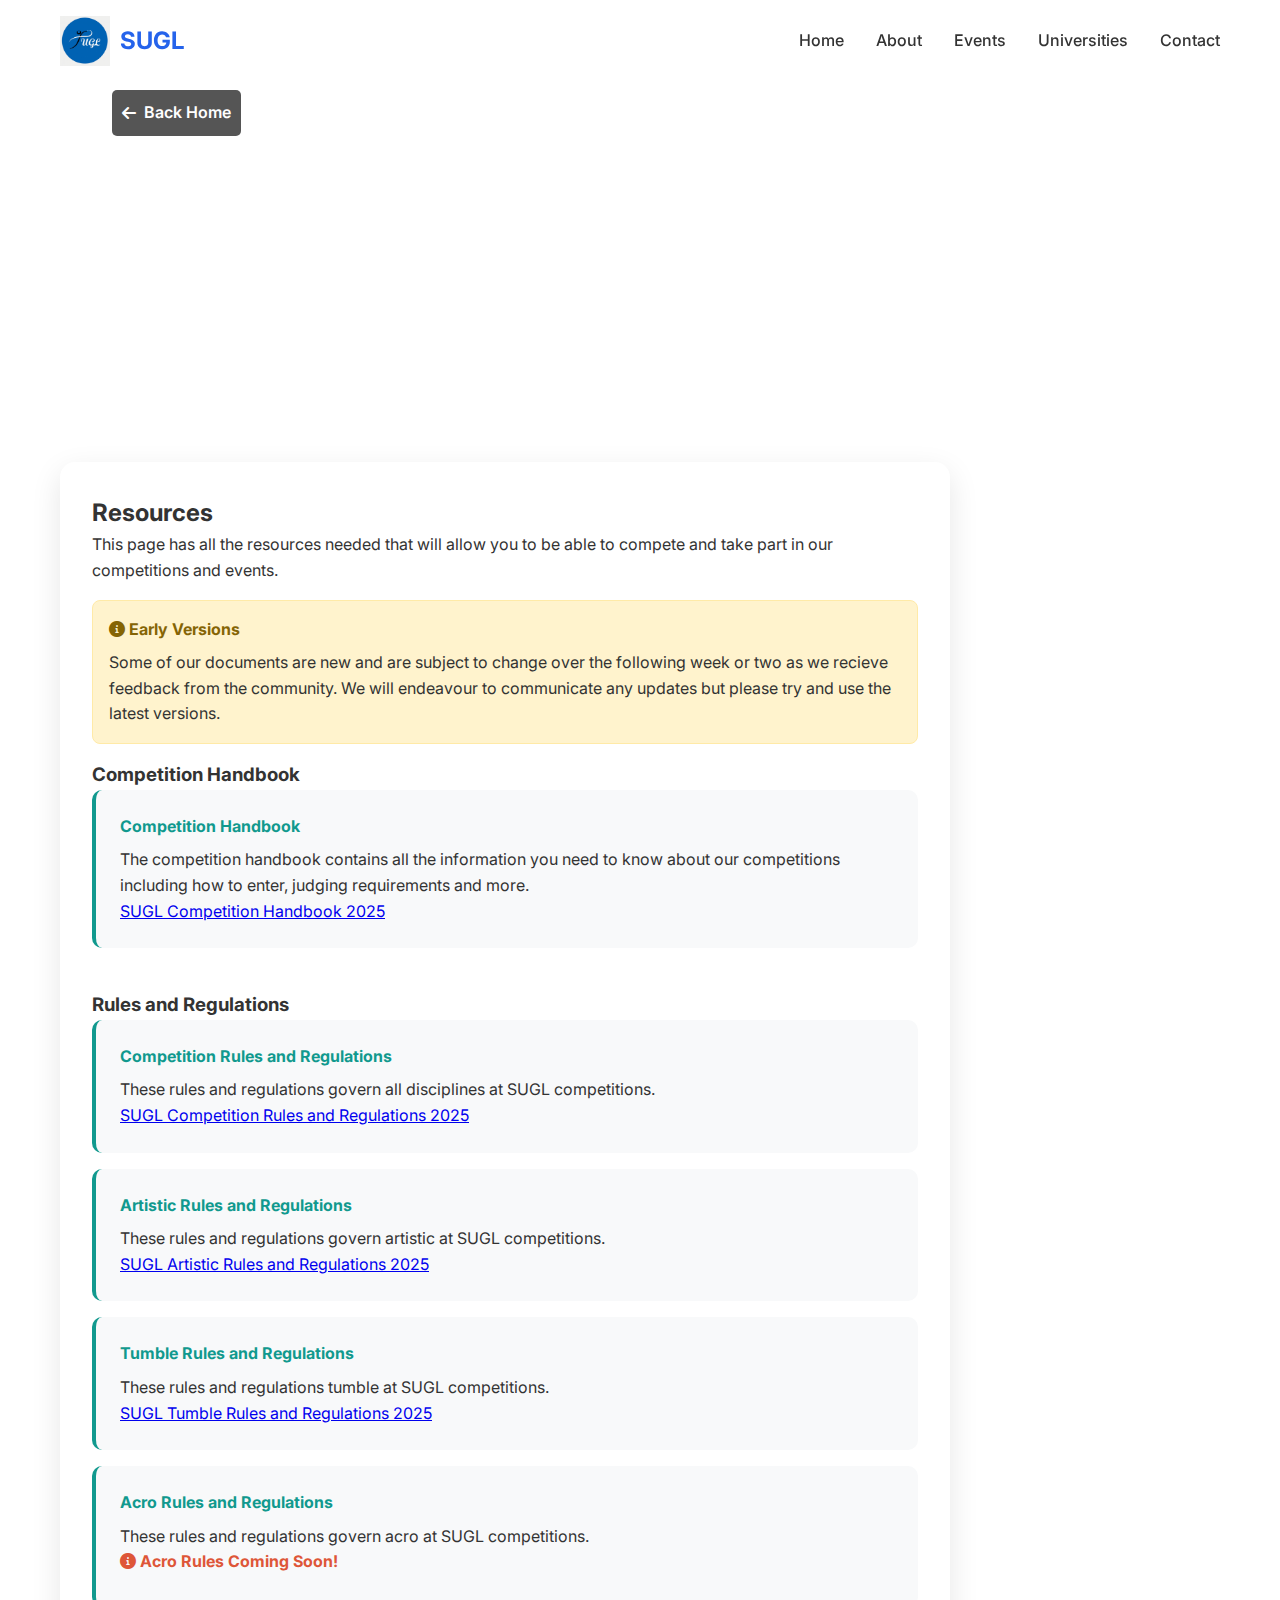
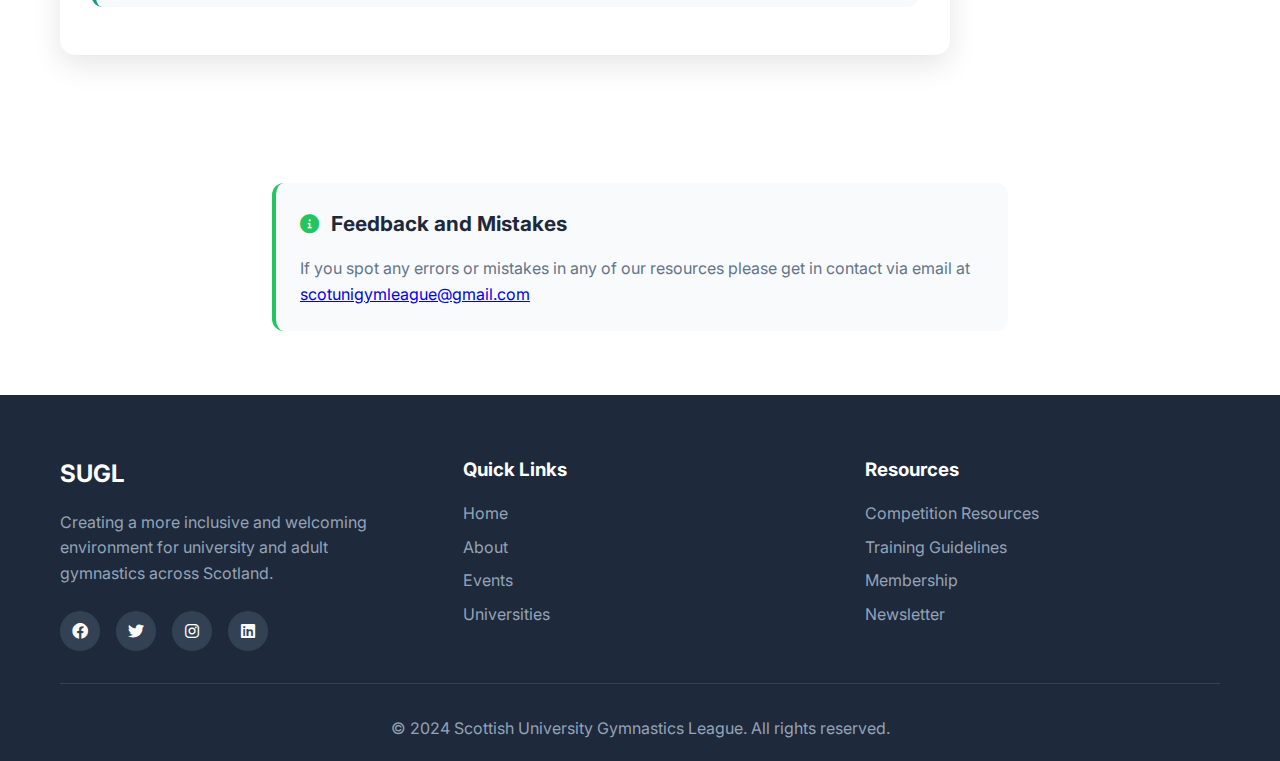
<file: resources/competition-resources.html>
<!DOCTYPE html>
<html lang="en">
<head>
    <meta charset="UTF-8">
    <meta name="viewport" content="width=device-width, initial-scale=1.0">
    <title>SUGL Competition Resources</title>
    <link rel="stylesheet" href="../styles.css">
    <link href="https://fonts.googleapis.com/css2?family=Inter:wght@300;400;500;600;700&display=swap" rel="stylesheet">
    <link rel="stylesheet" href="https://cdnjs.cloudflare.com/ajax/libs/font-awesome/6.0.0/css/all.min.css">
    <style>
        .event-hero {
            background-image: url("https://pxl-v6-stiracuk.terminalfour.net/fit-in/1900x689/filters:quality(88)/filters:format(webp)/prod01/cdn/media/stirling/global-assets/homepage-banner-images/homepage.jpg");
            background-size: cover;
            background-position: center;
            background-repeat: no-repeat;
            color: white;
            padding: 80px 0;
            text-align: center;
        }
        
        .event-hero h1 {
            font-size: 3rem;
            margin-bottom: 1rem;
        }
        
        .back-link {
            display: inline-flex;
            margin-right: 80%;
            margin-top: 10px;
            gap: 0.5rem;
            color: #fff;
            text-decoration: none;
            background-color: #000a;
            padding: 10px;
            border-radius: 5px;
            font-weight: 600;
            margin-bottom: 2rem;
            transition: color 0.3s ease;
        }
        
        .back-link:hover {
            color: #16a34a;
        }

        .resources-content {
            padding: 4rem 0;
        }

        .resources-grid {
            display: grid;
            grid-template-columns: 2fr 0.5fr;
            gap: 3rem;
            margin-top: 2rem;
        }
        
        .resources-details-card {
            background: white;
            padding: 2rem;
            border-radius: 15px;
            box-shadow: 0 10px 30px rgba(0, 0, 0, 0.1);
        }

        .resource-card {
            background: #f8f9fa;
            padding: 1.5rem;
            border-radius: 10px;
            margin-bottom: 1rem;
            border-left: 4px solid #11998e;
        }
        
        .resource-card h4 {
            color: #11998e;
            margin-bottom: 0.5rem;
        }

        .prerequisites {
            background: #fff3cd;
            border: 1px solid #ffeaa7;
            border-radius: 8px;
            padding: 1rem;
            margin: 1rem 0;
        }
        
        .prerequisites h4 {
            color: #856404;
            margin-bottom: 0.5rem;
        }
        
        .feedback-notice-container {
            max-width: 800px;
            margin: 4rem auto;
            padding: 0 2rem;
        }
        
        
        .btn-register {
            background: linear-gradient(135deg, #22c55e 0%, #16a34a 100%);
            color: white;
            padding: 1rem 2rem;
            border: none;
            border-radius: 8px;
            font-size: 1.1rem;
            font-weight: 600;
            cursor: pointer;
            transition: transform 0.3s ease;
            width: 100%;
        }
        
        .btn-register:hover {
            transform: translateY(-2px);
        }
        
        .btn-register:disabled {
            opacity: 0.7;
            cursor: not-allowed;
            transform: none;
        }
        
        .btn-loading {
            display: flex;
            align-items: center;
            justify-content: center;
            gap: 0.5rem;
        }
        
        .fa-spinner {
            animation: spin 1s linear infinite;
        }
        
        @keyframes spin {
            0% { transform: rotate(0deg); }
            100% { transform: rotate(360deg); }
        }
        
        #form-messages {
            animation: fadeIn 0.3s ease-in;
        }
        
        @keyframes fadeIn {
            from { opacity: 0; transform: translateY(-10px); }
            to { opacity: 1; transform: translateY(0); }
        }
        
        .info-section {
            background: #f8fafc;
            padding: 1.5rem;
            border-radius: 12px;
            margin-bottom: 2rem;
            border-left: 4px solid #22c55e;
        }
        
        .info-section h3 {
            color: #1e293b;
            font-size: 1.3rem;
            margin-bottom: 1rem;
            display: flex;
            align-items: center;
            gap: 0.75rem;
        }
        
        .info-section h3 i {
            color: #22c55e;
            font-size: 1.2rem;
        }
        
        .info-section p {
            color: #64748b;
            line-height: 1.6;
            margin: 0;
        }
    </style>
</head>
<body>
    <!-- Navigation -->
    <nav class="navbar">
        <div class="nav-container">
            <div class="nav-logo">
                <img src="../img/LOGO.jpg" alt="SUGL Logo" class="logo-image" style="width: 50px; height: 50px;">
                <span>SUGL</span>
            </div>
            <ul class="nav-menu">
                <li><a href="../index.html#home" class="nav-link">Home</a></li>
                <li><a href="../index.html#about" class="nav-link">About</a></li>
                <li><a href="../index.html#events" class="nav-link">Events</a></li>
                <li><a href="../index.html#universities" class="nav-link">Universities</a></li>
                <li><a href="../index.html#contact" class="nav-link">Contact</a></li>
            </ul>
            <div class="hamburger">
                <span class="bar"></span>
                <span class="bar"></span>
                <span class="bar"></span>
            </div>
        </div>
    </nav>

    <!-- Event Hero -->
    <section class="event-hero">
        <div class="container">
            <a href="..\index.html" class="back-link">
                <i class="fas fa-arrow-left" style="margin: auto;"></i>
                Back Home
            </a>
            <h1>Resources</h1>
            <p>Handbook, Rules & Regulations, etc.</p>
        </div>
    </section>

    <!-- Resources Content -->
    <section class="resources-content">
        <div class="container">
            <div class="resources-grid">
                <div class="resources-details-card">
                    <h2>Resources</h2>
                    <p>This page has all the resources needed that will allow you to be able to compete and take part in our competitions and events.</p>
                    
                    
                    <div class="prerequisites">
                        <h4><i class="fas fa-info-circle"></i> Early Versions</h4>
                        <p>Some of our documents are new and are subject to change over the following week or two as we recieve feedback from the community. We will endeavour to communicate any updates but please try and use the latest versions.</p>
                    </div>

                    <h3>Competition Handbook</h3>
                    <div class="resource-card">
                        <h4>Competition Handbook</h4>
                        The competition handbook contains all the information you need to know about our competitions including how to enter, judging requirements and more.
                        <br>
                        <a href="SUGL-Competition-Handbook-2025.pdf" download>SUGL Competition Handbook 2025</a>
                    </div>

                    <br>
                    
                    <h3>Rules and Regulations</h3>
                    <div class="resource-card">
                        <h4>Competition Rules and Regulations</h4>
                        These rules and regulations govern all disciplines at SUGL competitions.
                        <br>
                        <a href="SUGL-Competition-Rules-and-Regulations-2025.pdf" download>SUGL Competition Rules and Regulations 2025</a>
                    </div>
                    
                    <div class="resource-card">
                        <h4>Artistic Rules and Regulations</h4>
                        These rules and regulations govern artistic at SUGL competitions.
                        <br>
                        <a href="SUGL-Artistic-Rules-and-Regulations-2025.pdf" download>SUGL Artistic Rules and Regulations 2025</a>
                    </div>

                    <div class="resource-card">
                        <h4>Tumble Rules and Regulations</h4>
                        These rules and regulations tumble at SUGL competitions.
                        <br>
                        <a href="SUGL-Tumbling-Rules-and-Regulations-2025.pdf" download>SUGL Tumble Rules and Regulations 2025</a>
                    </div>

                    <div class="resource-card">
                        <h4>Acro Rules and Regulations</h4>
                        These rules and regulations govern acro at SUGL competitions.
                        <br>
                        <h4 style="color: #de5638;"><i class="fas fa-info-circle"></i> Acro Rules Coming Soon!</h4>
                    </div>
                </div>         
            </div>     
        </div>
    </section>

    <!-- Feedback Notice -->
    <section class="feedback-notice-container">
        <div class="info-section">
            <h3><i class="fas fa-info-circle"></i> Feedback and Mistakes</h3>
            <p>If you spot any errors or mistakes in any of our resources please get in contact via email at <a href="mailto:scotunigymleague@gmail.com">scotunigymleague@gmail.com</a></p>
        </div>
        
    </section>

    <!-- Footer -->
    <footer class="footer">
        <div class="container">
            <div class="footer-content">
                <div class="footer-section">
                    <div class="footer-logo">
                        <span>SUGL</span>
                    </div>
                    <p>Creating a more inclusive and welcoming environment for university and adult gymnastics across Scotland.</p>
                    <div class="social-links">
                        <a href="#"><i class="fab fa-facebook"></i></a>
                        <a href="#"><i class="fab fa-twitter"></i></a>
                        <a href="#"><i class="fab fa-instagram"></i></a>
                        <a href="#"><i class="fab fa-linkedin"></i></a>
                    </div>
                </div>
                <div class="footer-section">
                    <h3>Quick Links</h3>
                    <ul>
                        <li><a href="../index.html#home">Home</a></li>
                        <li><a href="../index.html#about">About</a></li>
                        <li><a href="../index.html#events">Events</a></li>
                        <li><a href="../index.html#universities">Universities</a></li>
                    </ul>
                </div>
                <div class="footer-section">
                    <h3>Resources</h3>
                    <ul>
                        <li><a href="#">Competition Resources</a></li>
                        <li><a href="#">Training Guidelines</a></li>
                        <li><a href="#">Membership</a></li>
                        <li><a href="#">Newsletter</a></li>
                    </ul>
                </div>
            </div>
            <div class="footer-bottom">
                <p>&copy; 2024 Scottish University Gymnastics League. All rights reserved.</p>
            </div>
        </div>
    </footer>

    <script src="../script.js"></script>
</body>
</html>
</file>
<file: styles.css>
/* Reset and Base Styles */
* {
    margin: 0;
    padding: 0;
    box-sizing: border-box;
}

body {
    font-family: 'Inter', sans-serif;
    line-height: 1.6;
    color: #333;
    overflow-x: hidden;
}

.container {
    max-width: 1200px;
    margin: 0 auto;
    padding: 0 20px;
}

/* Navigation */
.navbar {
    position: fixed;
    top: 0;
    width: 100%;
    background: rgba(255, 255, 255, 0.95);
    backdrop-filter: blur(10px);
    z-index: 1000;
    padding: 1rem 0;
    transition: all 0.3s ease;
}

.nav-container {
    max-width: 1200px;
    margin: 0 auto;
    padding: 0 20px;
    display: flex;
    justify-content: space-between;
    align-items: center;
}

.nav-logo {
    display: flex;
    align-items: center;
    font-size: 1.5rem;
    font-weight: 700;
    color: #2563eb;
}
.nav-logo span { 
    margin-left: 10px;
}

.nav-logo i {
    margin-right: 0.5rem;
    font-size: 1.8rem;
}

.nav-menu {
    display: flex;
    list-style: none;
    gap: 2rem;
}

.nav-link {
    text-decoration: none;
    color: #333;
    font-weight: 500;
    transition: color 0.3s ease;
    position: relative;
}

.nav-link:hover {
    color: #2563eb;
}

.nav-link::after {
    content: '';
    position: absolute;
    width: 0;
    height: 2px;
    bottom: -5px;
    left: 0;
    background-color: #2563eb;
    transition: width 0.3s ease;
}

.nav-link:hover::after {
    width: 100%;
}

.hamburger {
    display: none;
    flex-direction: column;
    cursor: pointer;
}

.bar {
    width: 25px;
    height: 3px;
    background-color: #333;
    margin: 3px 0;
    transition: 0.3s;
}

/* Hero Section */
.hero {
    min-height: 100vh;
    display: flex;
    align-items: top;
    background: linear-gradient(135deg, #667eea 0%, #764ba2 100%);
    color: white;
    position: relative;
    overflow: hidden;
    background-image: url('./img/hero.jpg');
    background-size: cover;
    background-position: left;
    background-repeat: no-repeat; 
}

.hero::before {
    content: '';
    position: absolute;
    top: 0;
    left: 0;
    right: 0;
    bottom: 0;
    opacity: 0.3;
}

.hero-content {
    margin-top: 10%;
    margin-left: 10%;
    flex: 1;
    max-width: 600px;
    z-index: 2;
    position: relative;
}

.hero h1 {
    font-size: 3.5rem;
    font-weight: 700;
    margin-bottom: 1rem;
    line-height: 1.2;
}

.hero p {
    font-size: 1.2rem;
    margin-bottom: 2rem;
    opacity: 0.9;
}

.hero-buttons {
    display: flex;
    gap: 1rem;
    flex-wrap: wrap;
}

.btn {
    padding: 12px 24px;
    border-radius: 8px;
    text-decoration: none;
    font-weight: 600;
    transition: all 0.3s ease;
    display: inline-block;
    border: none;
    cursor: pointer;
    font-size: 1rem;
}

.btn-primary {
    background: #2563eb;
    color: white;
}

.btn-primary:hover {
    background: #1d4ed8;
    transform: translateY(-2px);
    box-shadow: 0 10px 25px rgba(37, 99, 235, 0.3);
}

.btn-secondary {
    background: transparent;
    color: white;
    border: 2px solid white;
}

.btn-secondary:hover {
    background: white;
    color: #2563eb;
    transform: translateY(-2px);
}

.hero-image {
    flex: 1;
    display: flex;
    justify-content: center;
    align-items: center;
    position: relative;
}

.gymnast-silhouette {
    width: 300px;
    height: 400px;
    background: linear-gradient(45deg, rgba(255, 255, 255, 0.1), rgba(255, 255, 255, 0.2));
    border-radius: 20px;
    position: relative;
    animation: float 6s ease-in-out infinite;
    margin-bottom: 40%;
}

.gymnast-silhouette::before {
    content: '🏴';
    position: absolute;
    top: 50%;
    left: 50%;
    transform: translate(-50%, -50%);
    font-size: 8rem;
    opacity: 0.8;
}

@keyframes float {
    0%, 100% { transform: translateY(0px); }
    50% { transform: translateY(-20px); }
}

/* About Section */
.about {
    padding: 100px 0;
    background: #f8fafc;
}

.inactive {
    pointer-events: none;
}

.about h2 {
    text-align: center;
    font-size: 2.5rem;
    margin-bottom: 3rem;
    color: #1e293b;
}

.about-content {
    display: grid;
    grid-template-columns: 1fr 1fr;
    gap: 4rem;
    align-items: center;
}

.about-text p {
    font-size: 1.1rem;
    margin-bottom: 1.5rem;
    color: #64748b;
    line-height: 1.8;
}

.stats {
    display: grid;
    grid-template-columns: repeat(3, 1fr);
    gap: 2rem;
    margin-top: 3rem;
}

.stat {
    text-align: center;
    padding: 2rem;
    background: white;
    border-radius: 12px;
    box-shadow: 0 4px 6px rgba(0, 0, 0, 0.05);
    transition: transform 0.3s ease;
}

.stat:hover {
    transform: translateY(-5px);
}

.stat h3 {
    font-size: 2.5rem;
    color: #2563eb;
    margin-bottom: 0.5rem;
}

.stat p {
    color: #64748b;
    font-weight: 500;
}

.about-image {
    display: flex;
    justify-content: center;
}

.image-placeholder {
    width: 300px;
    height: 300px;
    background: linear-gradient(135deg, #2563eb, #3b82f6);
    border-radius: 20px;
    display: flex;
    align-items: center;
    justify-content: center;
    color: white;
    font-size: 4rem;
    box-shadow: 0 20px 40px rgba(37, 99, 235, 0.3);
}

/* Events Section */
.events {
    padding: 100px 0;
    background: white;
}

.events h2 {
    text-align: center;
    font-size: 2.5rem;
    margin-bottom: 3rem;
    color: #1e293b;
}

.events-grid {
    display: grid;
    grid-template-columns: repeat(auto-fit, minmax(350px, 1fr));
    gap: 2rem;
}

.event-card {
    background: white;
    border-radius: 16px;
    padding: 2rem;
    box-shadow: 0 10px 30px rgba(0, 0, 0, 0.1);
    transition: all 0.3s ease;
    border: 1px solid #e2e8f0;
    display: flex;
    gap: 1.5rem;
}

.event-card:hover {
    transform: translateY(-10px);
    box-shadow: 0 20px 40px rgba(0, 0, 0, 0.15);
}

.event-date {
    display: flex;
    flex-direction: column;
    align-items: center;
    justify-content: center;
    min-width: 80px;
    padding: 1rem;
    background: linear-gradient(135deg, #2563eb, #3b82f6);
    color: white;
    border-radius: 12px;
    text-align: center;
}

.event-date .month {
    font-size: 0.9rem;
    font-weight: 600;
    opacity: 0.9;
}

.event-date .day {
    font-size: 1.8rem;
    font-weight: 700;
}

.event-details h3 {
    font-size: 1.3rem;
    margin-bottom: 0.5rem;
    color: #1e293b;
}

.event-location {
    color: #64748b;
    margin-bottom: 1rem;
    display: flex;
    align-items: center;
    gap: 0.5rem;
}

.event-description {
    color: #64748b;
    margin-bottom: 1.5rem;
    line-height: 1.6;
}

.event-card-link {
    text-decoration: none;
    color: inherit;
    display: block;
}

.event-card-link:hover {
    text-decoration: none;
    color: inherit;
}

.event-card-link:focus {
    outline: 2px solid #2563eb;
    outline-offset: 2px;
    border-radius: 16px;
}

.event-card-link:hover .event-card {
    transform: translateY(-10px);
    box-shadow: 0 20px 40px rgba(0, 0, 0, 0.15);
}

/* Universities Section */
.universities {
    padding: 100px 0;
    background: #f8fafc;
}

.universities h2 {
    text-align: center;
    font-size: 2.5rem;
    margin-bottom: 3rem;
    color: #1e293b;
}

.universities-grid {
    display: grid;
    grid-template-columns: repeat(auto-fit, minmax(300px, 1fr));
    gap: 2rem;
}

.university-card {
    background: white;
    padding: 2rem;
    border-radius: 16px;
    text-align: center;
    box-shadow: 0 10px 30px rgba(0, 0, 0, 0.1);
    transition: all 0.3s ease;
    border: 1px solid #e2e8f0;
}

.university-card:hover {
    transform: translateY(-5px);
    box-shadow: 0 20px 40px rgba(0, 0, 0, 0.15);
}

.university-logo {
    width: 80px;
    height: 80px;
    background: linear-gradient(135deg, #2563eb, #3b82f6);
    border-radius: 50%;
    display: flex;
    align-items: center;
    justify-content: center;
    margin: 0 auto 1.5rem;
    color: white;
    font-size: 2rem;
}

.university-card h3 {
    font-size: 1.2rem;
    margin-bottom: 0.5rem;
    color: #1e293b;
}

.university-card p {
    color: #64748b;
    font-weight: 500;
}

/* Contact Section */
.contact {
    padding: 100px 0;
    background: white;
}

.contact h2 {
    text-align: center;
    font-size: 2.5rem;
    margin-bottom: 3rem;
    color: #1e293b;
}

.contact-content {
    display: grid;
    grid-template-columns: 1fr 1fr;
    gap: 4rem;
}   

.contact-info {
    display: flex;
    flex-direction: row;
    gap: 2rem;
}

.contact-item {
    width: 33%;
    display: flex;
    align-items: center;
    gap: 1rem;
    padding: 1.5rem;
    background: #f8fafc;
    border-radius: 12px;
    transition: all 0.3s ease;
}

.contact-item:hover {
    background: #e2e8f0;
    transform: translateX(10px);
}

.contact-item i {
    font-size: 1.5rem;
    color: #2563eb;
    width: 40px;
    text-align: center;
}

.contact-item h3 {
    font-size: 1.1rem;
    margin-bottom: 0.25rem;
    color: #1e293b;
}

.contact-item p {
    color: #64748b;
}

.contact-form {
    background: #f8fafc;
    padding: 2rem;
    border-radius: 16px;
}

.form-group {
    margin-bottom: 1.5rem;
}

.form-group input:not([type="checkbox"]),
.form-group textarea {
    width: 100%;
    padding: 12px 16px;
    border: 2px solid #e2e8f0;
    border-radius: 8px;
    font-size: 1rem;
    transition: border-color 0.3s ease;
    font-family: inherit;
}

.form-group input:focus,
.form-group textarea:focus {
    outline: none;
    border-color: #2563eb;
}

.form-group textarea {
    resize: vertical;
    min-height: 120px;
}

/* Footer */
.footer {
    background: #1e293b;
    color: white;
    padding: 60px 0 20px;
}

.footer-content {
    display: grid;
    grid-template-columns: repeat(auto-fit, minmax(250px, 1fr));
    gap: 3rem;
    margin-bottom: 2rem;
}

.footer-logo {
    display: flex;
    align-items: center;
    font-size: 1.5rem;
    font-weight: 700;
    margin-bottom: 1rem;
}

.footer-logo i {
    margin-right: 0.5rem;
    font-size: 1.8rem;
    color: #2563eb;
}

.footer-section p {
    color: #94a3b8;
    margin-bottom: 1.5rem;
    line-height: 1.6;
}

.social-links {
    display: flex;
    gap: 1rem;
}

.social-links a {
    width: 40px;
    height: 40px;
    background: #334155;
    border-radius: 50%;
    display: flex;
    align-items: center;
    justify-content: center;
    color: white;
    text-decoration: none;
    transition: all 0.3s ease;
}

.social-links a:hover {
    background: #2563eb;
    transform: translateY(-2px);
}

.footer-section h3 {
    margin-bottom: 1rem;
    color: white;
}

.footer-section ul {
    list-style: none;
}

.footer-section ul li {
    margin-bottom: 0.5rem;
}

.footer-section ul li a {
    color: #94a3b8;
    text-decoration: none;
    transition: color 0.3s ease;
}

.footer-section ul li a:hover {
    color: #2563eb;
}

.footer-bottom {
    border-top: 1px solid #334155;
    padding-top: 2rem;
    text-align: center;
    color: #94a3b8;
}

/* Responsive Design */
@media (max-width: 768px) {
    .hamburger {
        display: flex;
    }

    .nav-menu {
        position: fixed;
        left: -100%;
        top: 70px;
        flex-direction: column;
        background-color: white;
        width: 100%;
        text-align: center;
        transition: 0.3s;
        box-shadow: 0 10px 27px rgba(0, 0, 0, 0.05);
        padding: 2rem 0;
    }

    .nav-menu.active {
        left: 0;
    }

    .hero {
        flex-direction: column;
        text-align: center;
        padding: 2rem 0;
    }

    .hero h1 {
        font-size: 2.5rem;
    }

    .hero-buttons {
        justify-content: center;
    }

    .about-content {
        grid-template-columns: 1fr;
        gap: 2rem;
    }

    .stats {
        grid-template-columns: 1fr;
    }

    .events-grid {
        grid-template-columns: 1fr;
    }

    .event-card {
        flex-direction: column;
        text-align: center;
    }

    .universities-grid {
        grid-template-columns: 1fr;
    }

    .contact-content {
        grid-template-columns: 1fr;
        gap: 2rem;
    }

    .footer-content {
        grid-template-columns: 1fr;
        text-align: center;
    }
}

@media (max-width: 480px) {
    .hero h1 {
        font-size: 2rem;
    }

    .hero p {
        font-size: 1rem;
    }

    .btn {
        padding: 10px 20px;
        font-size: 0.9rem;
    }

    .container {
        padding: 0 15px;
    }
}

/* Smooth Scrolling */
html {
    scroll-behavior: smooth;
}

/* Loading Animation */
@keyframes fadeInUp {
    from {
        opacity: 0;
        transform: translateY(30px);
    }
    to {
        opacity: 1;
        transform: translateY(0);
    }
}

.hero-content,
.about-content,
.events-grid,
.universities-grid,
.contact-content {
    animation: fadeInUp 0.8s ease-out;
}
</file>
